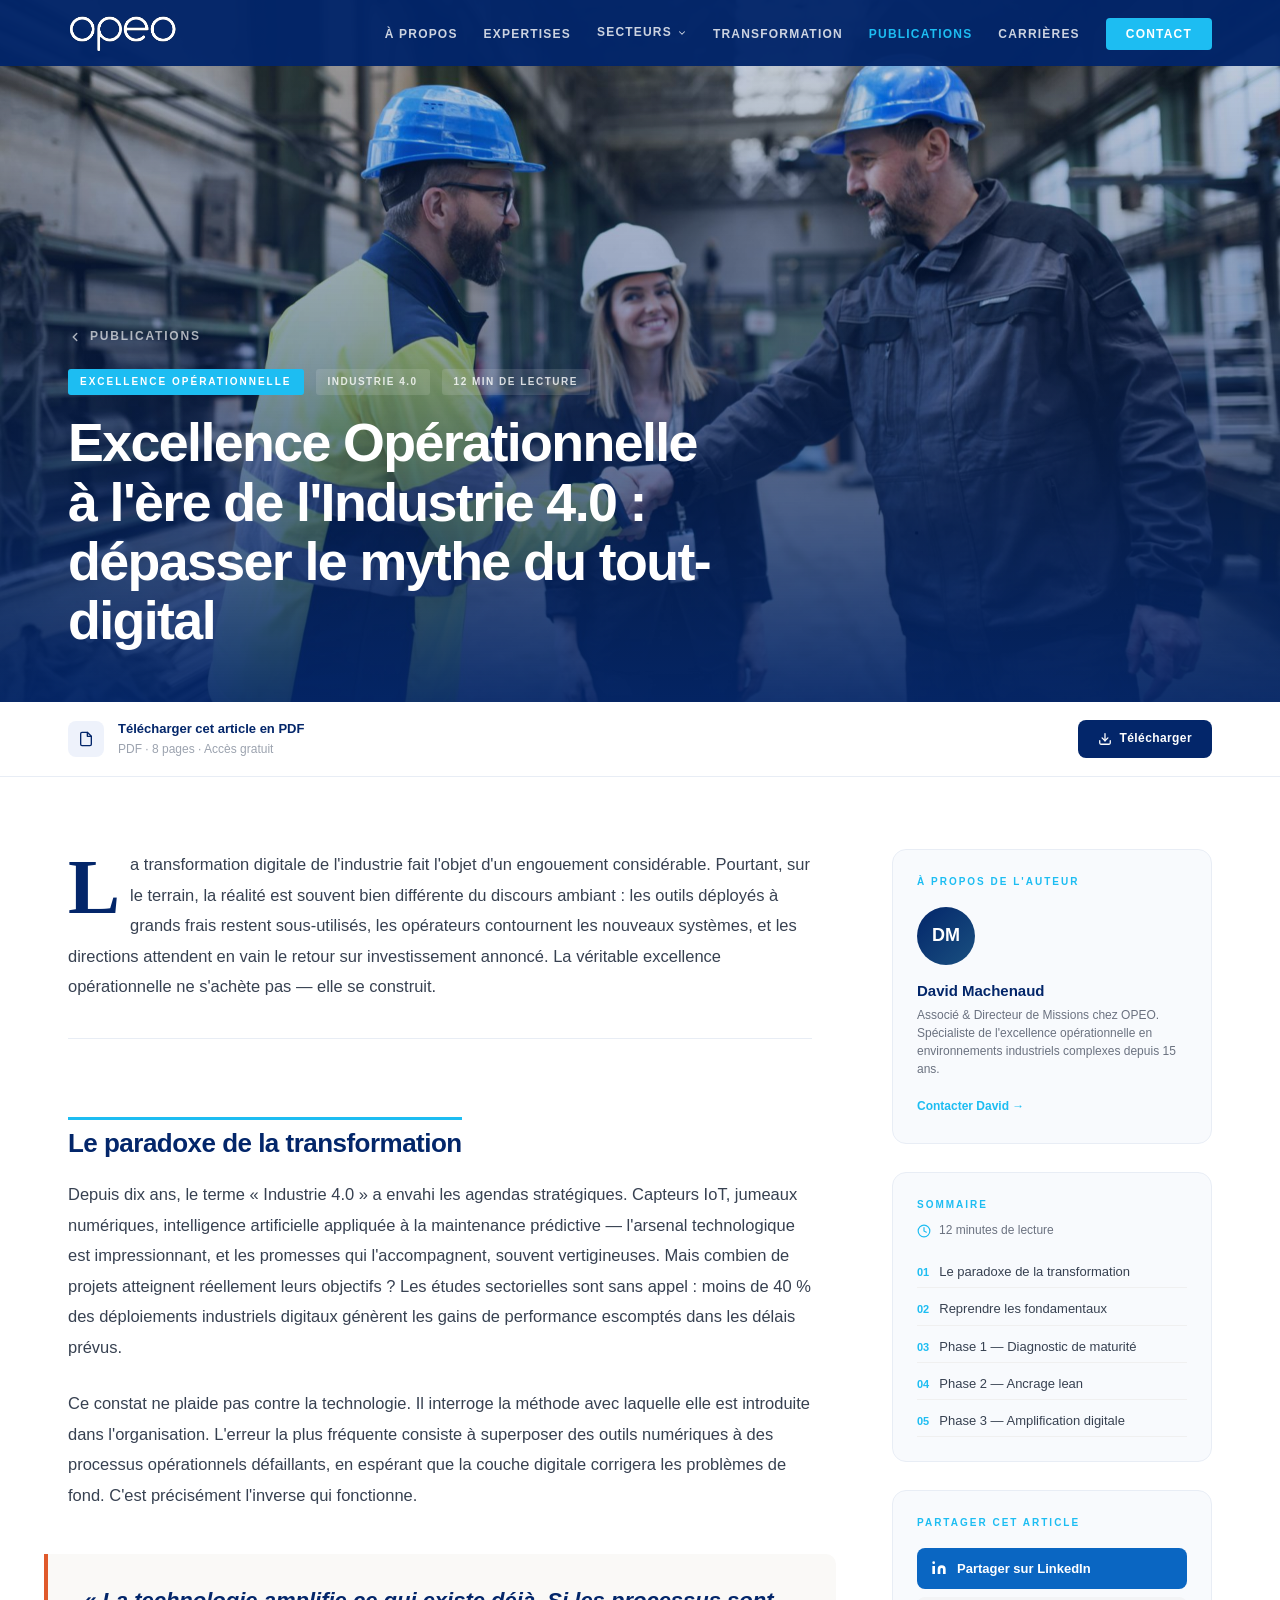
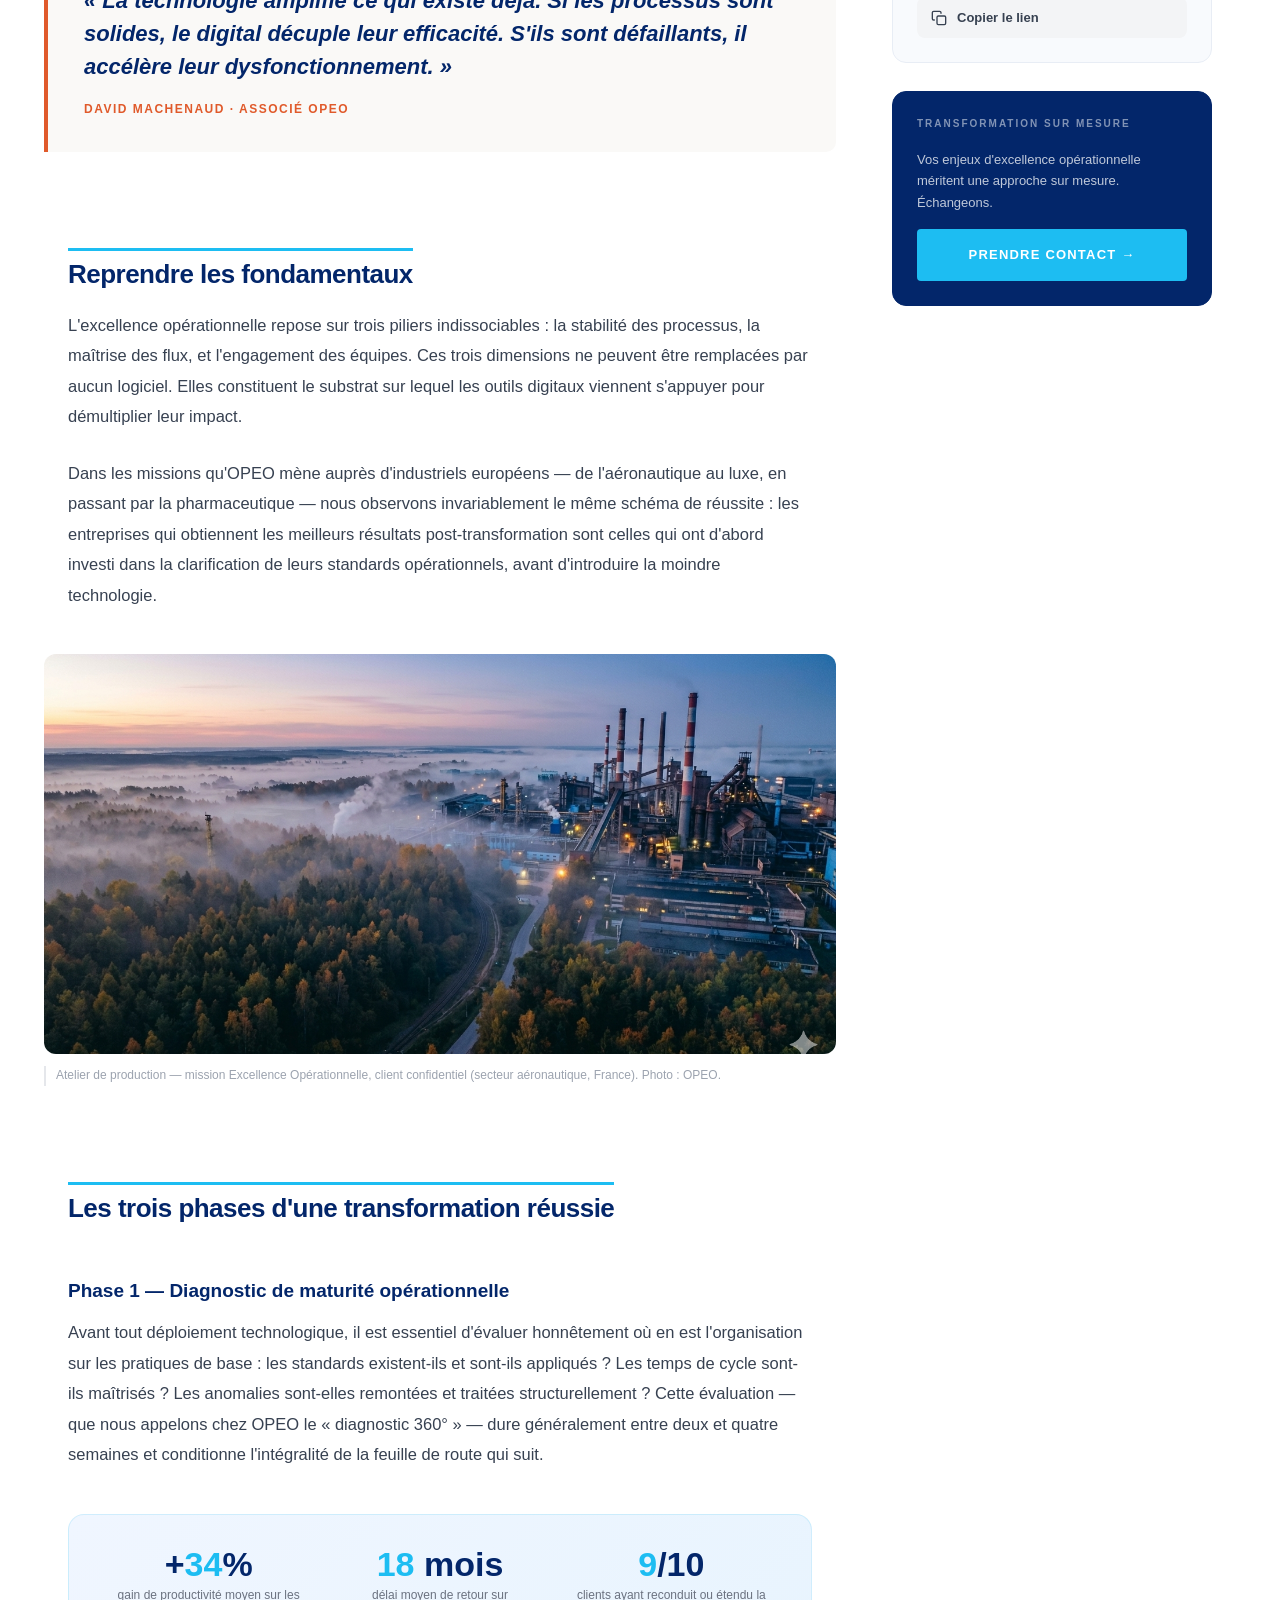
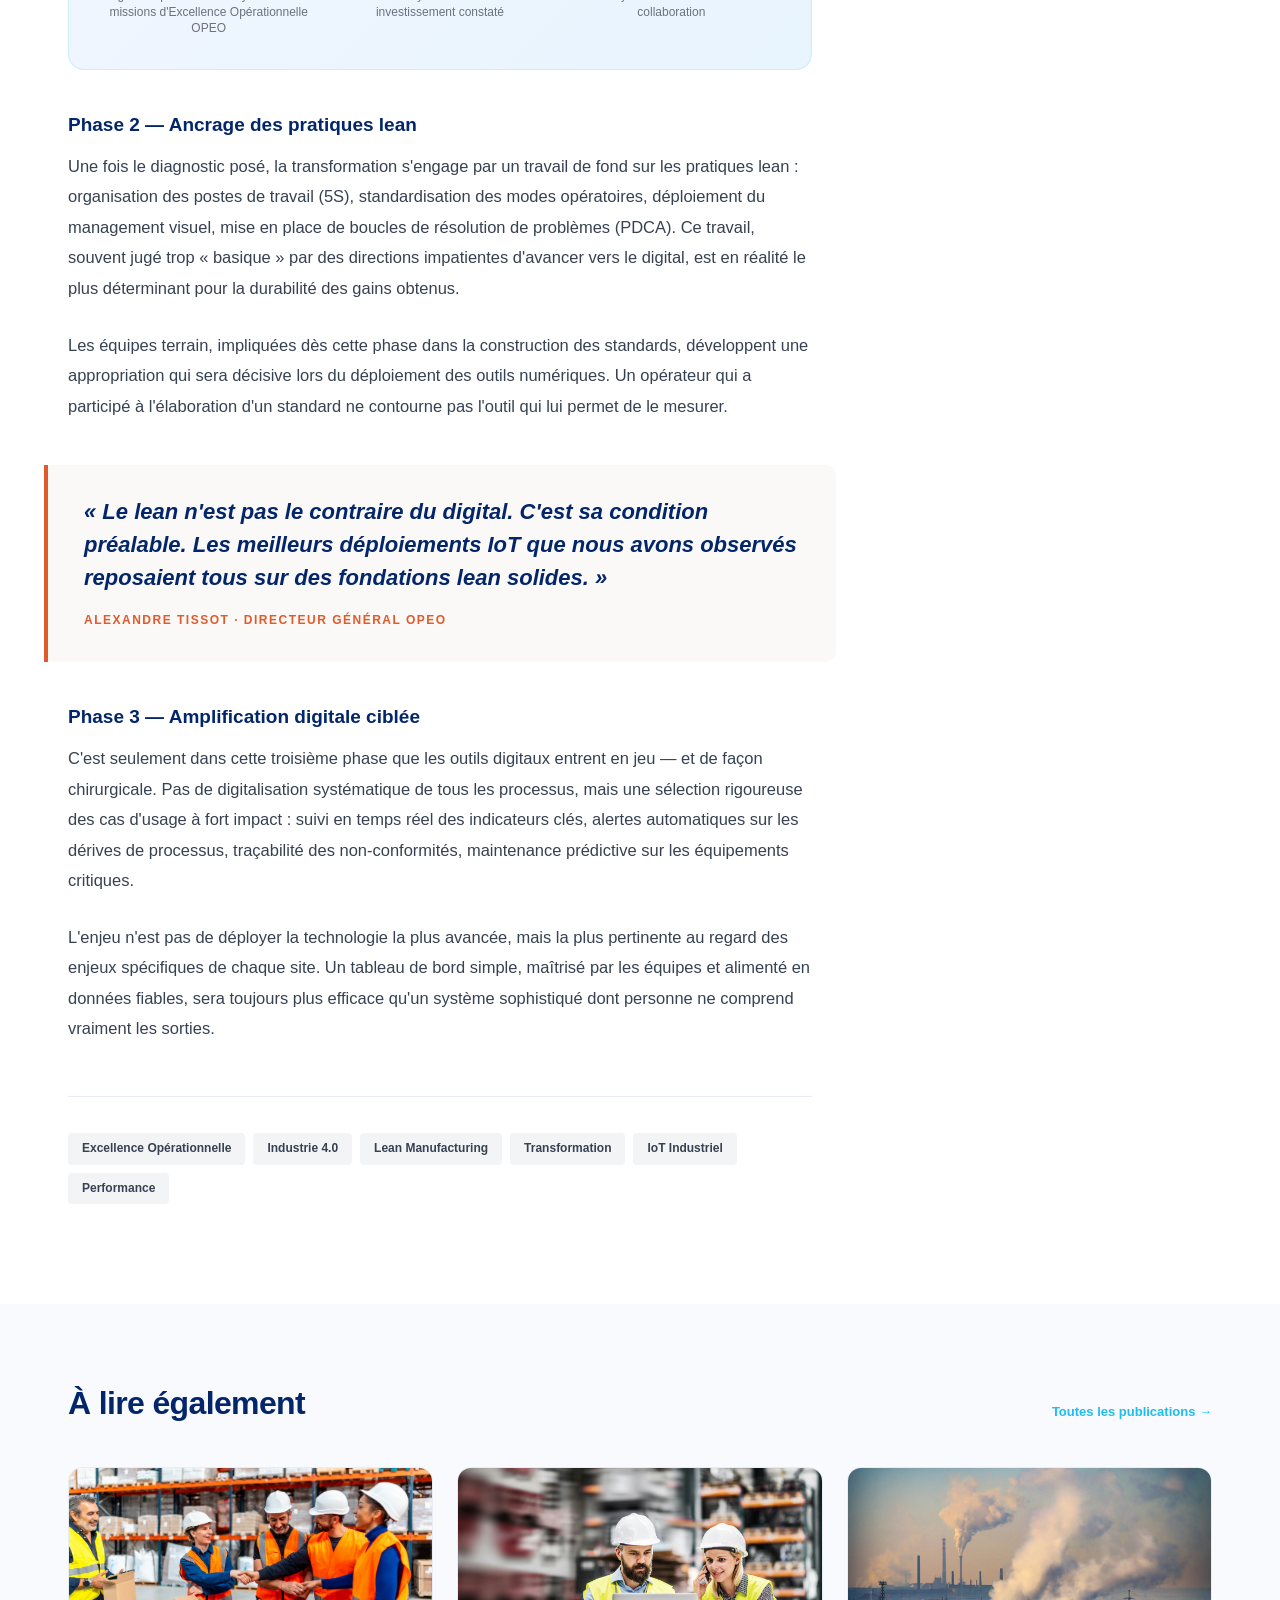
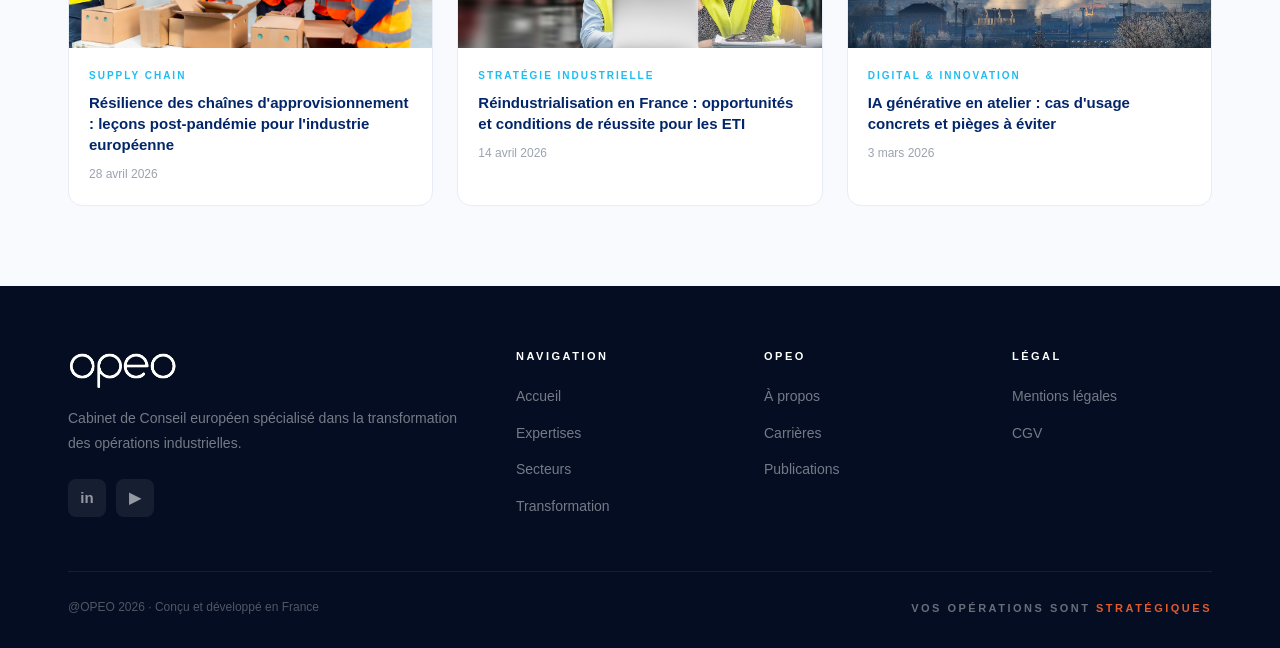
<file: article-example.html>
<!DOCTYPE html>
<html lang="fr">
<head>
  <meta charset="UTF-8"/><meta name="viewport" content="width=device-width,initial-scale=1.0"/>
  <title>Excellence Opérationnelle & Industrie 4.0 — OPEO</title>
  <link rel="stylesheet" href="styles.css"/>
  <style>

    /* ─── Reading Progress Bar ─── */
    #read-progress {
      position: fixed;
      top: 0; left: 0;
      height: 3px;
      width: 0%;
      background: linear-gradient(90deg, var(--cyan), #E05A2B);
      z-index: 9999;
      transition: width .1s linear;
    }

    /* ─── Article Hero ─── */
    .art-hero {
      position: relative;
      height: 78vh;
      min-height: 520px;
      overflow: hidden;
      background: var(--navy);
    }
    .art-hero-img {
      position: absolute;
      inset: 0;
      background: url("publications.jpg") center / cover no-repeat;
      transform-origin: center;
      will-change: transform;
    }
    .art-hero-overlay {
      position: absolute;
      inset: 0;
      background: linear-gradient(
        to top,
        rgba(3,38,106,.92) 0%,
        rgba(3,38,106,.45) 50%,
        rgba(3,38,106,.15) 100%
      );
    }
    .art-hero-content {
      position: absolute;
      bottom: 0; left: 0; right: 0;
      padding: 0 0 52px 0;
    }
    .art-hero-content .container {
      display: grid;
      grid-template-columns: 1fr 380px;
      gap: 40px;
      align-items: end;
    }
    .art-back {
      display: inline-flex;
      align-items: center;
      gap: 8px;
      color: rgba(255,255,255,.65);
      font-size: 12px;
      font-weight: 600;
      letter-spacing: 1.8px;
      text-transform: uppercase;
      text-decoration: none;
      margin-bottom: 22px;
      transition: color .2s;
    }
    .art-back:hover { color: var(--cyan); }
    .art-back svg { width:14px; height:14px; }
    .art-meta-row {
      display: flex;
      align-items: center;
      gap: 12px;
      margin-bottom: 18px;
      flex-wrap: wrap;
    }
    .art-cat {
      background: var(--cyan);
      color: #fff;
      font-size: 10px;
      font-weight: 800;
      letter-spacing: 2px;
      text-transform: uppercase;
      padding: 5px 12px;
      border-radius: 3px;
    }
    .art-cat-secondary {
      background: rgba(255,255,255,.12);
      color: rgba(255,255,255,.8);
      font-size: 10px;
      font-weight: 600;
      letter-spacing: 1.5px;
      text-transform: uppercase;
      padding: 5px 12px;
      border-radius: 3px;
    }
    .art-hero-title {
      color: #fff;
      font-size: clamp(28px, 4.2vw, 54px);
      line-height: 1.1;
      letter-spacing: -0.03em;
      font-weight: 800;
      margin-bottom: 0;
    }
    .art-hero-right {
      display: flex;
      flex-direction: column;
      gap: 18px;
      padding-bottom: 4px;
    }
    .art-stats-grid {
      display: grid;
      grid-template-columns: 1fr 1fr;
      gap: 1px;
      background: rgba(255,255,255,.12);
      border-radius: 10px;
      overflow: hidden;
    }
    .art-stat {
      background: rgba(3,38,106,.55);
      backdrop-filter: blur(12px);
      -webkit-backdrop-filter: blur(12px);
      padding: 16px 18px;
      border: 1px solid rgba(255,255,255,.08);
      box-shadow: inset 0 1px 0 rgba(255,255,255,.07);
    }
    .art-stat-val {
      color: var(--cyan);
      font-size: 22px;
      font-weight: 800;
      line-height: 1;
      margin-bottom: 4px;
    }
    .art-stat-label {
      color: rgba(255,255,255,.55);
      font-size: 11px;
      font-weight: 500;
      line-height: 1.3;
    }
    .art-author-mini {
      display: flex;
      align-items: center;
      gap: 12px;
      background: rgba(3,38,106,.55);
      backdrop-filter: blur(12px);
      -webkit-backdrop-filter: blur(12px);
      border: 1px solid rgba(255,255,255,.08);
      box-shadow: inset 0 1px 0 rgba(255,255,255,.07);
      padding: 14px 16px;
      border-radius: 10px;
    }
    .art-author-ava {
      width: 42px;
      height: 42px;
      border-radius: 50%;
      background: linear-gradient(135deg, var(--navy), #1a3d80);
      border: 2px solid rgba(29,189,242,.4);
      display: flex;
      align-items: center;
      justify-content: center;
      color: #fff;
      font-weight: 800;
      font-size: 14px;
      flex-shrink: 0;
    }
    .art-author-name {
      color: #fff;
      font-size: 13px;
      font-weight: 700;
      margin-bottom: 2px;
    }
    .art-author-role {
      color: rgba(255,255,255,.5);
      font-size: 11px;
    }
    .art-author-date {
      color: rgba(255,255,255,.4);
      font-size: 11px;
      margin-top: 2px;
    }

    /* ─── Article Layout ─── */
    .art-layout {
      background: #fff;
      padding: 72px 0 100px;
    }
    .art-grid {
      display: grid;
      grid-template-columns: 1fr 320px;
      gap: 80px;
      align-items: start;
    }

    /* ─── Article Body ─── */
    .art-body { min-width: 0; }
    .art-intro {
      font-size: 19px;
      line-height: 1.75;
      color: var(--navy);
      font-weight: 500;
      margin-bottom: 36px;
      padding-bottom: 36px;
      border-bottom: 1px solid #e8edf5;
    }
    .art-body p {
      font-size: 16.5px;
      line-height: 1.85;
      color: #374151;
      margin-bottom: 26px;
    }
    .art-body h2 {
      font-size: 26px;
      color: var(--navy);
      font-weight: 800;
      letter-spacing: -0.02em;
      margin: 52px 0 20px;
      padding-top: 8px;
      border-top: 3px solid var(--cyan);
      display: inline-block;
    }
    .art-body h3 {
      font-size: 19px;
      color: var(--navy);
      font-weight: 700;
      margin: 36px 0 14px;
    }

    /* Drop cap */
    .art-intro::first-letter {
      float: left;
      font-size: 78px;
      line-height: .82;
      font-weight: 900;
      color: var(--navy);
      margin-right: 10px;
      margin-top: 6px;
      font-family: Georgia, serif;
    }

    /* Pull quote */
    .pull-quote {
      margin: 44px -24px;
      padding: 30px 36px;
      border-left: 4px solid #E05A2B;
      background: #faf9f7;
      border-radius: 0 10px 10px 0;
    }
    .pull-quote p {
      font-size: 22px !important;
      line-height: 1.5 !important;
      font-style: italic;
      color: var(--navy) !important;
      font-weight: 600;
      margin-bottom: 12px !important;
    }
    .pull-quote cite {
      font-size: 12px;
      font-weight: 700;
      letter-spacing: 1.5px;
      text-transform: uppercase;
      color: #E05A2B;
      font-style: normal;
    }

    /* In-article image */
    .art-figure {
      margin: 44px -24px;
    }
    .art-figure img {
      width: 100%;
      height: 400px;
      object-fit: cover;
      border-radius: 12px;
      display: block;
    }
    .art-figure figcaption {
      margin-top: 12px;
      font-size: 12px;
      color: #9ca3af;
      padding-left: 4px;
      border-left: 2px solid #e5e7eb;
      padding-left: 10px;
    }

    /* Key data callout */
    .art-data-row {
      display: grid;
      grid-template-columns: 1fr 1fr 1fr;
      gap: 16px;
      margin: 44px 0;
      padding: 32px;
      background: linear-gradient(135deg, #f0f6ff 0%, #e8f4fe 100%);
      border-radius: 16px;
      border: 1px solid rgba(29,189,242,.15);
    }
    .art-kpi { text-align: center; }
    .art-kpi-val {
      font-size: 34px;
      font-weight: 900;
      color: var(--navy);
      line-height: 1;
      margin-bottom: 6px;
    }
    .art-kpi-val span { color: var(--cyan); }
    .art-kpi-label {
      font-size: 12px;
      color: #6b7280;
      line-height: 1.4;
    }
    .art-kpi-divider {
      width: 1px;
      background: rgba(3,38,106,.1);
      margin: 0 auto;
      height: 100%;
      display: none;
    }

    /* Tags */
    .art-tags {
      display: flex;
      flex-wrap: wrap;
      gap: 8px;
      margin-top: 52px;
      padding-top: 36px;
      border-top: 1px solid #e8edf5;
    }
    .art-tag {
      background: #f3f4f6;
      color: #374151;
      font-size: 12px;
      font-weight: 600;
      padding: 6px 14px;
      border-radius: 4px;
      text-decoration: none;
      transition: all .2s;
    }
    .art-tag:hover {
      background: var(--navy);
      color: #fff;
    }

    /* ─── Sidebar ─── */
    .art-sidebar {
      position: sticky;
      top: 104px;
      display: flex;
      flex-direction: column;
      gap: 28px;
    }
    .sb-block {
      background: #f8fafd;
      border-radius: 14px;
      padding: 24px;
      border: 1px solid #e8edf5;
    }
    .sb-label {
      font-size: 10px;
      font-weight: 800;
      letter-spacing: 2px;
      text-transform: uppercase;
      color: var(--cyan);
      margin-bottom: 16px;
    }
    .sb-author-ava {
      width: 58px;
      height: 58px;
      border-radius: 50%;
      background: linear-gradient(135deg, var(--navy), #1a5080);
      display: flex;
      align-items: center;
      justify-content: center;
      color: #fff;
      font-weight: 800;
      font-size: 18px;
      margin-bottom: 14px;
    }
    .sb-author-name {
      color: var(--navy);
      font-size: 15px;
      font-weight: 700;
      margin-bottom: 3px;
    }
    .sb-author-role {
      color: #6b7280;
      font-size: 12px;
      line-height: 1.5;
      margin-bottom: 14px;
    }
    .sb-author-link {
      color: var(--cyan);
      font-size: 12px;
      font-weight: 600;
      text-decoration: none;
    }
    /* TOC */
    .sb-toc { list-style: none; padding: 0; margin: 0; display: flex; flex-direction: column; gap: 6px; }
    .sb-toc li a {
      display: flex;
      align-items: flex-start;
      gap: 10px;
      color: #374151;
      font-size: 13px;
      line-height: 1.4;
      text-decoration: none;
      padding: 6px 0;
      border-bottom: 1px solid #f0f0f0;
      transition: color .2s;
    }
    .sb-toc li a:hover { color: var(--navy); }
    .sb-toc li a .toc-num {
      color: var(--cyan);
      font-weight: 700;
      font-size: 11px;
      flex-shrink: 0;
      margin-top: 2px;
    }
    /* Share */
    .sb-share-btns { display: flex; flex-direction: column; gap: 8px; }
    .sb-share-btn {
      display: flex;
      align-items: center;
      gap: 10px;
      padding: 10px 14px;
      border-radius: 8px;
      font-size: 13px;
      font-weight: 600;
      text-decoration: none;
      transition: all .2s;
    }
    .sb-share-btn.li { background: #0a66c2; color: #fff; }
    .sb-share-btn.li:hover { background: #0958a8; }
    .sb-share-btn.cp { background: #f3f4f6; color: #374151; }
    .sb-share-btn.cp:hover { background: #e5e7eb; }
    .sb-share-btn svg { width: 16px; height: 16px; flex-shrink: 0; }
    /* Reading time pill */
    .sb-read-time {
      display: flex;
      align-items: center;
      gap: 8px;
      font-size: 12px;
      color: #6b7280;
      margin-top: -8px;
    }
    .sb-read-time svg { width: 14px; height: 14px; color: var(--cyan); }

    /* ─── Related Articles ─── */
    .art-related {
      background: #f8fafd;
      padding: 80px 0;
    }
    .related-header {
      display: flex;
      align-items: flex-end;
      justify-content: space-between;
      margin-bottom: 44px;
    }
    .related-header h2 {
      font-size: 32px;
      color: var(--navy);
      font-weight: 800;
      letter-spacing: -0.02em;
    }
    .related-header a {
      color: var(--cyan);
      font-size: 13px;
      font-weight: 700;
      text-decoration: none;
    }
    .related-grid {
      display: grid;
      grid-template-columns: 1fr 1fr 1fr;
      gap: 24px;
    }
    .rel-card {
      background: #fff;
      border-radius: 14px;
      overflow: hidden;
      border: 1px solid #e8edf5;
      text-decoration: none;
      display: block;
      transition: transform .25s, box-shadow .25s;
    }
    .rel-card:hover {
      transform: translateY(-4px);
      box-shadow: 0 16px 40px -12px rgba(3,38,106,.12);
    }
    .rel-card-img {
      height: 180px;
      object-fit: cover;
      width: 100%;
      display: block;
    }
    .rel-card-body { padding: 20px; }
    .rel-card-cat {
      font-size: 10px;
      font-weight: 800;
      letter-spacing: 2px;
      text-transform: uppercase;
      color: var(--cyan);
      margin-bottom: 8px;
    }
    .rel-card-title {
      color: var(--navy);
      font-size: 15px;
      font-weight: 700;
      line-height: 1.4;
      margin-bottom: 10px;
    }
    .rel-card-date {
      font-size: 12px;
      color: #9ca3af;
    }

    /* Reveal */
    .reveal { opacity: 0; transform: translateY(28px); transition: opacity .65s cubic-bezier(.16,1,.3,1), transform .65s cubic-bezier(.16,1,.3,1); }
    .reveal.on { opacity: 1; transform: none; }

    /* ─── Responsive ─── */
    @media (max-width: 960px) {
      .art-hero-content .container { grid-template-columns: 1fr; }
      .art-hero-right { display: none; }
      .art-grid { grid-template-columns: 1fr; }
      .art-sidebar { position: static; }
      .related-grid { grid-template-columns: 1fr 1fr; }
      .art-data-row { grid-template-columns: 1fr; gap: 24px; }
      .pull-quote, .art-figure { margin-left: 0; margin-right: 0; }
    }
    @media (max-width: 600px) {
      .related-grid { grid-template-columns: 1fr; }
      .art-hero { height: 60vh; }
      .art-intro::first-letter { font-size: 56px; }
    }

    /* ─── Download Banner ─── */
    .art-dl {
      background: #fff;
      border-bottom: 1px solid #e8edf5;
    }
    .art-dl-inner {
      display: flex;
      align-items: center;
      justify-content: space-between;
      gap: 20px;
      padding: 16px 0;
    }
    .art-dl-left {
      display: flex;
      align-items: center;
      gap: 14px;
    }
    .art-dl-ico {
      width: 36px; height: 36px;
      background: #eef2fb;
      border-radius: 8px;
      display: flex; align-items: center; justify-content: center;
      flex-shrink: 0;
    }
    .art-dl-ico svg { width: 16px; height: 16px; stroke: var(--navy); fill: none; stroke-width: 2; stroke-linecap: round; stroke-linejoin: round; }
    .art-dl-label {
      font-size: 13px;
      font-weight: 600;
      color: var(--navy);
    }
    .art-dl-meta {
      font-size: 12px;
      color: #9ca3af;
      margin-top: 1px;
    }
    .art-dl-btn {
      display: inline-flex;
      align-items: center;
      gap: 8px;
      background: var(--navy);
      color: #fff;
      padding: 9px 20px;
      border-radius: 8px;
      font-size: 12px;
      font-weight: 700;
      letter-spacing: .4px;
      text-decoration: none;
      white-space: nowrap;
      flex-shrink: 0;
      transition: background .2s;
    }
    .art-dl-btn:hover { background: var(--cyan); }
    .art-dl-btn svg { width: 14px; height: 14px; stroke: currentColor; fill: none; stroke-width: 2.2; stroke-linecap: round; stroke-linejoin: round; }
    @media (max-width: 600px) {
      .art-dl-inner { flex-wrap: wrap; }
      .art-dl-meta { display: none; }
    }
  </style>
</head>
<body>

<!-- Reading progress -->
<div id="read-progress"></div>

<!-- Mobile menu -->
<div class="mob-menu" id="mobMenu">
  <button class="mob-close" onclick="closeMob()">✕</button>
  <a href="index.html">Accueil</a><a href="a-propos.html">À propos</a>
  <a href="expertises.html">Expertises</a><a href="secteurs.html">Secteurs</a>
  <a href="transformation.html">Transformation</a><a href="publications.html" class="active">Publications</a>
  <a href="carrieres.html">Carrières</a><a href="contact.html">Contact</a>
  <div class="mob-lang-switch"><button class="lang-btn active">FR</button><button class="lang-btn" onclick="checkEnLang()">EN</button></div>
</div>

<!-- Navbar -->
<nav class="navbar solid">
  <div class="container"><div class="nav-inner">
    <a href="index.html" class="nav-logo-link"><img src="logo-official.svg" class="nav-logo-img" alt="OPEO" /></a>
    <ul class="nav-links">
      <li><a href="a-propos.html">À propos</a></li>
      <li><a href="expertises.html">Expertises</a></li>
      <li class="has-drop"><a href="secteurs.html">Secteurs <svg class="drop-chevron" viewBox="0 0 24 24" fill="none" stroke="currentColor" stroke-width="2.5" stroke-linecap="round" stroke-linejoin="round"><polyline points="6 9 12 15 18 9"/></svg></a><div class="nav-drop nav-drop-wide nav-drop-sec"><div class="mega-header"><span class="mega-label">Nos Secteurs</span></div><div class="drop-grid drop-grid-2"><a href="secteur-luxe.html" class="drop-card"><span class="drop-card-title">Luxe</span></a><a href="secteur-process.html" class="drop-card"><span class="drop-card-title">Industrie de Process</span></a><a href="secteur-aeronautique.html" class="drop-card"><span class="drop-card-title">Aéronautique & Défense</span></a><a href="secteur-pharma.html" class="drop-card"><span class="drop-card-title">Pharma & Santé</span></a></div></div></li>
      <li><a href="transformation.html">Transformation</a></li>
      <li><a href="publications.html" class="active">Publications</a></li>
      <li><a href="carrieres.html">Carrières</a></li>
      <li><a href="contact.html" class="cta-link">Contact</a></li>
    </ul>
  </div></div>
</nav>

<!-- ─── ARTICLE HERO ─── -->
<section class="art-hero">
  <div class="art-hero-img" id="heroParallax"></div>
  <div class="art-hero-overlay"></div>
  <div class="art-hero-content">
    <div class="container">
      <div>
        <a href="publications.html" class="art-back">
          <svg viewBox="0 0 24 24" fill="none" stroke="currentColor" stroke-width="2.5" stroke-linecap="round" stroke-linejoin="round"><polyline points="15 18 9 12 15 6"/></svg>
          Publications
        </a>
        <div class="art-meta-row">
          <span class="art-cat">Excellence Opérationnelle</span>
          <span class="art-cat-secondary">Industrie 4.0</span>
          <span class="art-cat-secondary">12 min de lecture</span>
        </div>
        <h1 class="art-hero-title">Excellence Opérationnelle<br>à l'ère de l'Industrie 4.0 :<br>dépasser le mythe du tout-digital</h1>
      </div>
    </div>
  </div>
</section>

<!-- ─── DOWNLOAD BANNER ─── -->
<section class="art-dl">
  <div class="container">
    <div class="art-dl-inner">
      <div class="art-dl-left">
        <div class="art-dl-ico">
          <svg viewBox="0 0 24 24"><path d="M14 2H6a2 2 0 0 0-2 2v16a2 2 0 0 0 2 2h12a2 2 0 0 0 2-2V8z"/><polyline points="14 2 14 8 20 8"/></svg>
        </div>
        <div>
          <div class="art-dl-label">Télécharger cet article en PDF</div>
          <div class="art-dl-meta">PDF · 8 pages · Accès gratuit</div>
        </div>
      </div>
      <a href="#" class="art-dl-btn" download>
        <svg viewBox="0 0 24 24"><path d="M21 15v4a2 2 0 0 1-2 2H5a2 2 0 0 1-2-2v-4"/><polyline points="7 10 12 15 17 10"/><line x1="12" y1="15" x2="12" y2="3"/></svg>
        Télécharger
      </a>
    </div>
  </div>
</section>

<!-- ─── ARTICLE BODY ─── -->
<section class="art-layout">
  <div class="container">
    <div class="art-grid">

      <!-- Main content -->
      <article class="art-body">

        <p class="art-intro reveal">
          La transformation digitale de l'industrie fait l'objet d'un engouement considérable. Pourtant, sur le terrain, la réalité est souvent bien différente du discours ambiant : les outils déployés à grands frais restent sous-utilisés, les opérateurs contournent les nouveaux systèmes, et les directions attendent en vain le retour sur investissement annoncé. La véritable excellence opérationnelle ne s'achète pas — elle se construit.
        </p>

        <h2 class="reveal">Le paradoxe de la transformation</h2>

        <p class="reveal">Depuis dix ans, le terme « Industrie 4.0 » a envahi les agendas stratégiques. Capteurs IoT, jumeaux numériques, intelligence artificielle appliquée à la maintenance prédictive — l'arsenal technologique est impressionnant, et les promesses qui l'accompagnent, souvent vertigineuses. Mais combien de projets atteignent réellement leurs objectifs ? Les études sectorielles sont sans appel : moins de 40 % des déploiements industriels digitaux génèrent les gains de performance escomptés dans les délais prévus.</p>

        <p class="reveal">Ce constat ne plaide pas contre la technologie. Il interroge la méthode avec laquelle elle est introduite dans l'organisation. L'erreur la plus fréquente consiste à superposer des outils numériques à des processus opérationnels défaillants, en espérant que la couche digitale corrigera les problèmes de fond. C'est précisément l'inverse qui fonctionne.</p>

        <div class="pull-quote reveal">
          <p>« La technologie amplifie ce qui existe déjà. Si les processus sont solides, le digital décuple leur efficacité. S'ils sont défaillants, il accélère leur dysfonctionnement. »</p>
          <cite>David Machenaud · Associé OPEO</cite>
        </div>

        <h2 class="reveal">Reprendre les fondamentaux</h2>

        <p class="reveal">L'excellence opérationnelle repose sur trois piliers indissociables : la stabilité des processus, la maîtrise des flux, et l'engagement des équipes. Ces trois dimensions ne peuvent être remplacées par aucun logiciel. Elles constituent le substrat sur lequel les outils digitaux viennent s'appuyer pour démultiplier leur impact.</p>

        <p class="reveal">Dans les missions qu'OPEO mène auprès d'industriels européens — de l'aéronautique au luxe, en passant par la pharmaceutique — nous observons invariablement le même schéma de réussite : les entreprises qui obtiennent les meilleurs résultats post-transformation sont celles qui ont d'abord investi dans la clarification de leurs standards opérationnels, avant d'introduire la moindre technologie.</p>

        <figure class="art-figure reveal">
          <img src="banniere-publications.jpg" alt="Atelier industriel — excellence opérationnelle">
          <figcaption>Atelier de production — mission Excellence Opérationnelle, client confidentiel (secteur aéronautique, France). Photo : OPEO.</figcaption>
        </figure>

        <h2 class="reveal">Les trois phases d'une transformation réussie</h2>

        <h3 class="reveal">Phase 1 — Diagnostic de maturité opérationnelle</h3>

        <p class="reveal">Avant tout déploiement technologique, il est essentiel d'évaluer honnêtement où en est l'organisation sur les pratiques de base : les standards existent-ils et sont-ils appliqués ? Les temps de cycle sont-ils maîtrisés ? Les anomalies sont-elles remontées et traitées structurellement ? Cette évaluation — que nous appelons chez OPEO le « diagnostic 360° » — dure généralement entre deux et quatre semaines et conditionne l'intégralité de la feuille de route qui suit.</p>

        <div class="art-data-row reveal">
          <div class="art-kpi">
            <div class="art-kpi-val">+<span>34</span>%</div>
            <div class="art-kpi-label">gain de productivité moyen sur les missions d'Excellence Opérationnelle OPEO</div>
          </div>
          <div class="art-kpi">
            <div class="art-kpi-val"><span>18</span> mois</div>
            <div class="art-kpi-label">délai moyen de retour sur investissement constaté</div>
          </div>
          <div class="art-kpi">
            <div class="art-kpi-val"><span>9</span>/10</div>
            <div class="art-kpi-label">clients ayant reconduit ou étendu la collaboration</div>
          </div>
        </div>

        <h3 class="reveal">Phase 2 — Ancrage des pratiques lean</h3>

        <p class="reveal">Une fois le diagnostic posé, la transformation s'engage par un travail de fond sur les pratiques lean : organisation des postes de travail (5S), standardisation des modes opératoires, déploiement du management visuel, mise en place de boucles de résolution de problèmes (PDCA). Ce travail, souvent jugé trop « basique » par des directions impatientes d'avancer vers le digital, est en réalité le plus déterminant pour la durabilité des gains obtenus.</p>

        <p class="reveal">Les équipes terrain, impliquées dès cette phase dans la construction des standards, développent une appropriation qui sera décisive lors du déploiement des outils numériques. Un opérateur qui a participé à l'élaboration d'un standard ne contourne pas l'outil qui lui permet de le mesurer.</p>

        <div class="pull-quote reveal">
          <p>« Le lean n'est pas le contraire du digital. C'est sa condition préalable. Les meilleurs déploiements IoT que nous avons observés reposaient tous sur des fondations lean solides. »</p>
          <cite>Alexandre Tissot · Directeur Général OPEO</cite>
        </div>

        <h3 class="reveal">Phase 3 — Amplification digitale ciblée</h3>

        <p class="reveal">C'est seulement dans cette troisième phase que les outils digitaux entrent en jeu — et de façon chirurgicale. Pas de digitalisation systématique de tous les processus, mais une sélection rigoureuse des cas d'usage à fort impact : suivi en temps réel des indicateurs clés, alertes automatiques sur les dérives de processus, traçabilité des non-conformités, maintenance prédictive sur les équipements critiques.</p>

        <p class="reveal">L'enjeu n'est pas de déployer la technologie la plus avancée, mais la plus pertinente au regard des enjeux spécifiques de chaque site. Un tableau de bord simple, maîtrisé par les équipes et alimenté en données fiables, sera toujours plus efficace qu'un système sophistiqué dont personne ne comprend vraiment les sorties.</p>

        <div class="art-tags">
          <a href="#" class="art-tag">Excellence Opérationnelle</a>
          <a href="#" class="art-tag">Industrie 4.0</a>
          <a href="#" class="art-tag">Lean Manufacturing</a>
          <a href="#" class="art-tag">Transformation</a>
          <a href="#" class="art-tag">IoT Industriel</a>
          <a href="#" class="art-tag">Performance</a>
        </div>

      </article>

      <!-- Sidebar -->
      <aside class="art-sidebar">

        <div class="sb-block reveal" data-d="1">
          <div class="sb-label">À propos de l'auteur</div>
          <div class="sb-author-ava">DM</div>
          <div class="sb-author-name">David Machenaud</div>
          <div class="sb-author-role">Associé & Directeur de Missions chez OPEO. Spécialiste de l'excellence opérationnelle en environnements industriels complexes depuis 15 ans.</div>
          <a href="contact.html" class="sb-author-link">Contacter David →</a>
        </div>

        <div class="sb-block reveal" data-d="2">
          <div class="sb-label">Sommaire</div>
          <div class="sb-read-time">
            <svg viewBox="0 0 24 24" fill="none" stroke="currentColor" stroke-width="2" stroke-linecap="round" stroke-linejoin="round"><circle cx="12" cy="12" r="10"/><polyline points="12 6 12 12 16 14"/></svg>
            12 minutes de lecture
          </div>
          <ul class="sb-toc" style="margin-top:16px;">
            <li><a href="#"><span class="toc-num">01</span> Le paradoxe de la transformation</a></li>
            <li><a href="#"><span class="toc-num">02</span> Reprendre les fondamentaux</a></li>
            <li><a href="#"><span class="toc-num">03</span> Phase 1 — Diagnostic de maturité</a></li>
            <li><a href="#"><span class="toc-num">04</span> Phase 2 — Ancrage lean</a></li>
            <li><a href="#"><span class="toc-num">05</span> Phase 3 — Amplification digitale</a></li>
          </ul>
        </div>

        <div class="sb-block reveal" data-d="3">
          <div class="sb-label">Partager cet article</div>
          <div class="sb-share-btns">
            <a href="https://www.linkedin.com/company/opeo/" target="_blank" class="sb-share-btn li">
              <svg viewBox="0 0 24 24" fill="currentColor"><path d="M16 8a6 6 0 0 1 6 6v7h-4v-7a2 2 0 0 0-2-2 2 2 0 0 0-2 2v7h-4v-7a6 6 0 0 1 6-6z"/><rect x="2" y="9" width="4" height="12"/><circle cx="4" cy="4" r="2"/></svg>
              Partager sur LinkedIn
            </a>
            <a href="#" class="sb-share-btn cp" onclick="navigator.clipboard.writeText(window.location.href);this.textContent='Lien copié !';setTimeout(()=>this.innerHTML='<svg viewBox=\'0 0 24 24\' fill=\'none\' stroke=\'currentColor\' stroke-width=\'2\' stroke-linecap=\'round\' stroke-linejoin=\'round\'><rect x=\'9\' y=\'9\' width=\'13\' height=\'13\' rx=\'2\' ry=\'2\'/><path d=\'M5 15H4a2 2 0 0 1-2-2V4a2 2 0 0 1 2-2h9a2 2 0 0 1 2 2v1\'/></svg> Copier le lien',2000);return false;">
              <svg viewBox="0 0 24 24" fill="none" stroke="currentColor" stroke-width="2" stroke-linecap="round" stroke-linejoin="round"><rect x="9" y="9" width="13" height="13" rx="2" ry="2"/><path d="M5 15H4a2 2 0 0 1-2-2V4a2 2 0 0 1 2-2h9a2 2 0 0 1 2 2v1"/></svg>
              Copier le lien
            </a>
          </div>
        </div>

        <div class="sb-block reveal" data-d="4" style="background:var(--navy);border-color:var(--navy);">
          <div class="sb-label" style="color:rgba(255,255,255,.5);">Transformation sur mesure</div>
          <p style="color:rgba(255,255,255,.75);font-size:13px;line-height:1.65;margin:0 0 16px;">Vos enjeux d'excellence opérationnelle méritent une approche sur mesure. Échangeons.</p>
          <a href="contact.html" class="btn btn-cyan" style="display:block;text-align:center;font-size:13px;">Prendre contact →</a>
        </div>

      </aside>
    </div>
  </div>
</section>

<!-- ─── RELATED ARTICLES ─── -->
<section class="art-related">
  <div class="container">
    <div class="related-header reveal">
      <h2>À lire également</h2>
      <a href="publications.html">Toutes les publications →</a>
    </div>
    <div class="related-grid">
      <a href="#" class="rel-card reveal">
        <img class="rel-card-img" src="photo expertise.jpg" alt="Supply Chain">
        <div class="rel-card-body">
          <div class="rel-card-cat">Supply Chain</div>
          <div class="rel-card-title">Résilience des chaînes d'approvisionnement : leçons post-pandémie pour l'industrie européenne</div>
          <div class="rel-card-date">28 avril 2026</div>
        </div>
      </a>
      <a href="#" class="rel-card reveal" data-d="1">
        <img class="rel-card-img" src="mission-bg.jpg" alt="Stratégie">
        <div class="rel-card-body">
          <div class="rel-card-cat">Stratégie Industrielle</div>
          <div class="rel-card-title">Réindustrialisation en France : opportunités et conditions de réussite pour les ETI</div>
          <div class="rel-card-date">14 avril 2026</div>
        </div>
      </a>
      <a href="#" class="rel-card reveal" data-d="2">
        <img class="rel-card-img" src="hero-bg.jpg" alt="Digital">
        <div class="rel-card-body">
          <div class="rel-card-cat">Digital &amp; Innovation</div>
          <div class="rel-card-title">IA générative en atelier : cas d'usage concrets et pièges à éviter</div>
          <div class="rel-card-date">3 mars 2026</div>
        </div>
      </a>
    </div>
  </div>
</section>

<!-- ─── FOOTER ─── -->
<footer class="footer"><div class="container">
  <div class="footer-grid">
    <div class="footer-brand"><a href="index.html" class="nav-logo-link"><img src="logo-official.svg" class="nav-logo-img" alt="OPEO" /></a><p>Cabinet de Conseil européen spécialisé dans la transformation des opérations industrielles.</p><div class="footer-socials"><a href="https://www.linkedin.com/company/opeo/" target="_blank" class="soc-link">in</a><a href="https://www.youtube.com/channel/UCHxWDzGkSoEmFhDaU6nbsCg" target="_blank" class="soc-link">▶</a></div></div>
    <div class="footer-col"><h4>Navigation</h4><ul class="footer-nav"><li><a href="index.html">Accueil</a></li><li><a href="expertises.html">Expertises</a></li><li><a href="secteurs.html">Secteurs</a></li><li><a href="transformation.html">Transformation</a></li></ul></div>
    <div class="footer-col"><h4>OPEO</h4><ul class="footer-nav"><li><a href="a-propos.html">À propos</a></li><li><a href="carrieres.html">Carrières</a></li><li><a href="publications.html">Publications</a></li></ul></div>
    <div class="footer-col"><h4>Légal</h4><ul class="footer-nav"><li><a href="mentions-legales.html">Mentions légales</a></li><li><a href="https://opeo.consulting" target="_blank">CGV</a></li></ul></div>
  </div>
  <div class="footer-bottom"><p>@OPEO 2026 · Conçu et développé en France</p><div class="footer-tagline">Vos Opérations sont <em>Stratégiques</em></div></div>
</div></footer>

<script>
/* ── Nav ── */
function openMob(){document.getElementById('mobMenu').classList.add('open');}
function closeMob(){document.getElementById('mobMenu').classList.remove('open');}

/* ── Reading progress ── */
const prog = document.getElementById('read-progress');
window.addEventListener('scroll', () => {
  const doc = document.documentElement;
  const scrolled = doc.scrollTop || document.body.scrollTop;
  const total = doc.scrollHeight - doc.clientHeight;
  prog.style.width = (scrolled / total * 100) + '%';
}, { passive: true });

/* ── Hero parallax ── */
const heroImg = document.getElementById('heroParallax');
window.addEventListener('scroll', () => {
  const y = window.scrollY;
  heroImg.style.transform = 'translateY(' + (y * 0.35) + 'px)';
}, { passive: true });

/* ── Scroll reveal ── */
const revObs = new IntersectionObserver(e => e.forEach(x => {
  if (x.isIntersecting) {
    const d = x.target.dataset.d ? parseFloat(x.target.dataset.d) * 80 : 0;
    setTimeout(() => {
      x.target.classList.add('on');
    }, d);
    revObs.unobserve(x.target);
  }
}), { threshold: 0.1 });
document.querySelectorAll('.reveal').forEach(el => revObs.observe(el));
</script>

<!-- LANG MODAL -->
<div class="lang-modal-overlay" id="langModal" onclick="closeLangModal()">
  <div class="lang-modal" onclick="event.stopPropagation()">
    <button class="lang-modal-close" onclick="closeLangModal()" aria-label="Fermer">&#x2715;</button>
    <div class="lang-modal-ico">
      <svg viewBox="0 0 24 24"><circle cx="12" cy="12" r="10"/><line x1="2" y1="12" x2="22" y2="12"/><path d="M12 2a15.3 15.3 0 0 1 4 10 15.3 15.3 0 0 1-4 10 15.3 15.3 0 0 1-4-10 15.3 15.3 0 0 1 4-10z"/></svg>
    </div>
    <div class="lang-modal-kicker">EN &middot; English</div>
    <h3>Version anglaise<br>en pr&eacute;paration</h3>
    <p>Nous travaillons &agrave; la traduction de l&rsquo;ensemble de nos contenus en anglais. Revenez bient&ocirc;t.</p>
    <a href="#" class="btn btn-navy" onclick="closeLangModal();return false;">Revenir au site &rarr;</a>
  </div>
</div>

<script>
/* Lang switch hover particles */
(function(){
  var lastT = 0;
  document.querySelectorAll('.lang-btn:not(.active)').forEach(function(btn){
    btn.addEventListener('pointermove', function(e){
      var now = Date.now();
      if(now - lastT < 100) return;
      lastT = now;
      var rect = btn.getBoundingClientRect();
      var c = document.createElement('div');
      c.className = 'lang-circle';
      c.style.left = (e.clientX - rect.left) + 'px';
      c.style.top  = (e.clientY - rect.top)  + 'px';
      btn.appendChild(c);
      requestAnimationFrame(function(){ c.classList.add('fade-in'); });
      setTimeout(function(){ c.classList.replace('fade-in','fade-out'); }, 900);
      setTimeout(function(){ c.remove(); }, 2100);
    });
  });
})();
</script>
</body>
</html>
</file>
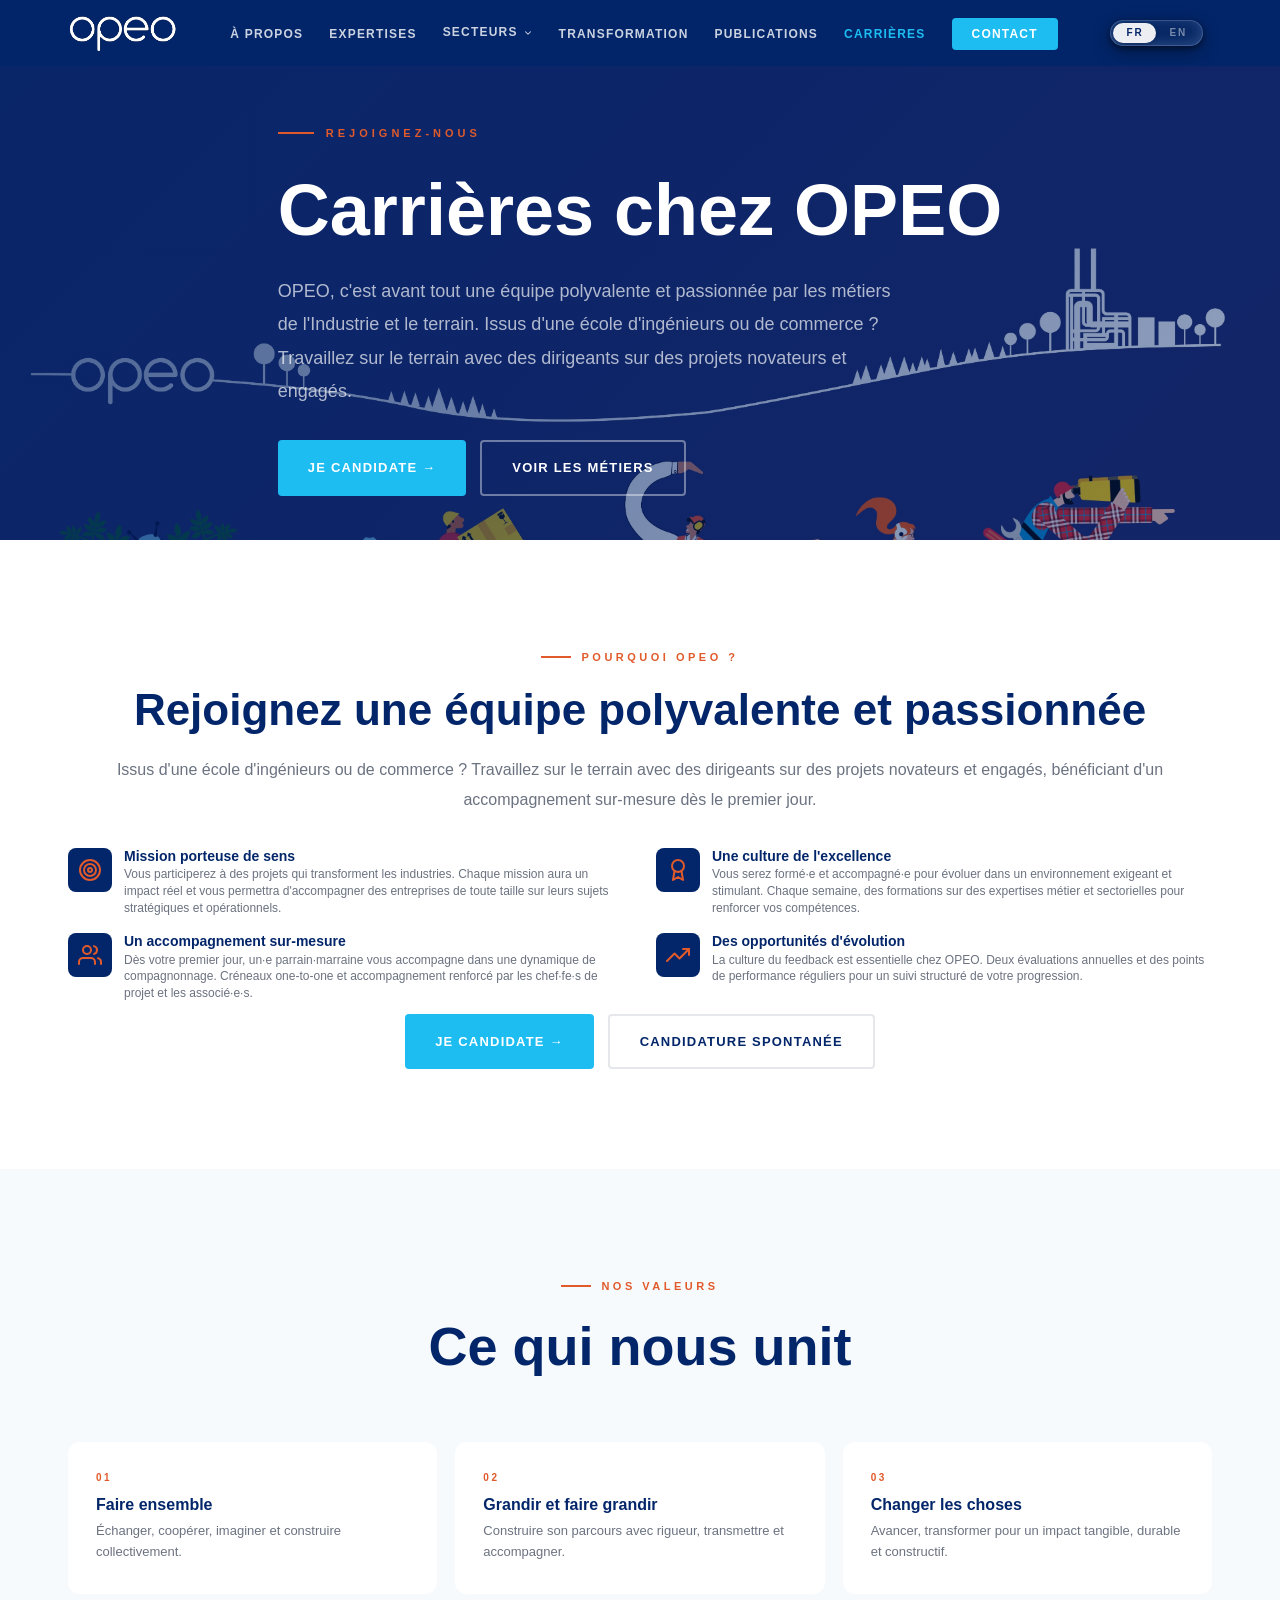
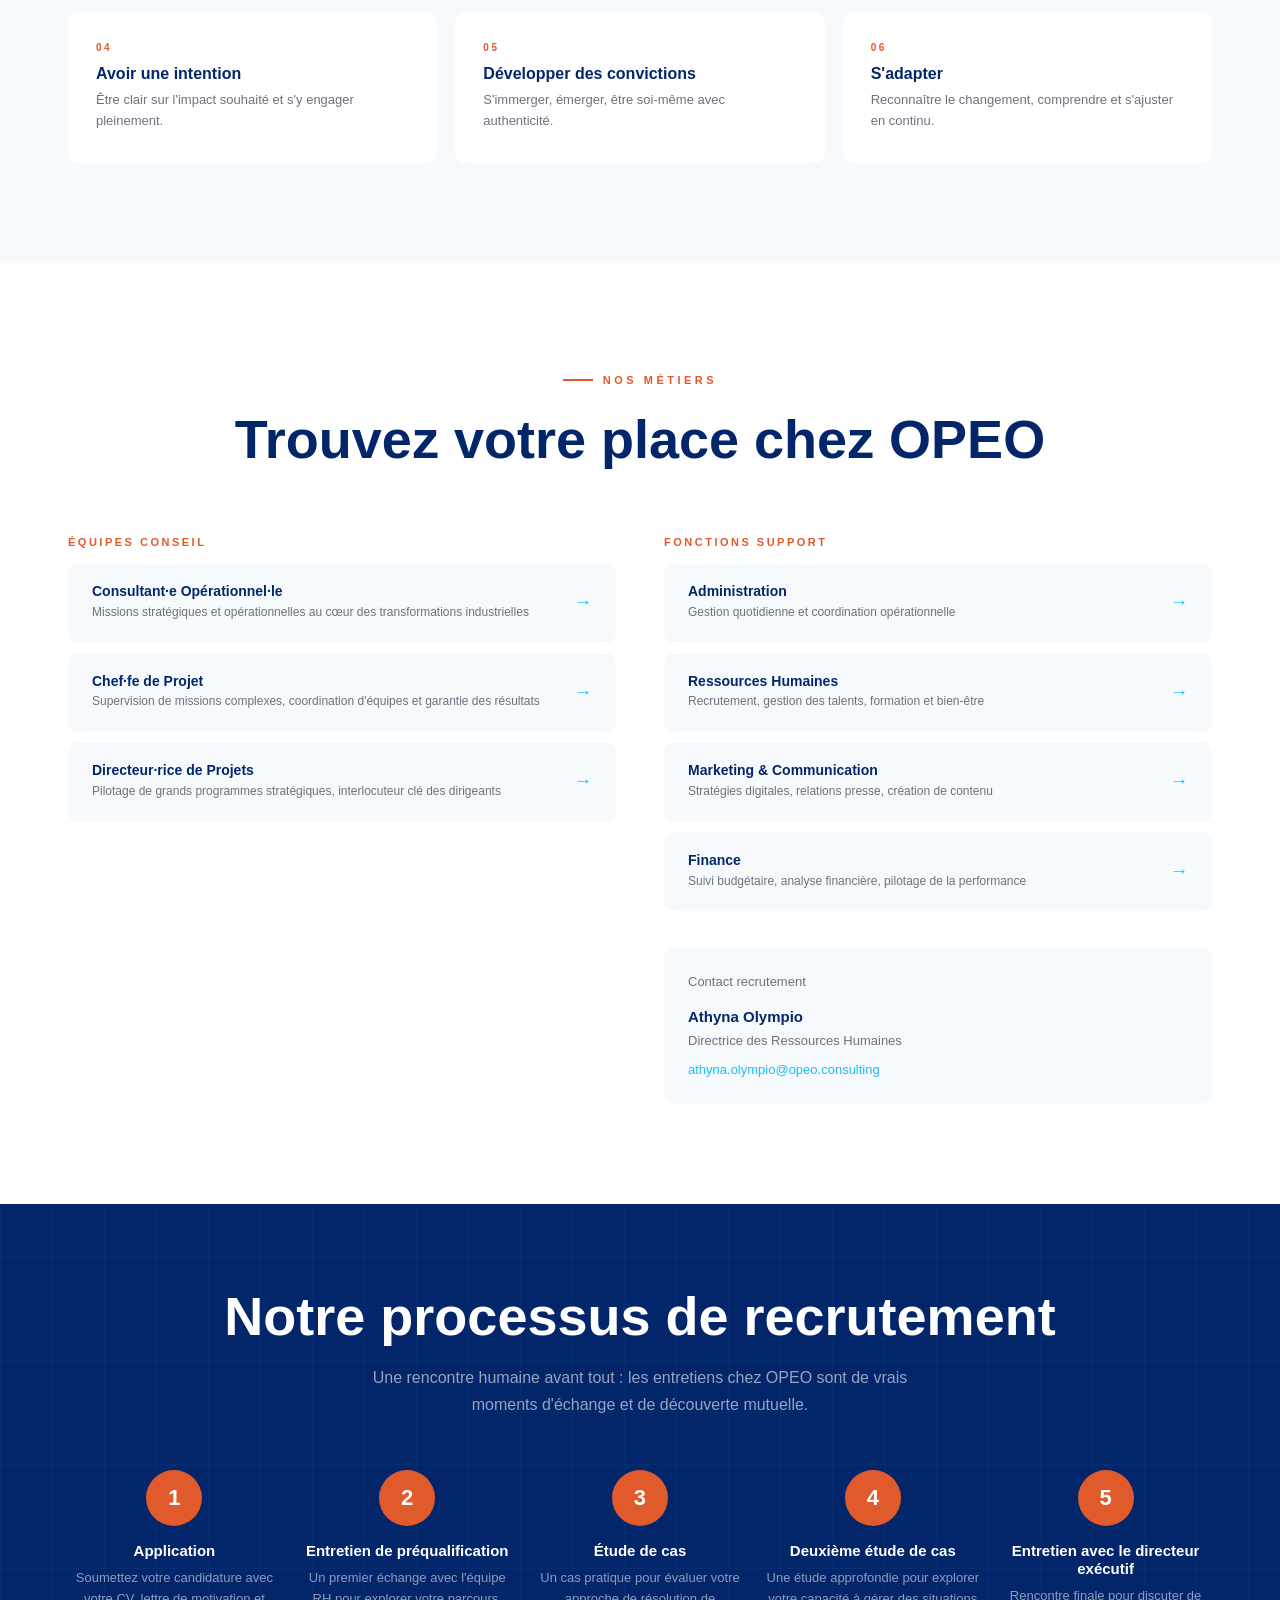
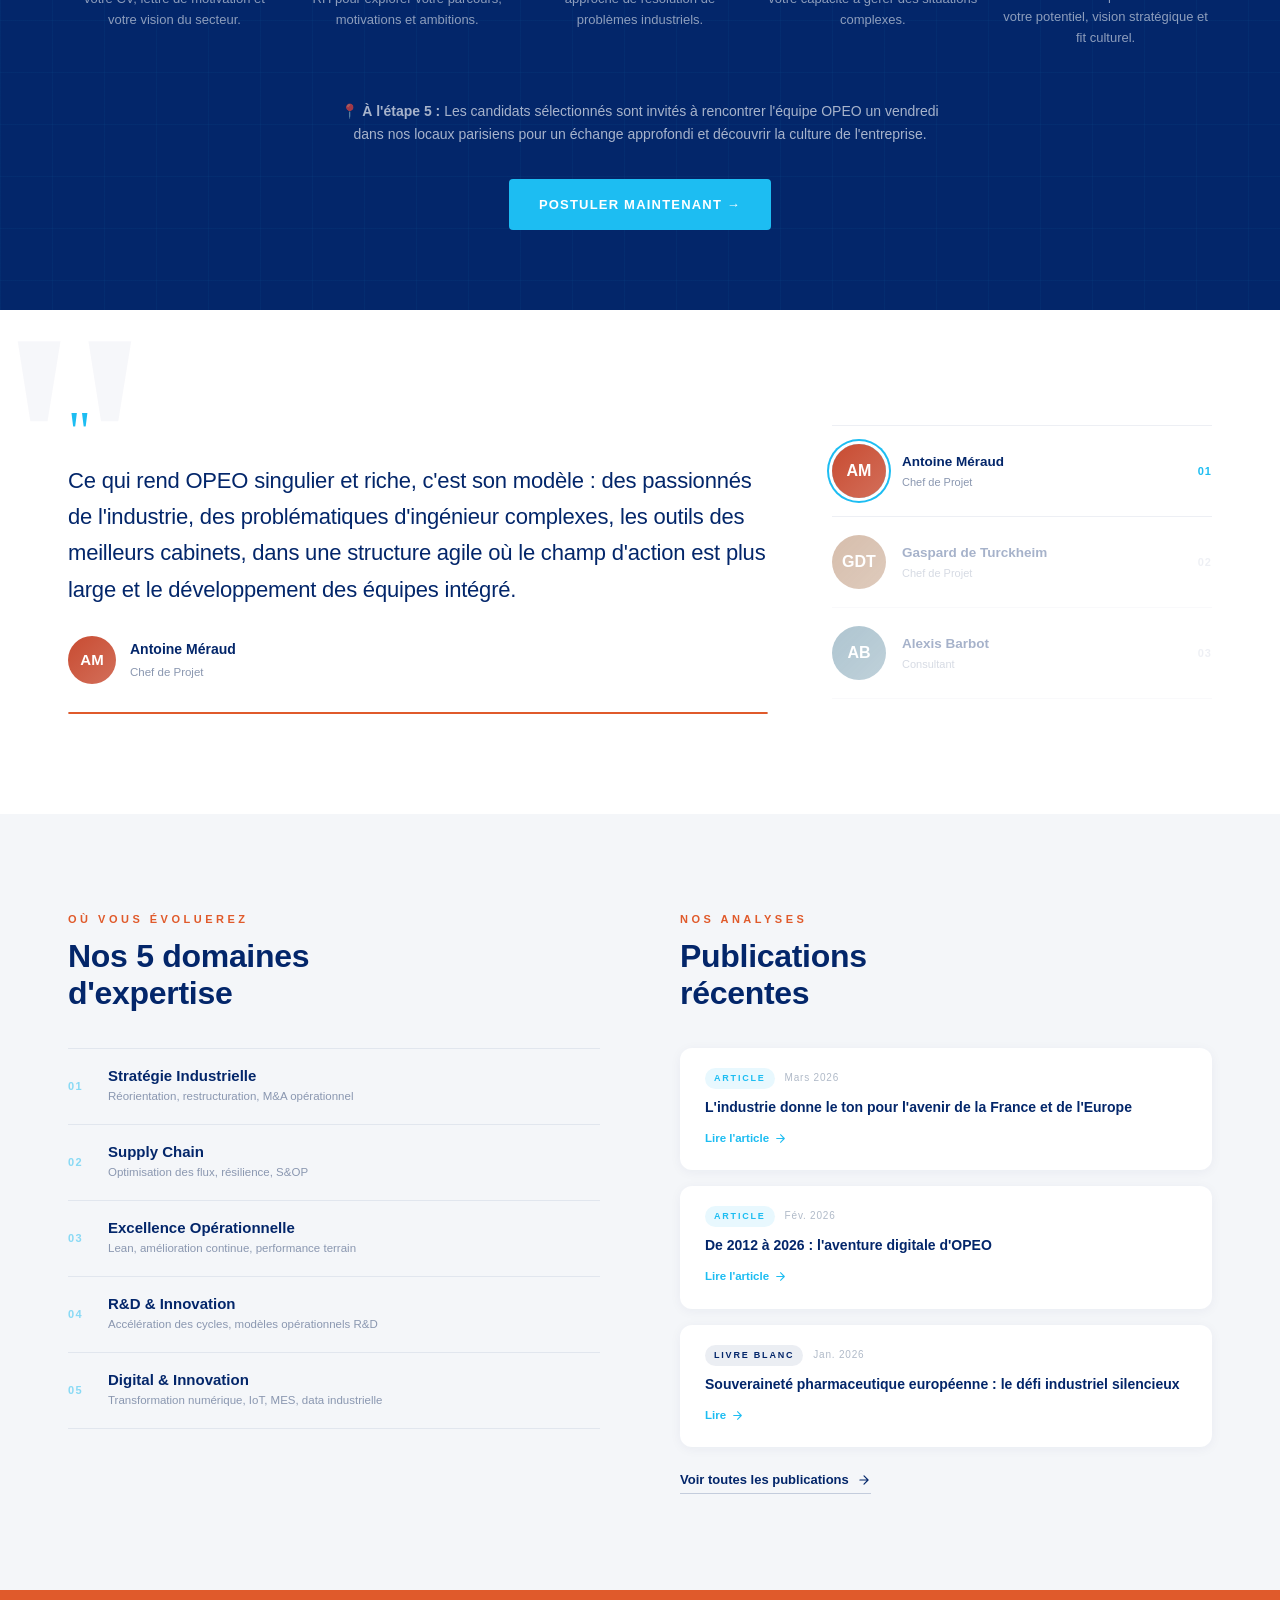
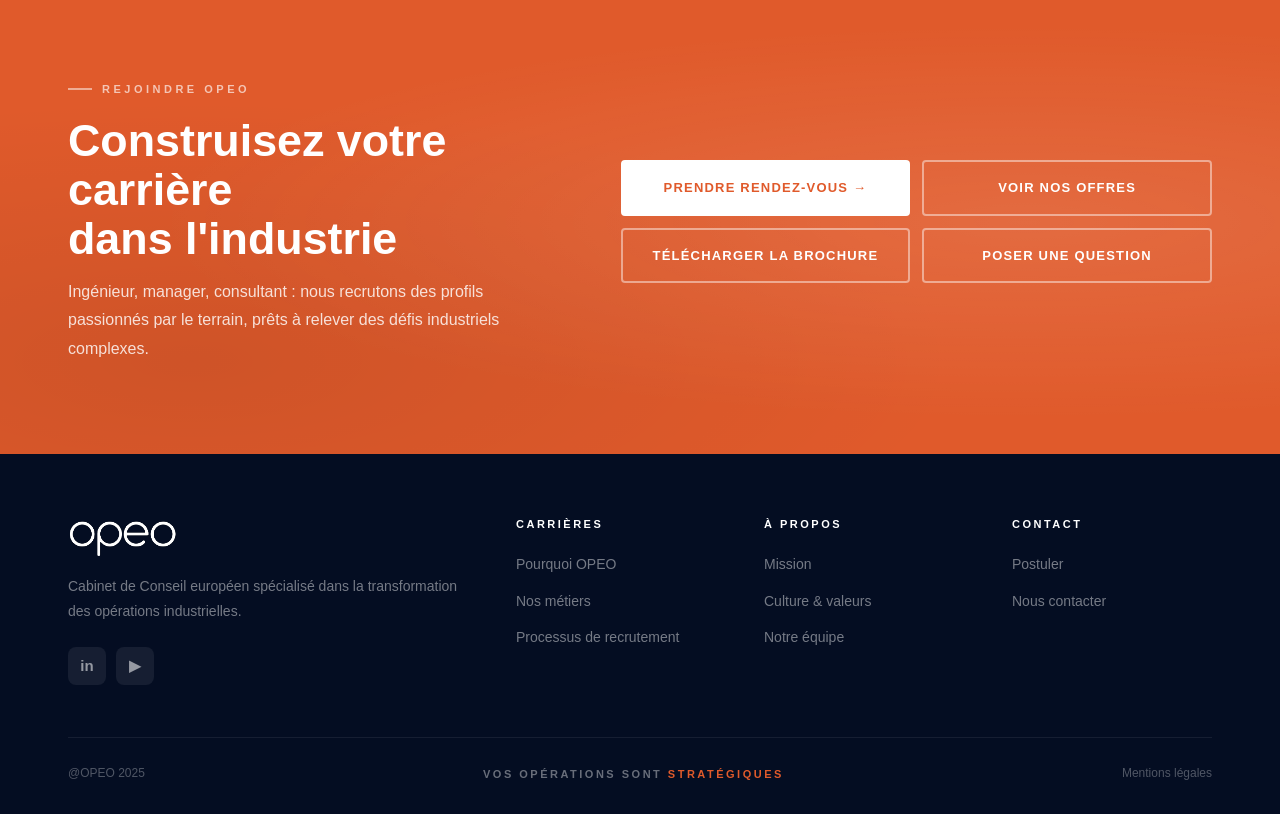
<file: carrieres.html>
<!DOCTYPE html>
<html lang="fr">
<head>
  <meta charset="UTF-8"/><meta name="viewport" content="width=device-width,initial-scale=1.0"/>
  <title>Carrières - OPEO</title>
  <link rel="stylesheet" href="styles.css"/>
  <style>
    /* ── Hero background photo ── */
    .page-hero {
      background:
        linear-gradient(135deg, rgba(3,38,106,.78) 0%, rgba(3,38,106,.55) 60%, rgba(3,38,106,.40) 100%),
        url("illu-opeo.jpg") center center / cover no-repeat;
    }
    .page-hero-blob { display:none; }

    .car-why{background:#fff;}
    .car-why-inner{display:grid;grid-template-columns:1fr 1fr;gap:80px;align-items:start;}
    .car-why-inner h2{font-size:clamp(26px,4vw,44px);margin-bottom:18px;}
    .car-why-inner > div > p{color:var(--gray);font-size:16px;line-height:1.9;margin-bottom:32px;}
    .car-why-inner > .reveal{text-align:center;}
    .why-list{display:grid;grid-template-columns:1fr 1fr;gap:16px 32px;margin:0 auto 12px;max-width:100%;width:100%;}
    .car-why-inner{display:flex;flex-direction:column;align-items:center;}
    .why-item{display:flex;gap:12px;align-items:flex-start;padding:0;background:none;text-align:left;}
    .why-ico{width:44px;height:44px;background:var(--navy);border-radius:8px;display:flex;align-items:center;justify-content:center;font-size:18px;flex-shrink:0;}
    .why-txt{display:flex;flex-direction:column;gap:2px;}
    .why-txt h4{font-size:14px;color:var(--navy);margin:0;font-weight:600;}
    .why-txt p {font-size:12px;color:var(--gray);line-height:1.4;margin:0;}
    .car-cta{display:flex;gap:14px;flex-wrap:wrap;justify-content:center;margin:0 auto;}
    /* témoignage recrutement */
    .recruit-quote{background:var(--offwhite);border-radius:14px;padding:36px;border-left:4px solid var(--orange);margin-top:0;}
    .recruit-quote blockquote{font-size:17px;font-style:italic;color:var(--dark);line-height:1.8;margin-bottom:20px;}
    .recruit-author{display:flex;align-items:center;gap:14px;}
    .recruit-ava{width:44px;height:44px;border-radius:50%;background:var(--navy);display:flex;align-items:center;justify-content:center;color:#fff;font-weight:700;flex-shrink:0;}
    .recruit-author strong{display:block;font-size:15px;color:var(--navy);}
    .recruit-author span{font-size:13px;color:var(--gray);}
    /* valeurs */
    .valeurs{background:var(--offwhite);}
    .valeurs-grid{display:grid;grid-template-columns:repeat(3,1fr);gap:18px;}
    .val-card{background:#fff;border-radius:12px;padding:28px;border-bottom:3px solid transparent;transition:all .3s var(--ease);}
    .val-card:hover{border-bottom-color:var(--cyan);transform:translateY(-4px);}
    .val-num{font-size:10px;font-weight:700;letter-spacing:2.5px;text-transform:uppercase;color:var(--orange);margin-bottom:8px;}
    .val-card h4{font-size:16px;color:var(--navy);margin-bottom:7px;}
    .val-card p {font-size:13px;color:var(--gray);line-height:1.6;}
    /* métiers */
    .metiers{background:#fff;}
    .metiers-inner{display:grid;grid-template-columns:1fr 1fr;gap:48px;}
    .metier-group h3{font-size:11px;font-weight:700;letter-spacing:2.5px;text-transform:uppercase;color:var(--orange);margin-bottom:14px;}
    .metier-list{display:flex;flex-direction:column;gap:10px;margin-bottom:36px;}
    .metier-item{background:var(--offwhite);border-radius:10px;padding:18px 22px;display:flex;align-items:center;justify-content:space-between;border:2px solid transparent;transition:all .25s;}
    .metier-item:hover{border-color:var(--cyan);}
    .metier-item h4{font-size:14px;color:var(--navy);margin-bottom:3px;}
    .metier-item p {font-size:12px;color:var(--gray);}
    .metier-arrow{color:var(--cyan);font-size:18px;}
    /* process recrutement */
    .process{background:var(--navy);padding:80px 0;position:relative;overflow:hidden;}
    .process::before{content:'';position:absolute;inset:0;background-image:linear-gradient(rgba(29,189,242,.04) 1px,transparent 1px),linear-gradient(90deg,rgba(29,189,242,.04) 1px,transparent 1px);background-size:52px 52px;}
    .process .container{position:relative;z-index:1;}
    .process-steps{display:grid;grid-template-columns:repeat(5,1fr);gap:20px;margin-top:52px;}
    .proc-step{text-align:center;}
    .proc-num{width:56px;height:56px;border-radius:50%;background:var(--orange);color:#fff;font-size:22px;font-weight:900;display:flex;align-items:center;justify-content:center;margin:0 auto 16px;}
    .proc-step h4{color:#fff;font-size:15px;margin-bottom:8px;}
    .proc-step p {color:rgba(255,255,255,.55);font-size:13px;line-height:1.6;}
    .proc-divider{display:flex;align-items:center;justify-content:center;color:var(--cyan);font-size:24px;padding-top:28px;}
    @media(max-width:900px){
      .car-why-inner{grid-template-columns:1fr;}
      .valeurs-grid{grid-template-columns:1fr 1fr;}
      .metiers-inner{grid-template-columns:1fr;}
      .process-steps{grid-template-columns:1fr 1fr;}
    }
    @media(max-width:580px){
      .valeurs-grid{grid-template-columns:1fr;}
      .process-steps{grid-template-columns:1fr;}
    }

    /* ══ EXPERTISE + PUBLICATIONS BOTTOM ══ */
    .car-bottom { background:#f4f6f9; padding:96px 0; }
    .car-bottom-grid { display:grid; grid-template-columns:1fr 1fr; gap:80px; align-items:start; }

    /* ── Expertises ── */
    .car-exp-head { margin-bottom:36px; }
    .car-exp-head .label { display:block; margin-bottom:10px; }
    .car-exp-head h2 { font-size:clamp(22px,2.5vw,32px); color:var(--navy); font-weight:900; letter-spacing:-.3px; line-height:1.15; }

    .car-exp-list { list-style:none; padding:0; margin:0; }
    .car-exp-item { border-top:1px solid rgba(3,38,106,.08); }
    .car-exp-item:last-child { border-bottom:1px solid rgba(3,38,106,.08); }
    .car-exp-link {
      display:flex; align-items:center; justify-content:space-between;
      padding:18px 0; gap:16px;
      text-decoration:none; color:var(--navy);
      transition:padding-left .25s ease, color .2s ease;
    }
    .car-exp-link:hover { padding-left:10px; color:var(--cyan); }
    .car-exp-link:hover .car-exp-arrow { transform:translateX(4px); opacity:1; }
    .car-exp-left { display:flex; align-items:center; gap:16px; }
    .car-exp-num { font-size:11px; font-weight:700; color:rgba(29,189,242,.5); letter-spacing:1.5px; min-width:24px; }
    .car-exp-name { font-size:15px; font-weight:700; line-height:1.2; }
    .car-exp-sub { font-size:11.5px; color:#8a97b0; margin-top:2px; font-weight:400; }
    .car-exp-arrow { width:18px; height:18px; color:var(--cyan); opacity:0; transition:transform .25s ease, opacity .2s ease; flex-shrink:0; }
    .car-exp-arrow path { stroke:currentColor; stroke-width:2; stroke-linecap:round; stroke-linejoin:round; fill:none; }

    /* ── Publications ── */
    .car-pub-head { margin-bottom:36px; }
    .car-pub-head .label { display:block; margin-bottom:10px; }
    .car-pub-head h2 { font-size:clamp(22px,2.5vw,32px); color:var(--navy); font-weight:900; letter-spacing:-.3px; line-height:1.15; }

    .car-pub-list { display:flex; flex-direction:column; gap:16px; }
    .car-pub-card {
      display:block; text-decoration:none;
      background:#fff; border-radius:12px; padding:20px 22px;
      border-left:3px solid transparent;
      box-shadow:0 2px 12px rgba(3,38,106,.05);
      transition:border-color .22s ease, box-shadow .22s ease, transform .22s ease;
    }
    .car-pub-card:hover { border-color:var(--cyan); box-shadow:0 6px 24px rgba(3,38,106,.10); transform:translateX(4px); }
    .car-pub-card.lb:hover  { border-color:var(--navy); }
    .car-pub-card.tribune:hover { border-color:var(--orange); }
    .car-pub-meta { display:flex; align-items:center; gap:10px; margin-bottom:8px; }
    .car-pub-tag { font-size:9px; font-weight:700; letter-spacing:1.8px; text-transform:uppercase; padding:3px 9px; border-radius:20px; }
    .car-pub-tag.article { color:var(--cyan); background:rgba(29,189,242,.1); }
    .car-pub-tag.lb      { color:var(--navy); background:rgba(3,38,106,.08); }
    .car-pub-tag.tribune { color:var(--orange); background:rgba(224,90,43,.1); }
    .car-pub-date { font-size:10px; color:#b0bac8; letter-spacing:.8px; }
    .car-pub-title { font-size:14px; font-weight:700; color:var(--navy); line-height:1.45; margin-bottom:4px; }
    .car-pub-cta { font-size:11.5px; color:var(--cyan); font-weight:600; display:inline-flex; align-items:center; gap:5px; margin-top:8px; }
    .car-pub-cta svg { width:13px; height:13px; transition:transform .2s ease; }
    .car-pub-card:hover .car-pub-cta svg { transform:translateX(3px); }

    .car-pub-all { display:inline-flex; align-items:center; gap:8px; margin-top:22px; font-size:13px; font-weight:600; color:var(--navy); text-decoration:none; border-bottom:1.5px solid rgba(3,38,106,.2); padding-bottom:2px; transition:color .2s, border-color .2s; }
    .car-pub-all:hover { color:var(--cyan); border-color:var(--cyan); }
    .car-pub-all svg { width:14px; height:14px; }

    @media(max-width:860px){
      .car-bottom-grid { grid-template-columns:1fr; gap:56px; }
    }

    /* ══ TÉMOIGNAGES CARRIÈRE ══ */
    .car-temoignages { background:#fff; padding:100px 0; overflow:hidden; position:relative; }

    /* Giant decorative quote mark */
    .car-temo-bg-quote {
      position:absolute; top:-30px; left:-20px;
      font-size:340px; line-height:1; font-weight:900;
      color:rgba(3,38,106,.035); pointer-events:none; user-select:none;
      font-family:Georgia,serif; z-index:0;
    }

    .car-temo-inner { position:relative; z-index:1; display:grid; grid-template-columns:1fr 380px; gap:64px; align-items:center; }

    /* LEFT - featured quote */
    .car-temo-quote-wrap { position:relative; min-height:220px; }
    .car-temo-slide { position:absolute; inset:0; opacity:0; transform:translateX(18px); transition:opacity .5s ease, transform .5s cubic-bezier(.25,.46,.45,.94); pointer-events:none; }
    .car-temo-slide.active { opacity:1; transform:translateX(0); pointer-events:auto; position:relative; }

    .car-temo-quote-mark { font-size:56px; line-height:.8; color:var(--cyan); font-family:Georgia,serif; margin-bottom:8px; display:block; }
    .car-temo-text { font-size:clamp(17px,2.2vw,22px); color:var(--navy); font-weight:500; line-height:1.65; letter-spacing:-.2px; margin-bottom:28px; }
    .car-temo-author { display:flex; align-items:center; gap:14px; }
    .car-temo-ava { width:48px; height:48px; border-radius:50%; flex-shrink:0; display:flex; align-items:center; justify-content:center; font-weight:800; font-size:15px; color:#fff; background:linear-gradient(135deg,var(--navy),#1a4499); }
    .car-temo-name { font-size:14px; font-weight:700; color:var(--navy); }
    .car-temo-role { font-size:11.5px; color:#8a97b0; margin-top:2px; }

    /* Progress bar */
    .car-temo-progress { height:2px; background:rgba(3,38,106,.1); border-radius:2px; margin-top:28px; overflow:hidden; }
    .car-temo-bar { height:100%; background:var(--orange); border-radius:2px; width:0%; transition:width linear; }

    /* RIGHT - person picker */
    .car-temo-tabs { display:flex; flex-direction:column; gap:0; }
    .car-temo-tab { display:flex; align-items:center; gap:16px; padding:18px 0; border-bottom:1px solid rgba(3,38,106,.07); cursor:pointer; opacity:.35; transition:opacity .3s ease; }
    .car-temo-tab:first-child { border-top:1px solid rgba(3,38,106,.07); }
    .car-temo-tab.active { opacity:1; }
    .car-temo-tab-ava { width:54px; height:54px; border-radius:50%; flex-shrink:0; display:flex; align-items:center; justify-content:center; font-weight:800; font-size:16px; color:#fff; transition:box-shadow .3s ease; }
    .car-temo-tab.active .car-temo-tab-ava { box-shadow:0 0 0 3px #fff, 0 0 0 5px var(--cyan); }
    .car-temo-tab-info { flex:1; }
    .car-temo-tab-name { font-size:13.5px; font-weight:700; color:var(--navy); }
    .car-temo-tab-role { font-size:11px; color:#8a97b0; margin-top:2px; line-height:1.4; }
    .car-temo-tab-num { font-size:11px; font-weight:700; color:rgba(3,38,106,.2); letter-spacing:1px; }
    .car-temo-tab.active .car-temo-tab-num { color:var(--cyan); }

    @media(max-width:860px){
      .car-temo-inner { grid-template-columns:1fr; gap:40px; }
      .car-temo-tabs { flex-direction:row; gap:12px; }
      .car-temo-tab { flex-direction:column; align-items:center; text-align:center; padding:14px 10px; border:1px solid rgba(3,38,106,.08); border-radius:12px; flex:1; }
      .car-temo-tab:first-child { border-top:1px solid rgba(3,38,106,.08); }
      .car-temo-tab-role { display:none; }
      .car-temo-bg-quote { display:none; }
    }
  </style>
</head>
<body>
<div class="mob-menu" id="mobMenu">
  <button class="mob-close" onclick="closeMob()">✕</button>
  <a href="index.html">Accueil</a><a href="a-propos.html">À propos</a>
  <a href="expertises.html">Expertises</a><a href="secteurs.html">Secteurs</a>
  <a href="transformation.html">Transformation</a><a href="publications.html">Publications</a>
  <a href="carrieres.html" class="active">Carrières</a><a href="contact.html">Contact</a>
  <div class="mob-lang-switch"><button class="lang-btn active">FR</button><button class="lang-btn" onclick="checkEnLang()">EN</button></div>
</div>
<nav class="navbar solid">
  <div class="container"><div class="nav-inner">
    <a href="index.html" class="nav-logo-link"><img src="logo-official.svg" class="nav-logo-img" alt="OPEO" /></a>
    <ul class="nav-links">
      <li><a href="a-propos.html">À propos</a></li><li><a href="expertises.html">Expertises</a></li>
      <li class="has-drop"><a href="secteurs.html">Secteurs <svg class="drop-chevron" viewBox="0 0 24 24" fill="none" stroke="currentColor" stroke-width="2.5" stroke-linecap="round" stroke-linejoin="round"><polyline points="6 9 12 15 18 9"/></svg></a><div class="nav-drop nav-drop-wide nav-drop-sec"><div class="mega-header"><span class="mega-label">Nos Secteurs</span></div><div class="drop-grid drop-grid-2"><a href="secteur-luxe.html" class="drop-card"><span class="drop-card-title">Luxe</span></a><a href="secteur-process.html" class="drop-card"><span class="drop-card-title">Industrie de Process</span></a><a href="secteur-aeronautique.html" class="drop-card"><span class="drop-card-title">Aéronautique & Défense</span></a><a href="secteur-pharma.html" class="drop-card"><span class="drop-card-title">Pharma & Santé</span></a></div></div></li><li><a href="transformation.html">Transformation</a></li>
      <li><a href="publications.html">Publications</a></li><li><a href="carrieres.html" class="active">Carrières</a></li>
      <li><a href="contact.html" class="cta-link">Contact</a></li>
    </ul>
    <div class="lang-switch"><button class="lang-btn active">FR</button><button class="lang-btn" onclick="checkEnLang()">EN</button></div>
      <button class="hamburger" onclick="openMob()"><span></span><span></span><span></span></button>
  </div></div>
</nav>

<section class="page-hero">
  <div class="page-hero-grid"></div><div class="page-hero-blob"></div>
  <div class="container">
    <div class="page-hero-eyebrow"><div class="page-hero-line"></div><span class="page-hero-tag">Rejoignez-nous</span></div>
    <h1>Carrières chez OPEO</h1>
    <p>OPEO, c'est avant tout une équipe polyvalente et passionnée par les métiers de l'Industrie et le terrain. Issus d'une école d'ingénieurs ou de commerce ? Travaillez sur le terrain avec des dirigeants sur des projets novateurs et engagés.</p>
    <div style="display:flex;gap:14px;margin-top:32px;flex-wrap:wrap;">
      <a href="https://opeo.factorial.fr/" target="_blank" class="btn btn-cyan">Je candidate →</a>
      <a href="#metiers" class="btn btn-ghost">Voir les métiers</a>
    </div>
  </div>
</section>

<!-- POURQUOI OPEO -->
<section class="car-why page-pad">
  <div class="container">
    <div class="car-why-inner">
      <div class="reveal">
        <span class="label">Pourquoi OPEO ?</span>
        <h2>Rejoignez une équipe polyvalente et passionnée</h2>
        <p>Issus d'une école d'ingénieurs ou de commerce ? Travaillez sur le terrain avec des dirigeants sur des projets novateurs et engagés, bénéficiant d'un accompagnement sur-mesure dès le premier jour.</p>
        <div class="why-list">
          <div class="why-item"><div class="why-ico"><svg class="ico-svg" viewBox="0 0 24 24" fill="none" stroke="currentColor" stroke-width="2" stroke-linecap="round" stroke-linejoin="round"><circle cx="12" cy="12" r="10"/><circle cx="12" cy="12" r="6"/><circle cx="12" cy="12" r="2"/></svg></div><div class="why-txt"><h4>Mission porteuse de sens</h4><p>Vous participerez à des projets qui transforment les industries. Chaque mission aura un impact réel et vous permettra d'accompagner des entreprises de toute taille sur leurs sujets stratégiques et opérationnels.</p></div></div>
          <div class="why-item"><div class="why-ico"><svg class="ico-svg" viewBox="0 0 24 24" fill="none" stroke="currentColor" stroke-width="2" stroke-linecap="round" stroke-linejoin="round"><circle cx="12" cy="8" r="6"/><path d="M15.477 12.89L17 22l-5-3-5 3 1.523-9.11"/></svg></div><div class="why-txt"><h4>Une culture de l'excellence</h4><p>Vous serez formé·e et accompagné·e pour évoluer dans un environnement exigeant et stimulant. Chaque semaine, des formations sur des expertises métier et sectorielles pour renforcer vos compétences.</p></div></div>
          <div class="why-item"><div class="why-ico"><svg class="ico-svg" viewBox="0 0 24 24" fill="none" stroke="currentColor" stroke-width="2" stroke-linecap="round" stroke-linejoin="round"><path d="M17 21v-2a4 4 0 0 0-4-4H5a4 4 0 0 0-4 4v2"/><circle cx="9" cy="7" r="4"/><path d="M23 21v-2a4 4 0 0 0-3-3.87"/><path d="M16 3.13a4 4 0 0 1 0 7.75"/></svg></div><div class="why-txt"><h4>Un accompagnement sur-mesure</h4><p>Dès votre premier jour, un·e parrain·marraine vous accompagne dans une dynamique de compagnonnage. Créneaux one-to-one et accompagnement renforcé par les chef·fe·s de projet et les associé·e·s.</p></div></div>
          <div class="why-item"><div class="why-ico"><svg class="ico-svg" viewBox="0 0 24 24" fill="none" stroke="currentColor" stroke-width="2" stroke-linecap="round" stroke-linejoin="round"><polyline points="23 6 13.5 15.5 8.5 10.5 1 18"/><polyline points="17 6 23 6 23 12"/></svg></div><div class="why-txt"><h4>Des opportunités d'évolution</h4><p>La culture du feedback est essentielle chez OPEO. Deux évaluations annuelles et des points de performance réguliers pour un suivi structuré de votre progression.</p></div></div>
        </div>
        <div class="car-cta">
          <a href="https://opeo.factorial.fr/" target="_blank" class="btn btn-cyan">Je candidate →</a>
          <a href="mailto:athyna.olympio@opeo.consulting" class="btn btn-outline">Candidature spontanée</a>
        </div>
      </div>
    </div>
  </div>
</section>

<!-- VALEURS -->
<section class="valeurs page-pad">
  <div class="container">
    <div class="head-center reveal">
      <span class="label">Nos valeurs</span>
      <h2 class="section-title">Ce qui nous unit</h2>
    </div>
    <div class="valeurs-grid reveal">
      <div class="val-card"><div class="val-num">01</div><h4>Faire ensemble</h4><p>Échanger, coopérer, imaginer et construire collectivement.</p></div>
      <div class="val-card"><div class="val-num">02</div><h4>Grandir et faire grandir</h4><p>Construire son parcours avec rigueur, transmettre et accompagner.</p></div>
      <div class="val-card"><div class="val-num">03</div><h4>Changer les choses</h4><p>Avancer, transformer pour un impact tangible, durable et constructif.</p></div>
      <div class="val-card"><div class="val-num">04</div><h4>Avoir une intention</h4><p>Être clair sur l'impact souhaité et s'y engager pleinement.</p></div>
      <div class="val-card"><div class="val-num">05</div><h4>Développer des convictions</h4><p>S'immerger, émerger, être soi-même avec authenticité.</p></div>
      <div class="val-card"><div class="val-num">06</div><h4>S'adapter</h4><p>Reconnaître le changement, comprendre et s'ajuster en continu.</p></div>
    </div>
  </div>
</section>

<!-- MÉTIERS -->
<section class="metiers page-pad" id="metiers">
  <div class="container">
    <div class="head-center reveal">
      <span class="label">Nos métiers</span>
      <h2 class="section-title">Trouvez votre place chez OPEO</h2>
    </div>
    <div class="metiers-inner reveal">
      <div>
        <div class="metier-group">
          <h3>Équipes Conseil</h3>
          <div class="metier-list">
            <div class="metier-item"><div><h4>Consultant·e Opérationnel·le</h4><p>Missions stratégiques et opérationnelles au cœur des transformations industrielles</p></div><span class="metier-arrow">→</span></div>
            <div class="metier-item"><div><h4>Chef·fe de Projet</h4><p>Supervision de missions complexes, coordination d'équipes et garantie des résultats</p></div><span class="metier-arrow">→</span></div>
            <div class="metier-item"><div><h4>Directeur·rice de Projets</h4><p>Pilotage de grands programmes stratégiques, interlocuteur clé des dirigeants</p></div><span class="metier-arrow">→</span></div>
          </div>
        </div>
      </div>
      <div>
        <div class="metier-group">
          <h3>Fonctions Support</h3>
          <div class="metier-list">
            <div class="metier-item"><div><h4>Administration</h4><p>Gestion quotidienne et coordination opérationnelle</p></div><span class="metier-arrow">→</span></div>
            <div class="metier-item"><div><h4>Ressources Humaines</h4><p>Recrutement, gestion des talents, formation et bien-être</p></div><span class="metier-arrow">→</span></div>
            <div class="metier-item"><div><h4>Marketing &amp; Communication</h4><p>Stratégies digitales, relations presse, création de contenu</p></div><span class="metier-arrow">→</span></div>
            <div class="metier-item"><div><h4>Finance</h4><p>Suivi budgétaire, analyse financière, pilotage de la performance</p></div><span class="metier-arrow">→</span></div>
          </div>
        </div>
        <div style="background:var(--offwhite);border-radius:12px;padding:24px;margin-top:20px;">
          <p style="font-size:13px;color:var(--gray);margin-bottom:12px;">Contact recrutement</p>
          <p style="font-size:15px;font-weight:700;color:var(--navy);">Athyna Olympio</p>
          <p style="font-size:13px;color:var(--gray);">Directrice des Ressources Humaines</p>
          <a href="mailto:athyna.olympio@opeo.consulting" style="font-size:13px;color:var(--cyan);display:block;margin-top:8px;">athyna.olympio@opeo.consulting</a>
        </div>
      </div>
    </div>
  </div>
</section>

<!-- PROCESS RECRUTEMENT -->
<section class="process">
  <div class="container">
    <div class="reveal"><h2 class="section-title" style="color:#fff;text-align:center;margin-bottom:16px;">Notre processus de recrutement</h2>
    <p style="color:rgba(255,255,255,.58);text-align:center;font-size:16px;max-width:560px;margin:0 auto 52px;">Une rencontre humaine avant tout : les entretiens chez OPEO sont de vrais moments d'échange et de découverte mutuelle.</p></div>
    <div class="process-steps reveal">
      <div class="proc-step"><div class="proc-num">1</div><h4>Application</h4><p>Soumettez votre candidature avec votre CV, lettre de motivation et votre vision du secteur.</p></div>
      <div class="proc-step"><div class="proc-num">2</div><h4>Entretien de préqualification</h4><p>Un premier échange avec l'équipe RH pour explorer votre parcours, motivations et ambitions.</p></div>
      <div class="proc-step"><div class="proc-num">3</div><h4>Étude de cas</h4><p>Un cas pratique pour évaluer votre approche de résolution de problèmes industriels.</p></div>
      <div class="proc-step"><div class="proc-num">4</div><h4>Deuxième étude de cas</h4><p>Une étude approfondie pour explorer votre capacité à gérer des situations complexes.</p></div>
      <div class="proc-step"><div class="proc-num">5</div><h4>Entretien avec le directeur exécutif</h4><p>Rencontre finale pour discuter de votre potentiel, vision stratégique et fit culturel.</p></div>
    </div>
    <div style="text-align:center;margin-top:52px;" class="reveal">
      <p style="color:rgba(255,255,255,.65);text-align:center;font-size:14px;margin-bottom:32px;max-width:620px;margin-left:auto;margin-right:auto;">📍 <strong>À l'étape 5 :</strong> Les candidats sélectionnés sont invités à rencontrer l'équipe OPEO un vendredi dans nos locaux parisiens pour un échange approfondi et découvrir la culture de l'entreprise.</p>
      <a href="https://opeo.factorial.fr/" target="_blank" class="btn btn-cyan">Postuler maintenant →</a>
    </div>
  </div>
</section>



<!-- TÉMOIGNAGES -->
<section class="car-temoignages">
  <div class="car-temo-bg-quote">"</div>
  <div class="container">
    <div class="car-temo-inner reveal">

      <!-- Quote display -->
      <div>
        <div class="car-temo-quote-wrap">
          
        <div class="car-temo-slide">
          <span class="car-temo-quote-mark">"</span>
          <p class="car-temo-text">Ce qui rend OPEO singulier et riche, c'est son modèle : des passionnés de l'industrie, des problématiques d'ingénieur complexes, les outils des meilleurs cabinets, dans une structure agile où le champ d'action est plus large et le développement des équipes intégré.</p>
          <div class="car-temo-author">
            <div class="car-temo-ava" style="background:linear-gradient(135deg,#C84B31,#C84B31cc)">AM</div>
            <div>
              <div class="car-temo-name">Antoine Méraud</div>
              <div class="car-temo-role">Chef de Projet</div>
            </div>
          </div>
        </div>
        <div class="car-temo-slide">
          <span class="car-temo-quote-mark">"</span>
          <p class="car-temo-text">Chez OPEO, on intervient à tous les niveaux chez nos clients, et avec une obligation de résultat. C'est très intéressant, le premier jour, de traiter de la stratégie avec un DG, et le lendemain de s'assurer de son application sur le terrain.</p>
          <div class="car-temo-author">
            <div class="car-temo-ava" style="background:linear-gradient(135deg,#8B4513,#8B4513cc)">GDT</div>
            <div>
              <div class="car-temo-name">Gaspard de Turckheim</div>
              <div class="car-temo-role">Chef de Projet</div>
            </div>
          </div>
        </div>
        <div class="car-temo-slide">
          <span class="car-temo-quote-mark">"</span>
          <p class="car-temo-text">Chez OPEO, on passe de l'aéronautique au luxe, de la supply chain à la R&D en passant par la production, et toujours au contact de décideurs qui pilotent de vrais enjeux. Cette diversité, c'est ce qui fait qu'on ne s'ennuie jamais.</p>
          <div class="car-temo-author">
            <div class="car-temo-ava" style="background:linear-gradient(135deg,#1a5a7a,#1a5a7acc)">AB</div>
            <div>
              <div class="car-temo-name">Alexis Barbot</div>
              <div class="car-temo-role">Consultant</div>
            </div>
          </div>
        </div>
        </div>
        <div class="car-temo-progress"><div class="car-temo-bar" id="temoBar"></div></div>
      </div>

      <!-- Person tabs -->
      <div class="car-temo-tabs" id="temoTabs">
        
          <div class="car-temo-tab  active" data-index="0">
            <div class="car-temo-tab-ava" style="background:linear-gradient(135deg,#C84B31,#C84B31cc)">AM</div>
            <div class="car-temo-tab-info">
              <div class="car-temo-tab-name">Antoine Méraud</div>
              <div class="car-temo-tab-role">Chef de Projet</div>
            </div>
            <span class="car-temo-tab-num">01</span>
          </div>
          <div class="car-temo-tab" data-index="1">
            <div class="car-temo-tab-ava" style="background:linear-gradient(135deg,#8B4513,#8B4513cc)">GDT</div>
            <div class="car-temo-tab-info">
              <div class="car-temo-tab-name">Gaspard de Turckheim</div>
              <div class="car-temo-tab-role">Chef de Projet</div>
            </div>
            <span class="car-temo-tab-num">02</span>
          </div>
          <div class="car-temo-tab" data-index="2">
            <div class="car-temo-tab-ava" style="background:linear-gradient(135deg,#1a5a7a,#1a5a7acc)">AB</div>
            <div class="car-temo-tab-info">
              <div class="car-temo-tab-name">Alexis Barbot</div>
              <div class="car-temo-tab-role">Consultant</div>
            </div>
            <span class="car-temo-tab-num">03</span>
          </div>
      </div>

    </div>
  </div>
</section>

<!-- EXPERTISES + PUBLICATIONS -->
<section class="car-bottom">
  <div class="container">
    <div class="car-bottom-grid reveal">

      <!-- ① Domaines d'expertise -->
      <div>
        <div class="car-exp-head">
          <span class="label">Où vous évoluerez</span>
          <h2>Nos 5 domaines<br>d'expertise</h2>
        </div>
        <ul class="car-exp-list">
          <li class="car-exp-item">
            <div class="car-exp-link">
              <div class="car-exp-left">
                <span class="car-exp-num">01</span>
                <div><div class="car-exp-name">Stratégie Industrielle</div><div class="car-exp-sub">Réorientation, restructuration, M&A opérationnel</div></div>
              </div>
              <svg class="car-exp-arrow" viewBox="0 0 24 24"><path d="M5 12h14M12 5l7 7-7 7"/></svg>
            </div>
          </li>
          <li class="car-exp-item">
            <div class="car-exp-link">
              <div class="car-exp-left">
                <span class="car-exp-num">02</span>
                <div><div class="car-exp-name">Supply Chain</div><div class="car-exp-sub">Optimisation des flux, résilience, S&OP</div></div>
              </div>
              <svg class="car-exp-arrow" viewBox="0 0 24 24"><path d="M5 12h14M12 5l7 7-7 7"/></svg>
            </div>
          </li>
          <li class="car-exp-item">
            <div class="car-exp-link">
              <div class="car-exp-left">
                <span class="car-exp-num">03</span>
                <div><div class="car-exp-name">Excellence Opérationnelle</div><div class="car-exp-sub">Lean, amélioration continue, performance terrain</div></div>
              </div>
              <svg class="car-exp-arrow" viewBox="0 0 24 24"><path d="M5 12h14M12 5l7 7-7 7"/></svg>
            </div>
          </li>
          <li class="car-exp-item">
            <div class="car-exp-link">
              <div class="car-exp-left">
                <span class="car-exp-num">04</span>
                <div><div class="car-exp-name">R&amp;D &amp; Innovation</div><div class="car-exp-sub">Accélération des cycles, modèles opérationnels R&amp;D</div></div>
              </div>
              <svg class="car-exp-arrow" viewBox="0 0 24 24"><path d="M5 12h14M12 5l7 7-7 7"/></svg>
            </div>
          </li>
          <li class="car-exp-item">
            <div class="car-exp-link">
              <div class="car-exp-left">
                <span class="car-exp-num">05</span>
                <div><div class="car-exp-name">Digital &amp; Innovation</div><div class="car-exp-sub">Transformation numérique, IoT, MES, data industrielle</div></div>
              </div>
              <svg class="car-exp-arrow" viewBox="0 0 24 24"><path d="M5 12h14M12 5l7 7-7 7"/></svg>
            </div>
          </li>
        </ul>
      </div>

      <!-- ② Publications récentes -->
      <div>
        <div class="car-pub-head">
          <span class="label">Nos analyses</span>
          <h2>Publications<br>récentes</h2>
        </div>
        <div class="car-pub-list">
          <a href="article-example.html" class="car-pub-card article">
            <div class="car-pub-meta">
              <span class="car-pub-tag article">Article</span>
              <span class="car-pub-date">Mars 2026</span>
            </div>
            <div class="car-pub-title">L'industrie donne le ton pour l'avenir de la France et de l'Europe</div>
            <span class="car-pub-cta">Lire l'article <svg viewBox="0 0 24 24" fill="none" stroke="currentColor" stroke-width="2" stroke-linecap="round" stroke-linejoin="round"><path d="M5 12h14M12 5l7 7-7 7"/></svg></span>
          </a>
          <a href="article-example.html" class="car-pub-card article">
            <div class="car-pub-meta">
              <span class="car-pub-tag article">Article</span>
              <span class="car-pub-date">Fév. 2026</span>
            </div>
            <div class="car-pub-title">De 2012 à 2026 : l'aventure digitale d'OPEO</div>
            <span class="car-pub-cta">Lire l'article <svg viewBox="0 0 24 24" fill="none" stroke="currentColor" stroke-width="2" stroke-linecap="round" stroke-linejoin="round"><path d="M5 12h14M12 5l7 7-7 7"/></svg></span>
          </a>
          <a href="article-example.html" class="car-pub-card lb">
            <div class="car-pub-meta">
              <span class="car-pub-tag lb">Livre blanc</span>
              <span class="car-pub-date">Jan. 2026</span>
            </div>
            <div class="car-pub-title">Souveraineté pharmaceutique européenne : le défi industriel silencieux</div>
            <span class="car-pub-cta">Lire <svg viewBox="0 0 24 24" fill="none" stroke="currentColor" stroke-width="2" stroke-linecap="round" stroke-linejoin="round"><path d="M5 12h14M12 5l7 7-7 7"/></svg></span>
          </a>
        </div>
        <a href="publications.html" class="car-pub-all">
          Voir toutes les publications
          <svg viewBox="0 0 24 24" fill="none" stroke="currentColor" stroke-width="2" stroke-linecap="round" stroke-linejoin="round"><path d="M5 12h14M12 5l7 7-7 7"/></svg>
        </a>
      </div>

    </div>
  </div>
</section>

<!-- ORANGE CTA BAND -->
<section class="orange-band">
  <div class="container">
    <div class="orange-band-inner reveal">
      <div>
        <div class="orange-band-eyebrow">Rejoindre OPEO</div>
        <h2>Construisez votre carrière<br>dans l'industrie</h2>
        <p>Ingénieur, manager, consultant : nous recrutons des profils passionnés par le terrain, prêts à relever des défis industriels complexes.</p>
      </div>
      <div class="orange-band-actions">
        <a href="https://meetings-eu1.hubspot.com/wendy-lemba" class="btn btn-white" target="_blank" rel="noopener">Prendre rendez-vous →</a>
        <a href="http://opeo-conseil-145654140.hs-sites-eu1.com/nos-offres-page-de-dispatch" class="btn btn-ghost-white" target="_blank" rel="noopener">Voir nos offres</a>
        <a href="https://share-eu1.hsforms.com/2jHE10lqlTX6kVxjdNJJYng2epvgc" class="btn btn-ghost-white" target="_blank" rel="noopener">Télécharger la brochure</a>
        <a href="contact.html#question" class="btn btn-ghost-white">Poser une question</a>
      </div>
    </div>
  </div>
</section>

<footer class="footer"><div class="container">
  <div class="footer-grid">
    <div class="footer-brand"><a href="index.html" class="nav-logo-link"><img src="logo-official.svg" class="nav-logo-img" alt="OPEO" /></a><p>Cabinet de Conseil européen spécialisé dans la transformation des opérations industrielles.</p><div class="footer-socials"><a href="https://www.linkedin.com/company/opeo/" target="_blank" class="soc-link">in</a><a href="https://www.youtube.com/channel/UCHxWDzGkSoEmFhDaU6nbsCg" target="_blank" class="soc-link">▶</a></div></div>
    <div class="footer-col"><h4>Carrières</h4><ul class="footer-nav"><li><a href="carrieres.html">Pourquoi OPEO</a></li><li><a href="carrieres.html">Nos métiers</a></li><li><a href="carrieres.html">Processus de recrutement</a></li></ul></div>
    <div class="footer-col"><h4>À propos</h4><ul class="footer-nav"><li><a href="a-propos.html">Mission</a></li><li><a href="a-propos.html">Culture &amp; valeurs</a></li><li><a href="a-propos.html">Notre équipe</a></li></ul></div>
    <div class="footer-col"><h4>Contact</h4><ul class="footer-nav"><li><a href="mailto:athyna.olympio@opeo.consulting">Postuler</a></li><li><a href="contact.html">Nous contacter</a></li></ul></div>
  </div>
  <div class="footer-bottom"><p>@OPEO 2025</p><div class="footer-tagline">Vos Opérations sont <em>Stratégiques</em></div><p>Mentions légales</p></div>
</div></footer>
<script>
function openMob(){document.getElementById('mobMenu').classList.add('open');}
function closeMob(){document.getElementById('mobMenu').classList.remove('open');}
const revObs=new IntersectionObserver(e=>e.forEach(x=>{if(x.isIntersecting){x.target.classList.add('on');revObs.unobserve(x.target);}}),{threshold:.12});
document.querySelectorAll('.reveal').forEach(el=>revObs.observe(el));

// Témoignages carousel
(function(){
  var slides = document.querySelectorAll('.car-temo-slide');
  var tabs   = document.querySelectorAll('.car-temo-tab');
  var bar    = document.getElementById('temoBar');
  if(!slides.length) return;

  var current = 0;
  var DURATION = 5000;
  var timer, barTimer;

  function goTo(n){
    slides[current].classList.remove('active');
    tabs[current].classList.remove('active');
    current = (n + slides.length) % slides.length;
    slides[current].classList.add('active');
    tabs[current].classList.add('active');
    startBar();
  }

  function startBar(){
    clearInterval(barTimer);
    bar.style.transition = 'none';
    bar.style.width = '0%';
    requestAnimationFrame(function(){
      requestAnimationFrame(function(){
        bar.style.transition = 'width ' + DURATION + 'ms linear';
        bar.style.width = '100%';
      });
    });
    clearTimeout(timer);
    timer = setTimeout(function(){ goTo(current + 1); }, DURATION);
  }

  slides[0].classList.add('active');
  tabs.forEach(function(tab){
    tab.addEventListener('click', function(){
      goTo(parseInt(tab.dataset.index));
    });
  });

  startBar();
})();
</script>

<!-- LANG MODAL -->
<div class="lang-modal-overlay" id="langModal" onclick="closeLangModal()">
  <div class="lang-modal" onclick="event.stopPropagation()">
    <button class="lang-modal-close" onclick="closeLangModal()" aria-label="Fermer">&#x2715;</button>
    <div class="lang-modal-ico">
      <svg viewBox="0 0 24 24"><circle cx="12" cy="12" r="10"/><line x1="2" y1="12" x2="22" y2="12"/><path d="M12 2a15.3 15.3 0 0 1 4 10 15.3 15.3 0 0 1-4 10 15.3 15.3 0 0 1-4-10 15.3 15.3 0 0 1 4-10z"/></svg>
    </div>
    <div class="lang-modal-kicker">EN &middot; English</div>
    <h3>Version anglaise<br>en pr&eacute;paration</h3>
    <p>Nous travaillons &agrave; la traduction de l&rsquo;ensemble de nos contenus en anglais. Revenez bient&ocirc;t.</p>
    <a href="#" class="btn btn-navy" onclick="closeLangModal();return false;">Revenir au site &rarr;</a>
  </div>
</div>

<script>
/* Lang switch hover particles */
(function(){
  var lastT = 0;
  document.querySelectorAll('.lang-btn:not(.active)').forEach(function(btn){
    btn.addEventListener('pointermove', function(e){
      var now = Date.now();
      if(now - lastT < 100) return;
      lastT = now;
      var rect = btn.getBoundingClientRect();
      var c = document.createElement('div');
      c.className = 'lang-circle';
      c.style.left = (e.clientX - rect.left) + 'px';
      c.style.top  = (e.clientY - rect.top)  + 'px';
      btn.appendChild(c);
      requestAnimationFrame(function(){ c.classList.add('fade-in'); });
      setTimeout(function(){ c.classList.replace('fade-in','fade-out'); }, 900);
      setTimeout(function(){ c.remove(); }, 2100);
    });
  });
})();
</script>
</body></html>
</file>
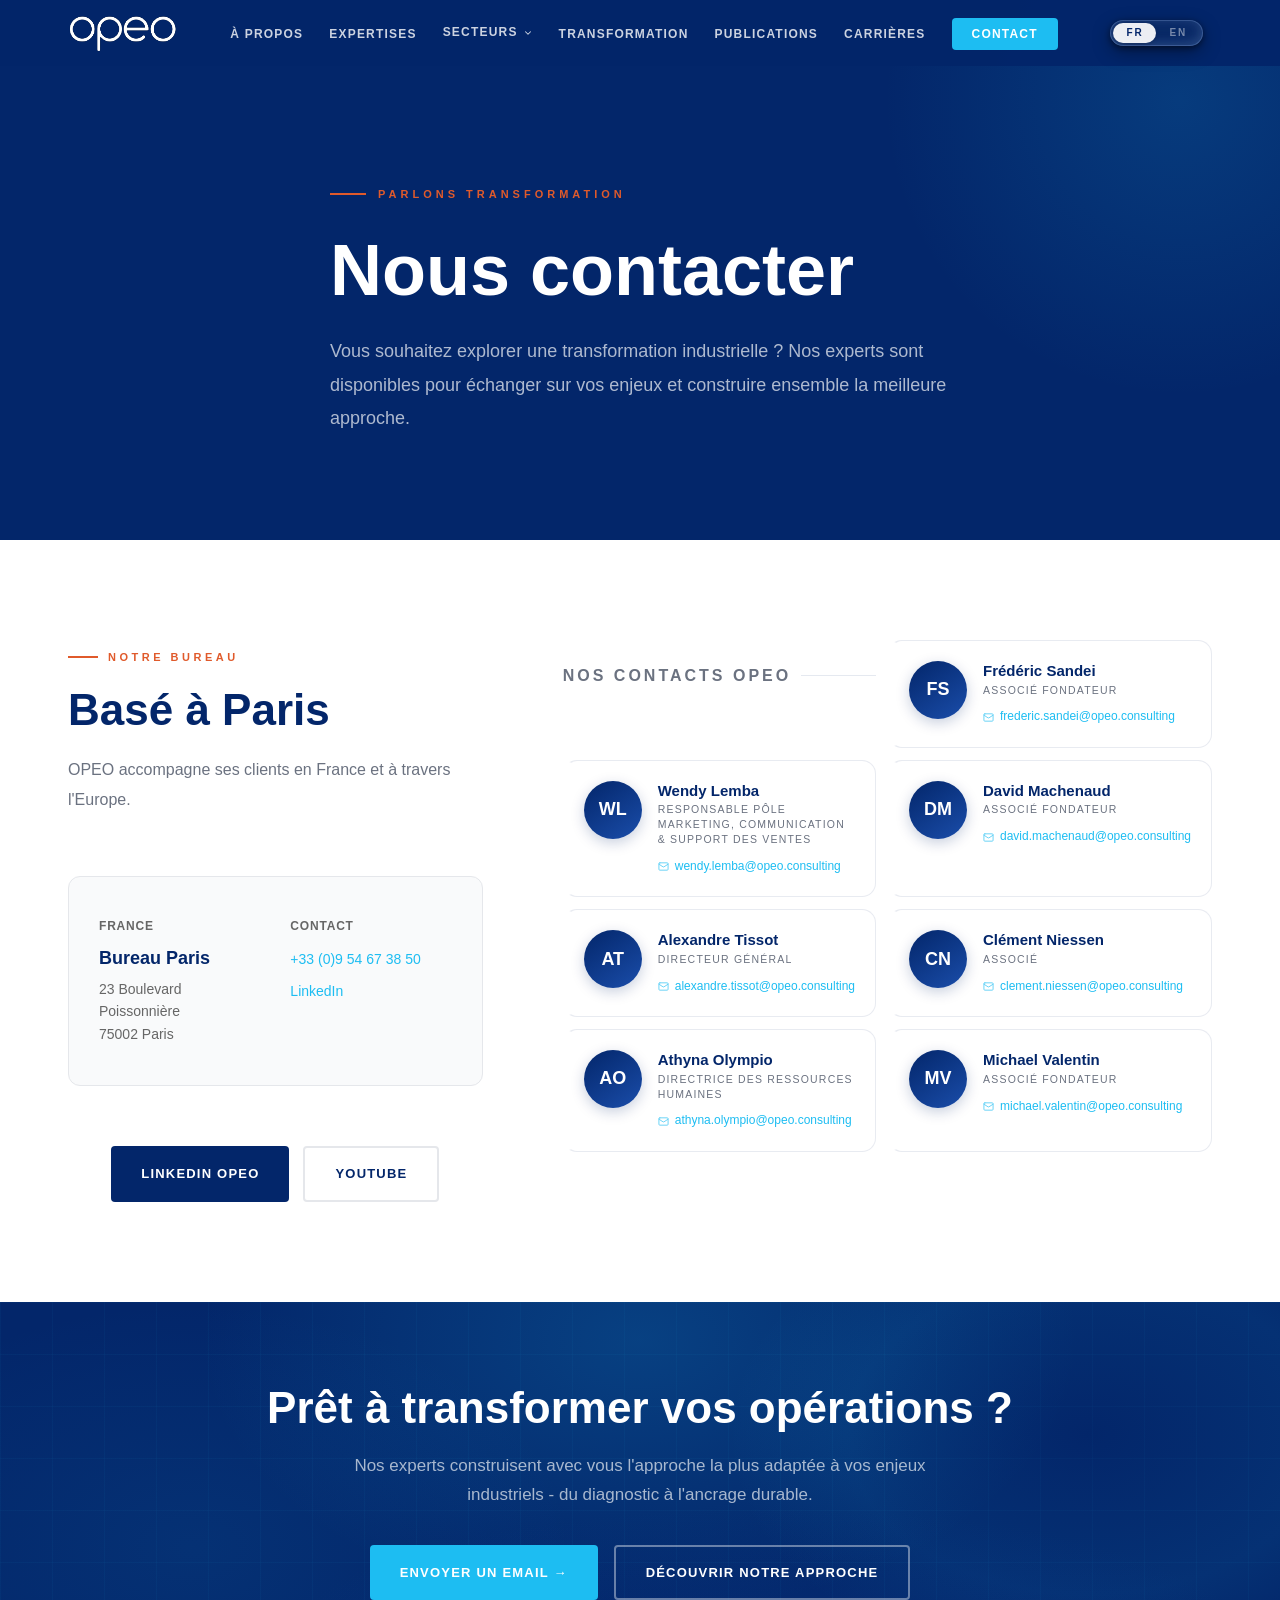
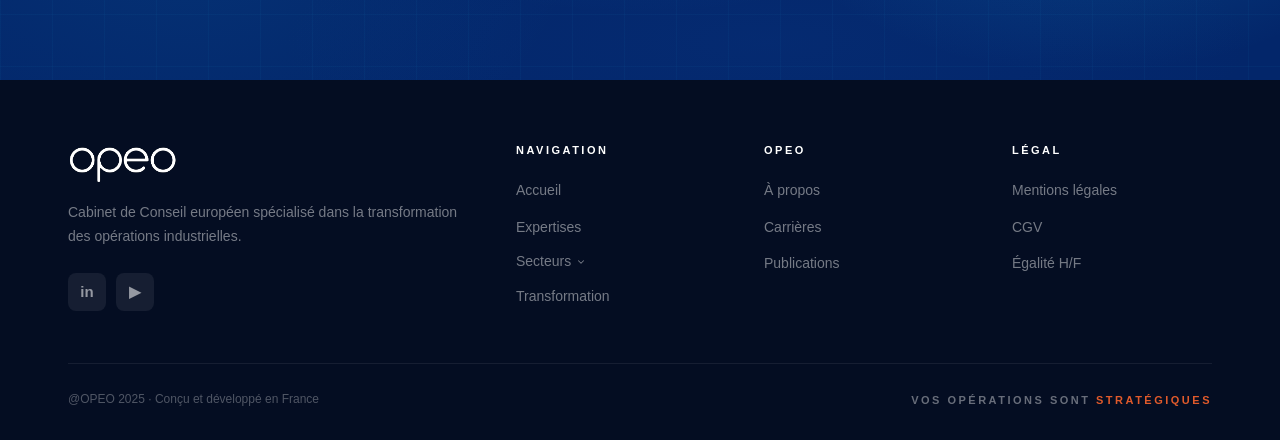
<file: contact.html>
<!DOCTYPE html>
<html lang="fr">
<head>
  <meta charset="UTF-8"/><meta name="viewport" content="width=device-width,initial-scale=1.0"/>
  <title>Contact - OPEO</title>
  <link rel="stylesheet" href="styles.css"/>
  <style>
    .contact-main{background:#fff;}
    .contact-inner{display:grid;grid-template-columns:1fr 1fr;gap:80px;align-items:start;}
    .contact-inner h2{font-size:clamp(26px,4vw,44px);margin-bottom:18px;}
    .contact-inner > div > p{color:var(--gray);font-size:16px;line-height:1.9;margin-bottom:36px;}
    .offices{display:grid;grid-template-columns:1fr 1fr;gap:18px;margin-bottom:36px;}
    .office-card{background:var(--offwhite);border-radius:12px;padding:24px;}
    .office-flag{font-size:11px;font-weight:700;letter-spacing:2.5px;text-transform:uppercase;color:var(--cyan);margin-bottom:8px;}
    .office-card h4{color:var(--navy);font-size:15px;margin-bottom:8px;}
    .office-card p  {color:var(--gray);font-size:14px;line-height:1.65;}
    .office-card a  {color:var(--cyan);font-size:14px;display:block;margin-top:6px;}
    .experts-label{font-size:10px;font-weight:700;letter-spacing:3px;text-transform:uppercase;color:var(--gray);margin-bottom:22px;display:flex;align-items:center;gap:10px;}
    .experts-label::after{content:'';flex:1;height:1px;background:rgba(3,38,106,.1);}
    .experts{display:grid;grid-template-columns:1fr 1fr;gap:12px;grid-template-rows:repeat(4,auto);grid-auto-flow:column;}
    .expert-card{background:#fff;border:1px solid rgba(3,38,106,.09);border-left:3px solid transparent;border-radius:14px;padding:20px 20px 20px 18px;display:grid;grid-template-columns:58px 1fr;gap:0 16px;align-items:start;transition:border-left-color .22s,transform .22s,box-shadow .22s;cursor:default;}
    .expert-card:hover{border-left-color:var(--cyan);transform:translateY(-2px);box-shadow:0 10px 28px rgba(3,38,106,.08);}
    .expert-ava{width:58px;height:58px;border-radius:50%;background:linear-gradient(145deg,var(--navy) 0%,#1a4daa 100%);display:flex;align-items:center;justify-content:center;color:#fff;font-weight:800;font-size:18px;flex-shrink:0;box-shadow:0 4px 14px rgba(3,38,106,.22);}
    .expert-info h4{color:var(--navy);font-size:15px;font-weight:700;margin-bottom:2px;line-height:1.3;}
    .expert-info .role{color:var(--gray);font-size:10.5px;letter-spacing:1.2px;text-transform:uppercase;margin-bottom:10px;line-height:1.4;}
    .expert-contacts{display:flex;flex-direction:column;gap:5px;}
    .expert-link{display:flex;align-items:center;gap:6px;font-size:12px;text-decoration:none;transition:opacity .15s;}
    .expert-link:hover{opacity:.75;}
    .expert-link.mail{color:var(--cyan);}
    .expert-link.phone{color:#8a95a8;}
    .expert-link svg{width:11px;height:11px;flex-shrink:0;opacity:.7;}
    @media(max-width:680px){.experts{grid-template-columns:1fr;}}
    /* CTA band */
    .cta-band{background:var(--navy);padding:80px 0;position:relative;overflow:hidden;}
    .cta-band::before{content:'';position:absolute;inset:0;background-image:linear-gradient(rgba(29,189,242,.04) 1px,transparent 1px),linear-gradient(90deg,rgba(29,189,242,.04) 1px,transparent 1px);background-size:52px 52px;z-index:0;}
    .ca1,.ca2,.ca3,.ca4{position:absolute;inset:0;pointer-events:none;}
    .ca1{background:radial-gradient(ellipse 800px 500px at 50% 10%,rgba(29,189,242,.22) 0%,transparent 55%);opacity:.8;animation:ca1 8s ease-in-out infinite alternate;}
    .ca2{background:radial-gradient(ellipse 600px 400px at 85% 35%,rgba(3,38,106,.6) 0%,rgba(29,189,242,.12) 40%,transparent 60%);opacity:.6;animation:ca2 6s ease-in-out infinite alternate-reverse;}
    .ca3{background:radial-gradient(ellipse 700px 450px at 15% 65%,rgba(29,189,242,.15) 0%,transparent 55%);opacity:.5;animation:ca3 10s ease-in-out infinite alternate;}
    .ca4{background:radial-gradient(ellipse 900px 250px at 60% 90%,rgba(29,100,200,.18) 0%,transparent 55%);opacity:.4;animation:ca4 7s ease-in-out infinite alternate-reverse;}
    @keyframes ca1{0%{transform:translateX(-80px) translateY(-40px) scale(1);}50%{transform:translateX(40px) translateY(25px) scale(1.15);}100%{transform:translateX(80px) translateY(-20px) scale(.9);}}
    @keyframes ca2{0%{transform:translateX(60px) translateY(30px) scale(.85);}50%{transform:translateX(-25px) translateY(-15px) scale(1.2);}100%{transform:translateX(-70px) translateY(50px) scale(.95);}}
    @keyframes ca3{0%{transform:translateX(-40px) translateY(15px) scale(1.1);}50%{transform:translateX(55px) translateY(-30px) scale(.85);}100%{transform:translateX(-15px) translateY(40px) scale(1.05);}}
    @keyframes ca4{0%{transform:translateX(25px) translateY(-15px) scale(.95);}50%{transform:translateX(-50px) translateY(8px) scale(1.1);}100%{transform:translateX(35px) translateY(-50px) scale(.85);}}
    .cta-band .container{position:relative;z-index:1;text-align:center;}
    .cta-band h2{color:#fff;font-size:clamp(26px,4vw,44px);margin-bottom:18px;}
    .cta-band p {color:rgba(255,255,255,.65);font-size:17px;max-width:600px;margin:0 auto 36px;}
    .cta-btns{display:flex;gap:16px;justify-content:center;flex-wrap:wrap;}
    @media(max-width:900px){
      .contact-inner{grid-template-columns:1fr;}
      .offices{grid-template-columns:1fr;}
    }
  </style>
</head>
<body>
<div class="mob-menu" id="mobMenu">
  <button class="mob-close" onclick="closeMob()">✕</button>
  <a href="index.html">Accueil</a><a href="a-propos.html">À propos</a>
  <a href="expertises.html">Expertises</a><a href="secteurs.html">Secteurs</a>
  <a href="transformation.html">Transformation</a><a href="publications.html">Publications</a>
  <a href="carrieres.html">Carrières</a><a href="contact.html" class="active">Contact</a>
  <div class="mob-lang-switch"><button class="lang-btn active">FR</button><button class="lang-btn" onclick="checkEnLang()">EN</button></div>
</div>
<nav class="navbar solid">
  <div class="container"><div class="nav-inner">
    <a href="index.html" class="nav-logo-link"><img src="logo-official.svg" class="nav-logo-img" alt="OPEO" /></a>
    <ul class="nav-links">
      <li><a href="a-propos.html">À propos</a></li><li><a href="expertises.html">Expertises</a></li>
      <li class="has-drop"><a href="secteurs.html">Secteurs <svg class="drop-chevron" viewBox="0 0 24 24" fill="none" stroke="currentColor" stroke-width="2.5" stroke-linecap="round" stroke-linejoin="round"><polyline points="6 9 12 15 18 9"/></svg></a><div class="nav-drop nav-drop-wide nav-drop-sec"><div class="mega-header"><span class="mega-label">Nos Secteurs</span></div><div class="drop-grid drop-grid-2"><a href="secteur-luxe.html" class="drop-card"><span class="drop-card-title">Luxe</span></a><a href="secteur-process.html" class="drop-card"><span class="drop-card-title">Industrie de Process</span></a><a href="secteur-aeronautique.html" class="drop-card"><span class="drop-card-title">Aéronautique & Défense</span></a><a href="secteur-pharma.html" class="drop-card"><span class="drop-card-title">Pharma & Santé</span></a></div></div></li><li><a href="transformation.html">Transformation</a></li>
      <li><a href="publications.html">Publications</a></li><li><a href="carrieres.html">Carrières</a></li>
      <li><a href="contact.html" class="cta-link active">Contact</a></li>
    </ul>
    <div class="lang-switch"><button class="lang-btn active">FR</button><button class="lang-btn" onclick="checkEnLang()">EN</button></div>
      <button class="hamburger" onclick="openMob()"><span></span><span></span><span></span></button>
  </div></div>
</nav>

<section class="page-hero">
  <div class="page-hero-grid"></div><div class="page-hero-blob"></div>
  <div class="container">
    <div class="page-hero-eyebrow"><div class="page-hero-line"></div><span class="page-hero-tag">Parlons transformation</span></div>
    <h1>Nous contacter</h1>
    <p>Vous souhaitez explorer une transformation industrielle ? Nos experts sont disponibles pour échanger sur vos enjeux et construire ensemble la meilleure approche.</p>
  </div>
</section>

<section class="contact-main page-pad">
  <div class="container">
    <div class="contact-inner">
      <div class="reveal">
        <span class="label">Notre bureau</span>
        <h2>Basé à Paris</h2>
        <p>OPEO accompagne ses clients en France et à travers l'Europe.</p>
        <div style="max-width:500px;margin:60px auto;padding:40px 30px;border:1px solid #e5e7eb;border-radius:12px;background:#f9fafb;">
          <div style="display:grid;grid-template-columns:1fr 1fr;gap:30px;align-items:start;">
            <div>
              <p style="font-size:12px;color:#666;text-transform:uppercase;letter-spacing:0.8px;margin:0 0 12px;font-weight:600;">France</p>
              <h4 style="margin:0 0 8px;font-size:18px;color:#03266A;">Bureau Paris</h4>
              <p style="margin:0;color:#666;font-size:14px;line-height:1.6;">23 Boulevard Poissonnière<br>75002 Paris</p>
            </div>
            <div>
              <p style="font-size:12px;color:#666;text-transform:uppercase;letter-spacing:0.8px;margin:0 0 12px;font-weight:600;">Contact</p>
              <a href="tel:+33954673850" style="display:block;color:#1DBDF2;text-decoration:none;font-size:14px;font-weight:500;margin-bottom:8px;">+33 (0)9 54 67 38 50</a>
              <a href="https://www.linkedin.com/company/opeo/" target="_blank" style="display:block;color:#1DBDF2;text-decoration:none;font-size:14px;font-weight:500;">LinkedIn</a>
            </div>
          </div>
        </div>
        <div style="display:flex;gap:14px;flex-wrap:wrap;justify-content:center;margin-top:40px;">
          <a href="https://www.linkedin.com/company/opeo/" target="_blank" class="btn btn-navy">LinkedIn OPEO</a>
          <a href="https://www.youtube.com/channel/UCHxWDzGkSoEmFhDaU6nbsCg" target="_blank" class="btn btn-outline">YouTube</a>
        </div>
      </div>
      <div class="experts reveal" data-d="1">
        <p class="experts-label">Nos contacts OPEO</p>
        <!-- GAUCHE COL1 -->
        <div class="expert-card">
          <div class="expert-ava">WL</div>
          <div class="expert-info">
            <h4>Wendy Lemba</h4>
            <p class="role">Responsable Pôle Marketing, Communication &amp; Support des Ventes</p>
            <div class="expert-contacts">
              <a class="expert-link mail" href="mailto:wendy.lemba@opeo.consulting"><svg viewBox="0 0 24 24" fill="none" stroke="currentColor" stroke-width="2" stroke-linecap="round" stroke-linejoin="round"><rect x="2" y="4" width="20" height="16" rx="2"/><path d="m22 7-8.97 5.7a1.94 1.94 0 0 1-2.06 0L2 7"/></svg>wendy.lemba@opeo.consulting</a>
            </div>
          </div>
        </div>
        <!-- GAUCHE COL1 -->
        <div class="expert-card">
          <div class="expert-ava">AT</div>
          <div class="expert-info">
            <h4>Alexandre Tissot</h4>
            <p class="role">Directeur Général</p>
            <div class="expert-contacts">
              <a class="expert-link mail" href="mailto:alexandre.tissot@opeo.consulting"><svg viewBox="0 0 24 24" fill="none" stroke="currentColor" stroke-width="2" stroke-linecap="round" stroke-linejoin="round"><rect x="2" y="4" width="20" height="16" rx="2"/><path d="m22 7-8.97 5.7a1.94 1.94 0 0 1-2.06 0L2 7"/></svg>alexandre.tissot@opeo.consulting</a>
            </div>
          </div>
        </div>
        <!-- GAUCHE COL1 -->
        <div class="expert-card">
          <div class="expert-ava">AO</div>
          <div class="expert-info">
            <h4>Athyna Olympio</h4>
            <p class="role">Directrice des Ressources Humaines</p>
            <div class="expert-contacts">
              <a class="expert-link mail" href="mailto:athyna.olympio@opeo.consulting"><svg viewBox="0 0 24 24" fill="none" stroke="currentColor" stroke-width="2" stroke-linecap="round" stroke-linejoin="round"><rect x="2" y="4" width="20" height="16" rx="2"/><path d="m22 7-8.97 5.7a1.94 1.94 0 0 1-2.06 0L2 7"/></svg>athyna.olympio@opeo.consulting</a>
            </div>
          </div>
        </div>
        <!-- DROITE COL2 -->
        <div class="expert-card">
          <div class="expert-ava">FS</div>
          <div class="expert-info">
            <h4>Frédéric Sandei</h4>
            <p class="role">Associé fondateur</p>
            <div class="expert-contacts">
              <a class="expert-link mail" href="mailto:frederic.sandei@opeo.consulting"><svg viewBox="0 0 24 24" fill="none" stroke="currentColor" stroke-width="2" stroke-linecap="round" stroke-linejoin="round"><rect x="2" y="4" width="20" height="16" rx="2"/><path d="m22 7-8.97 5.7a1.94 1.94 0 0 1-2.06 0L2 7"/></svg>frederic.sandei@opeo.consulting</a>
            </div>
          </div>
        </div>
        <!-- DROITE COL2 -->
        <div class="expert-card">
          <div class="expert-ava">DM</div>
          <div class="expert-info">
            <h4>David Machenaud</h4>
            <p class="role">Associé fondateur</p>
            <div class="expert-contacts">
              <a class="expert-link mail" href="mailto:david.machenaud@opeo.consulting"><svg viewBox="0 0 24 24" fill="none" stroke="currentColor" stroke-width="2" stroke-linecap="round" stroke-linejoin="round"><rect x="2" y="4" width="20" height="16" rx="2"/><path d="m22 7-8.97 5.7a1.94 1.94 0 0 1-2.06 0L2 7"/></svg>david.machenaud@opeo.consulting</a>
            </div>
          </div>
        </div>
        <!-- DROITE COL2 -->
        <div class="expert-card">
          <div class="expert-ava">CN</div>
          <div class="expert-info">
            <h4>Clément Niessen</h4>
            <p class="role">Associé</p>
            <div class="expert-contacts">
              <a class="expert-link mail" href="mailto:clement.niessen@opeo.consulting"><svg viewBox="0 0 24 24" fill="none" stroke="currentColor" stroke-width="2" stroke-linecap="round" stroke-linejoin="round"><rect x="2" y="4" width="20" height="16" rx="2"/><path d="m22 7-8.97 5.7a1.94 1.94 0 0 1-2.06 0L2 7"/></svg>clement.niessen@opeo.consulting</a>
            </div>
          </div>
        </div>
        <!-- DROITE COL2 -->
        <div class="expert-card">
          <div class="expert-ava">MV</div>
          <div class="expert-info">
            <h4>Michael Valentin</h4>
            <p class="role">Associé fondateur</p>
            <div class="expert-contacts">
              <a class="expert-link mail" href="mailto:michael.valentin@opeo.consulting"><svg viewBox="0 0 24 24" fill="none" stroke="currentColor" stroke-width="2" stroke-linecap="round" stroke-linejoin="round"><rect x="2" y="4" width="20" height="16" rx="2"/><path d="m22 7-8.97 5.7a1.94 1.94 0 0 1-2.06 0L2 7"/></svg>michael.valentin@opeo.consulting</a>
            </div>
          </div>
        </div>
      </div>
    </div>
  </div>
</section>

<section class="cta-band">
  <div class="ca1"></div><div class="ca2"></div><div class="ca3"></div><div class="ca4"></div>
  <div class="container">
    <div class="reveal">
      <h2>Prêt à transformer vos opérations ?</h2>
      <p>Nos experts construisent avec vous l'approche la plus adaptée à vos enjeux industriels - du diagnostic à l'ancrage durable.</p>
      <div class="cta-btns">
        <a href="mailto:alexandre.tissot@opeo.consulting" class="btn btn-cyan">Envoyer un email →</a>
        <a href="transformation.html" class="btn btn-ghost">Découvrir notre approche</a>
      </div>
    </div>
  </div>
</section>

<footer class="footer"><div class="container">
  <div class="footer-grid">
    <div class="footer-brand"><a href="index.html" class="nav-logo-link"><img src="logo-official.svg" class="nav-logo-img" alt="OPEO" /></a><p>Cabinet de Conseil européen spécialisé dans la transformation des opérations industrielles.</p><div class="footer-socials"><a href="https://www.linkedin.com/company/opeo/" target="_blank" class="soc-link">in</a><a href="https://www.youtube.com/channel/UCHxWDzGkSoEmFhDaU6nbsCg" target="_blank" class="soc-link">▶</a></div></div>
    <div class="footer-col"><h4>Navigation</h4><ul class="footer-nav"><li><a href="index.html">Accueil</a></li><li><a href="expertises.html">Expertises</a></li><li class="has-drop"><a href="secteurs.html">Secteurs <svg class="drop-chevron" viewBox="0 0 24 24" fill="none" stroke="currentColor" stroke-width="2.5" stroke-linecap="round" stroke-linejoin="round"><polyline points="6 9 12 15 18 9"/></svg></a><div class="nav-drop nav-drop-wide nav-drop-sec"><div class="mega-header"><span class="mega-label">Nos Secteurs</span></div><div class="drop-grid drop-grid-2"><a href="secteurs.html#luxe" class="drop-card"><div class="drop-card-icon"><svg viewBox="0 0 24 24" fill="none" stroke="currentColor" stroke-width="2" stroke-linecap="round" stroke-linejoin="round"><polygon points="12 2 22 8.5 22 15.5 12 22 2 15.5 2 8.5 12 2"/></svg></div><span class="drop-card-title">Luxe</span><span class="drop-card-desc">Maroquinerie, parfumerie, horlogerie</span></a><a href="secteurs.html#process" class="drop-card"><div class="drop-card-icon"><svg viewBox="0 0 24 24" fill="none" stroke="currentColor" stroke-width="2" stroke-linecap="round" stroke-linejoin="round"><path d="M9 3v10l-4 5h14l-4-5V3"/><line x1="6" y1="7" x2="18" y2="7"/></svg></div><span class="drop-card-title">Industrie de Process</span><span class="drop-card-desc">Chimie, agro-alimentaire, matériaux</span></a><a href="secteurs.html#aero" class="drop-card"><div class="drop-card-icon"><svg viewBox="0 0 24 24" fill="none" stroke="currentColor" stroke-width="2" stroke-linecap="round" stroke-linejoin="round"><line x1="22" y1="2" x2="11" y2="13"/><polygon points="22 2 15 22 11 13 2 9 22 2"/></svg></div><span class="drop-card-title">Aéronautique &amp; Défense</span><span class="drop-card-desc">Constructeurs, équipementiers, MRO</span></a><a href="secteurs.html#pharma" class="drop-card"><div class="drop-card-icon"><svg viewBox="0 0 24 24" fill="none" stroke="currentColor" stroke-width="2" stroke-linecap="round" stroke-linejoin="round"><polyline points="22 12 18 12 15 21 9 3 6 12 2 12"/></svg></div><span class="drop-card-title">Pharmaceutique – Santé</span><span class="drop-card-desc">Production, supply et conformité réglementaire</span></a></div><div class="mega-footer"><a href="secteurs.html">Tous les secteurs <svg viewBox="0 0 24 24" fill="none" stroke="currentColor" stroke-width="2.5" stroke-linecap="round" stroke-linejoin="round"><line x1="5" y1="12" x2="19" y2="12"/><polyline points="12 5 19 12 12 19"/></svg></a></div></div></li><li><a href="transformation.html">Transformation</a></li></ul></div>
    <div class="footer-col"><h4>OPEO</h4><ul class="footer-nav"><li><a href="a-propos.html">À propos</a></li><li><a href="carrieres.html">Carrières</a></li><li><a href="publications.html">Publications</a></li></ul></div>
    <div class="footer-col"><h4>Légal</h4><ul class="footer-nav"><li><a href="mentions-legales.html">Mentions légales</a></li><li><a href="https://opeo.consulting" target="_blank">CGV</a></li><li><a href="https://opeo.consulting" target="_blank">Égalité H/F</a></li></ul></div>
  </div>
  <div class="footer-bottom"><p>@OPEO 2025 · Conçu et développé en France</p><div class="footer-tagline">Vos Opérations sont <em>Stratégiques</em></div></div>
</div></footer>
<script>
function openMob(){document.getElementById('mobMenu').classList.add('open');}
function closeMob(){document.getElementById('mobMenu').classList.remove('open');}
const revObs=new IntersectionObserver(e=>e.forEach(x=>{if(x.isIntersecting){x.target.classList.add('on');revObs.unobserve(x.target);}}),{threshold:.12});
document.querySelectorAll('.reveal').forEach(el=>revObs.observe(el));
</script>

<!-- LANG MODAL -->
<div class="lang-modal-overlay" id="langModal" onclick="closeLangModal()">
  <div class="lang-modal" onclick="event.stopPropagation()">
    <button class="lang-modal-close" onclick="closeLangModal()" aria-label="Fermer">&#x2715;</button>
    <div class="lang-modal-ico">
      <svg viewBox="0 0 24 24"><circle cx="12" cy="12" r="10"/><line x1="2" y1="12" x2="22" y2="12"/><path d="M12 2a15.3 15.3 0 0 1 4 10 15.3 15.3 0 0 1-4 10 15.3 15.3 0 0 1-4-10 15.3 15.3 0 0 1 4-10z"/></svg>
    </div>
    <div class="lang-modal-kicker">EN &middot; English</div>
    <h3>Version anglaise<br>en pr&eacute;paration</h3>
    <p>Nous travaillons &agrave; la traduction de l&rsquo;ensemble de nos contenus en anglais. Revenez bient&ocirc;t.</p>
    <a href="#" class="btn btn-navy" onclick="closeLangModal();return false;">Revenir au site &rarr;</a>
  </div>
</div>

<script>
/* Lang switch hover particles */
(function(){
  var lastT = 0;
  document.querySelectorAll('.lang-btn:not(.active)').forEach(function(btn){
    btn.addEventListener('pointermove', function(e){
      var now = Date.now();
      if(now - lastT < 100) return;
      lastT = now;
      var rect = btn.getBoundingClientRect();
      var c = document.createElement('div');
      c.className = 'lang-circle';
      c.style.left = (e.clientX - rect.left) + 'px';
      c.style.top  = (e.clientY - rect.top)  + 'px';
      btn.appendChild(c);
      requestAnimationFrame(function(){ c.classList.add('fade-in'); });
      setTimeout(function(){ c.classList.replace('fade-in','fade-out'); }, 900);
      setTimeout(function(){ c.remove(); }, 2100);
    });
  });
})();
</script>
</body></html>
</file>
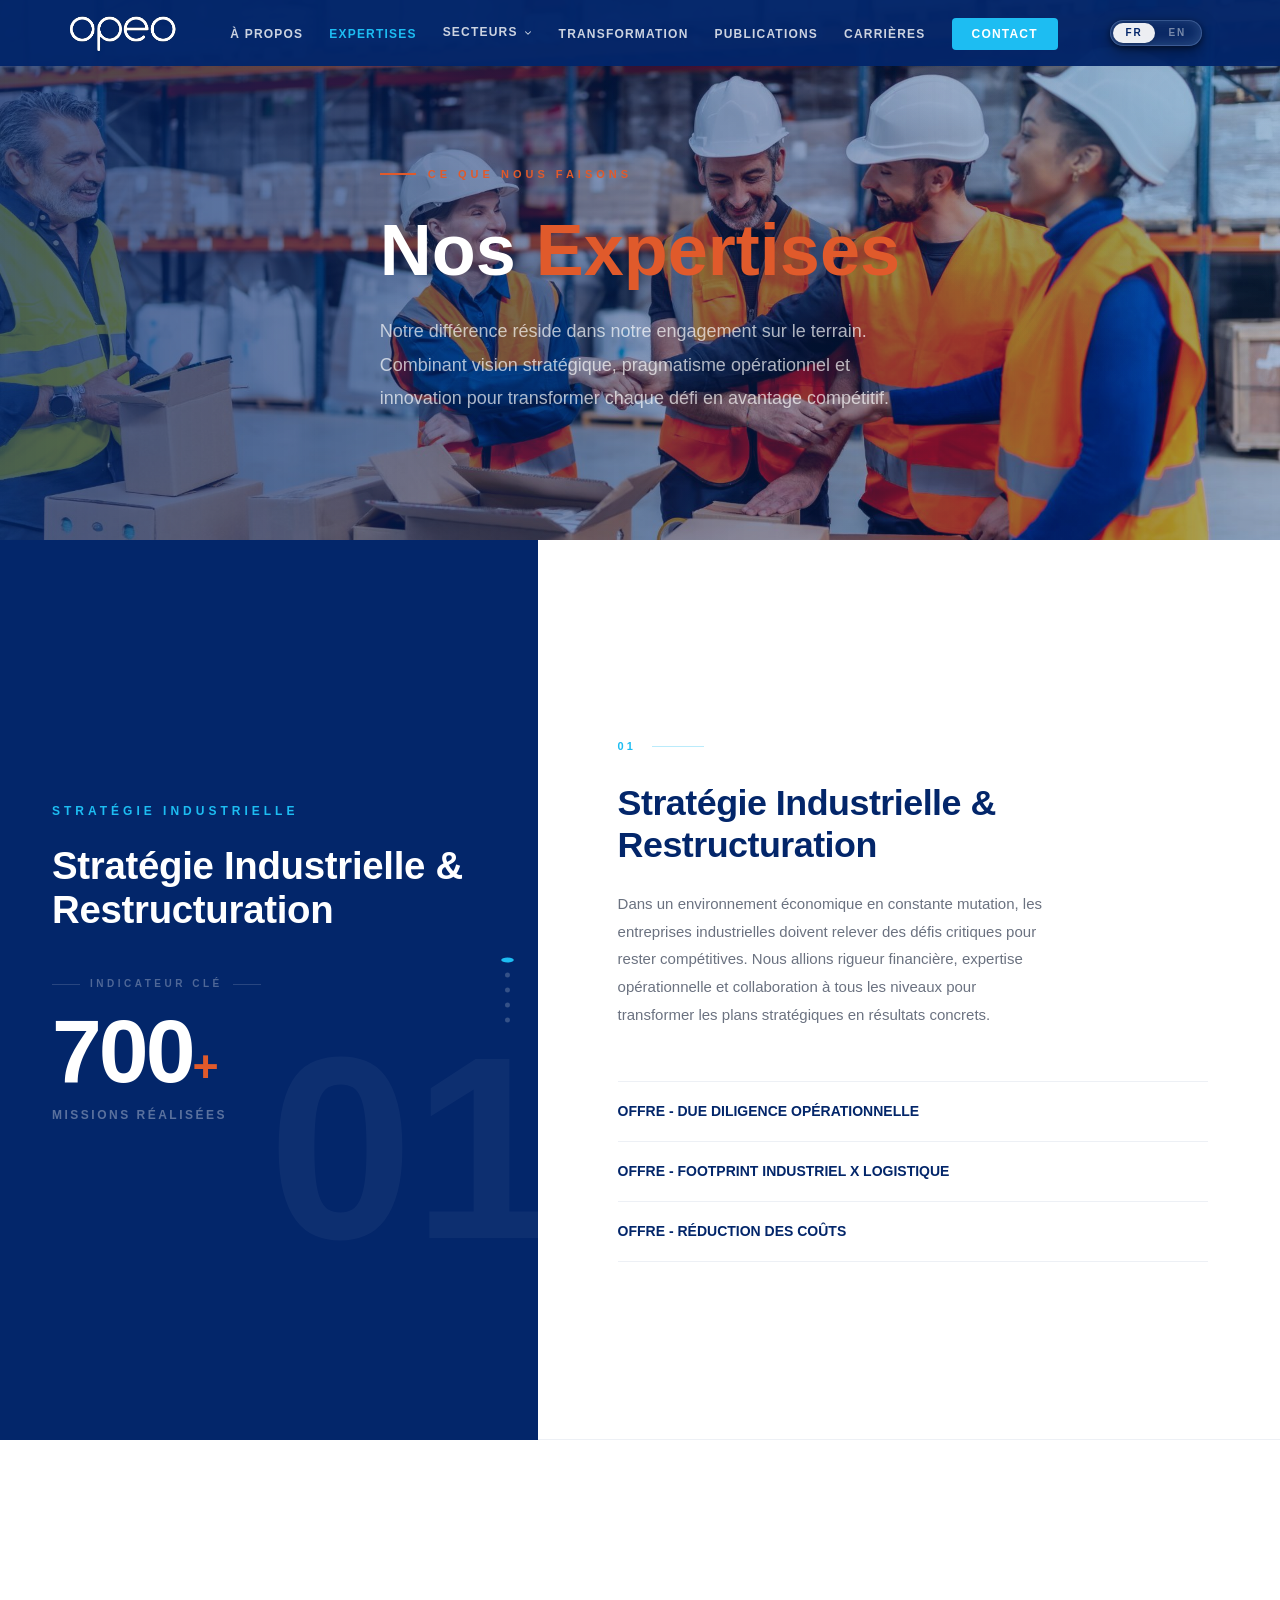
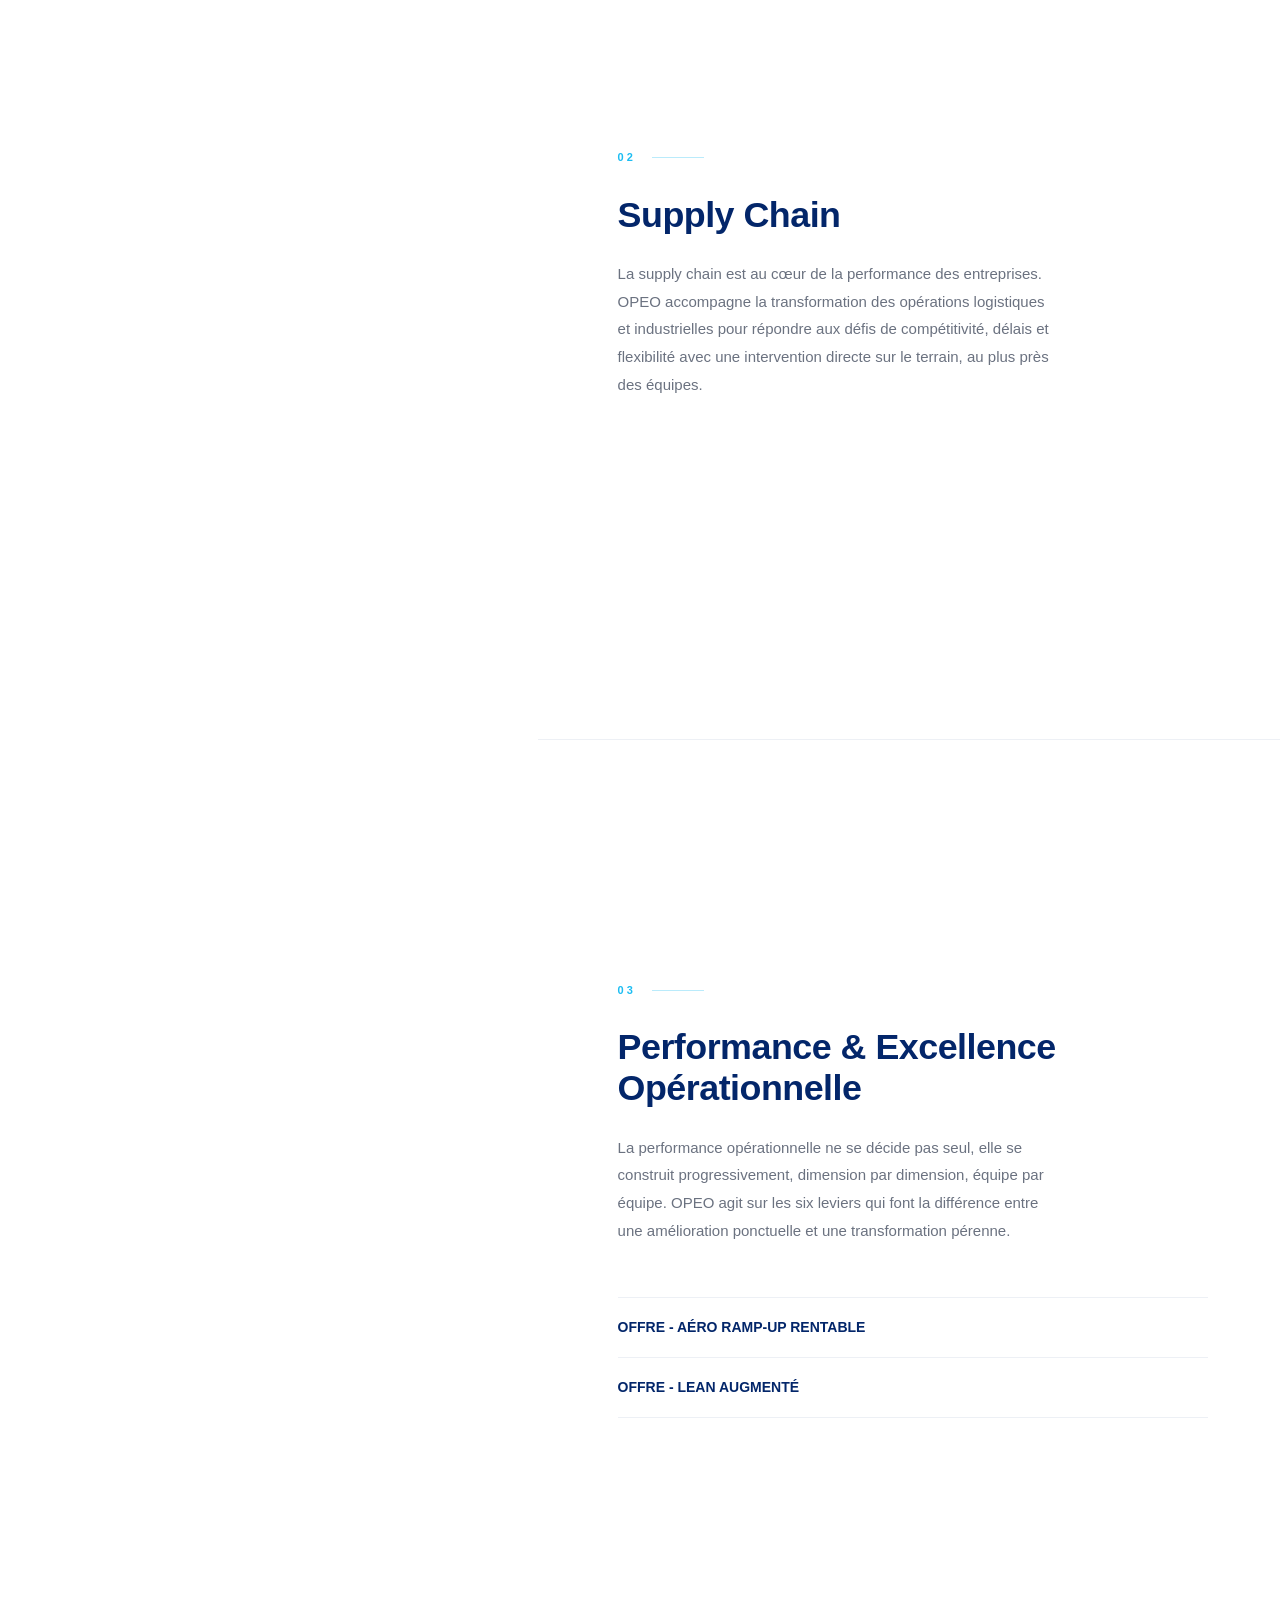
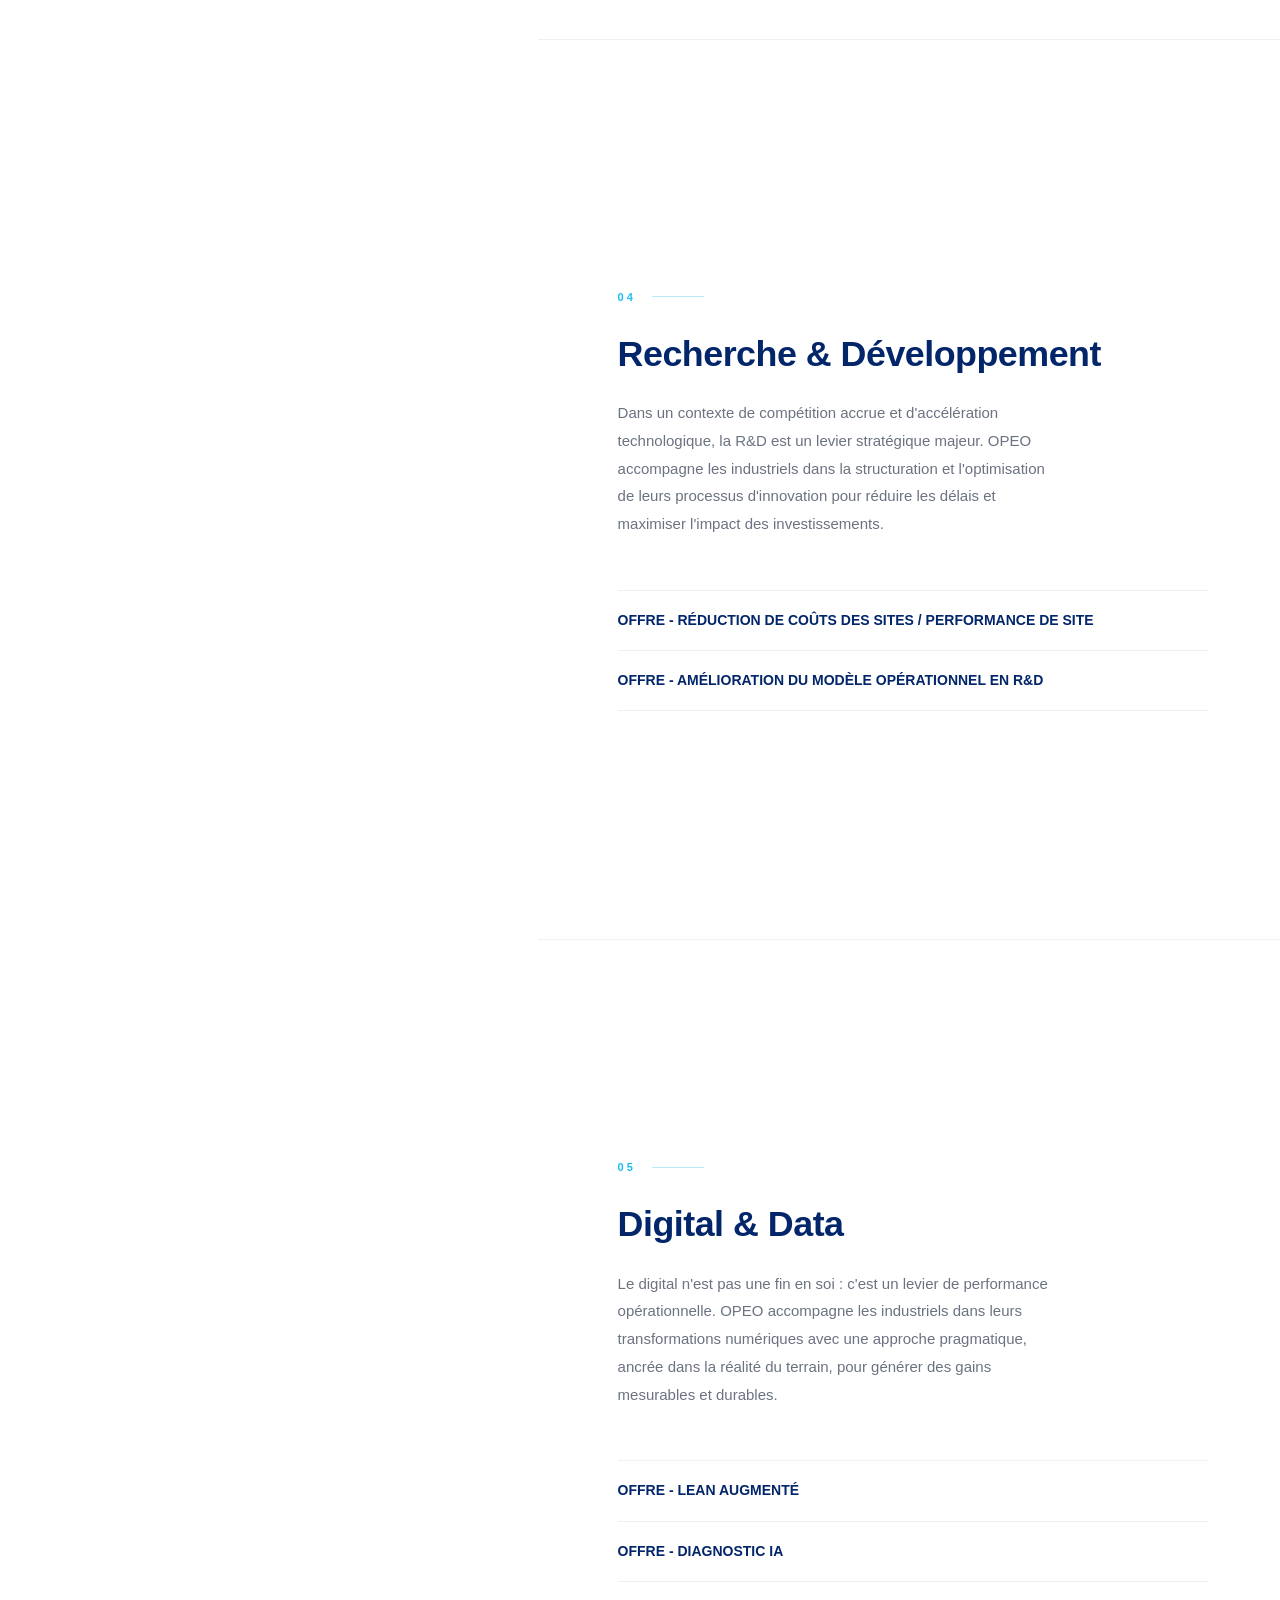
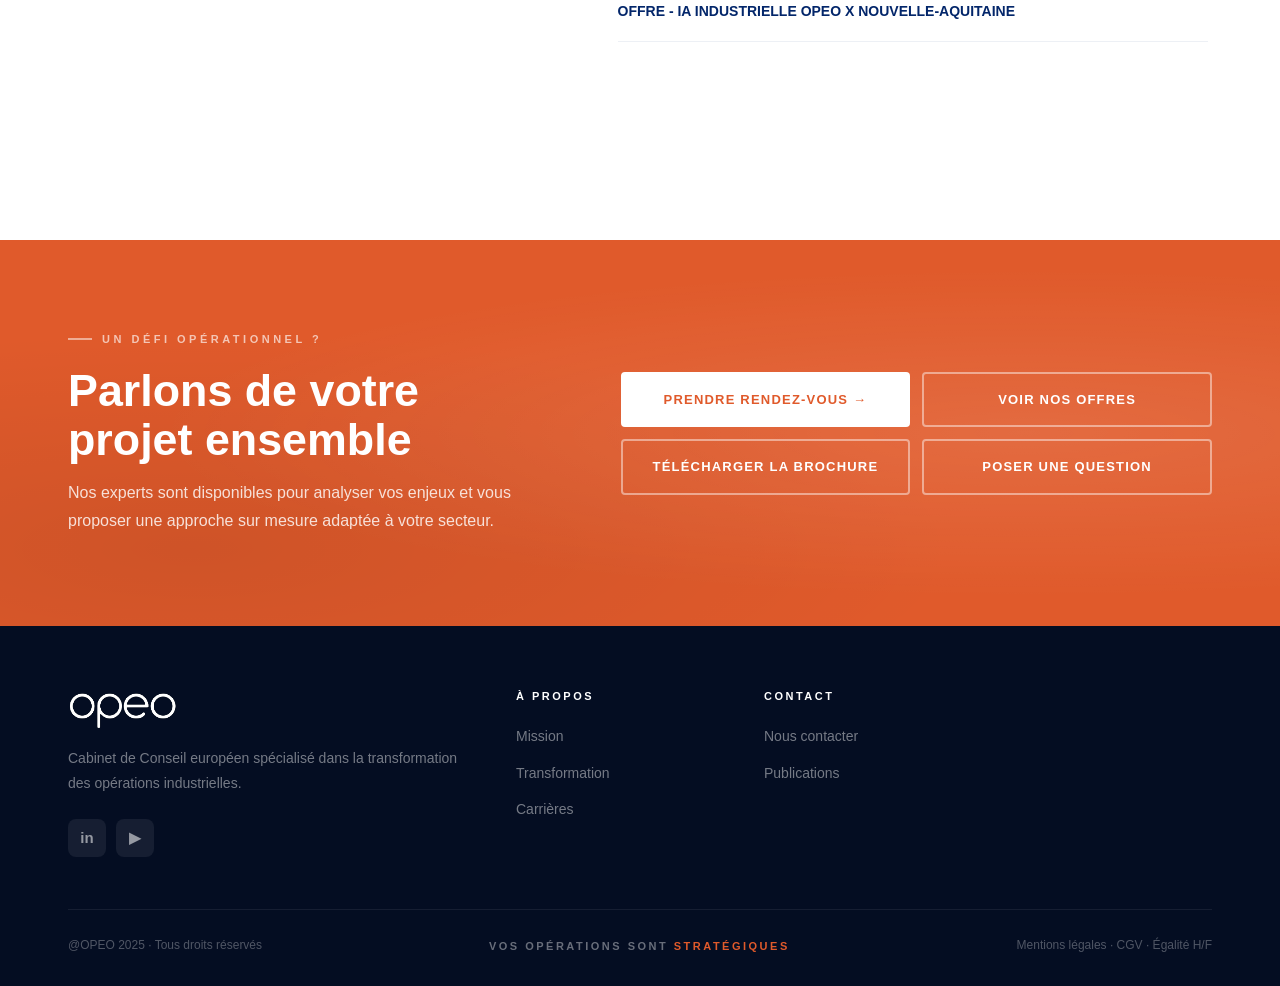
<file: expertises.html>
<!DOCTYPE html>
<html lang="fr">
<head>
  <meta charset="UTF-8"/><meta name="viewport" content="width=device-width,initial-scale=1.0"/>
  <title>Nos Expertises - OPEO</title>
  <link rel="stylesheet" href="styles.css"/>
  <style>
    /* ── PAGE HERO BACKGROUND PHOTO ── */
    section.page-hero {
      background-image: url('photo-expertise.jpg') !important;
      background-position: center 25% !important;
      background-size: cover !important;
      background-repeat: no-repeat !important;
    }
    .hero-exp-overlay {
      position:absolute; inset:0; z-index:1;
      background: linear-gradient(
        to right,
        rgba(3,38,106,.72) 0%,
        rgba(3,38,106,.48) 50%,
        rgba(3,38,106,.32) 100%
      );
    }
    .page-hero .page-hero-grid,
    .page-hero .page-hero-blob { z-index:2; }
    .page-hero > .container { padding-top:40px; }
    .page-hero .container { z-index:3 !important; }
    .page-hero h1 { font-size:clamp(38px,6vw,72px); color:#fff; margin-bottom:22px; }
    .page-hero h1 em { font-style:normal; color:var(--orange); }
    .page-hero p { max-width:52ch; margin-top:20px; }
    .hero-stats { display:flex; gap:0; margin-top:52px; padding-top:32px; border-top:1px solid rgba(255,255,255,.1); }
    .hs-item { padding-right:40px; margin-right:40px; border-right:1px solid rgba(255,255,255,.1); }
    .hs-item:last-child { border-right:none; }
    .hs-num { font-size:30px; font-weight:900; color:#fff; line-height:1; }
    .hs-lbl { font-size:10px; font-weight:700; letter-spacing:2.5px; text-transform:uppercase; color:rgba(255,255,255,.3); margin-top:6px; }

    /* ── SPLIT SCREEN ── */
    .exp-split {
      display:grid;
      grid-template-columns:42% 58%;
      min-height:100vh;
    }

    /* LEFT STICKY PANEL */
    .exp-left {
      position:sticky;
      top:0;
      height:100vh;
      background:var(--navy);
      overflow:hidden;
      display:flex;
      align-items:center;
    }
    .exp-left-inner {
      padding:60px 52px;
      width:100%;
      position:relative;
      z-index:1;
    }
    .exp-ghost {
      position:absolute;
      right:-20px;
      bottom:-40px;
      font-size:260px;
      font-weight:900;
      color:#fff;
      opacity:.04;
      line-height:1;
      pointer-events:none;
      user-select:none;
      font-family:'Gotham','Helvetica Neue',sans-serif;
      transition:opacity .4s;
    }
    .exp-panel-label {
      font-size:12px;
      font-weight:700;
      letter-spacing:4px;
      text-transform:uppercase;
      color:var(--cyan);
      margin-bottom:22px;
      transition:opacity .3s, transform .3s;
    }
    .exp-panel-title {
      font-size:clamp(26px,3vw,42px);
      font-weight:900;
      color:#fff;
      line-height:1.15;
      letter-spacing:-.3px;
      margin-bottom:44px;
      transition:opacity .3s, transform .3s;
    }
    .exp-panel-kpi-lbl {
      font-size:10px;
      font-weight:700;
      letter-spacing:3.5px;
      text-transform:uppercase;
      color:rgba(255,255,255,.3);
      display:flex;
      align-items:center;
      gap:10px;
      margin-bottom:14px;
    }
    .exp-panel-kpi-lbl::before,
    .exp-panel-kpi-lbl::after {
      content:'';
      display:block;
      height:1px;
      width:28px;
      background:rgba(255,255,255,.15);
    }
    .exp-panel-stat {
      font-size:clamp(64px,7vw,100px);
      font-weight:900;
      color:#fff;
      line-height:1;
      margin-bottom:10px;
      letter-spacing:-3px;
      transition:opacity .3s, transform .3s;
    }
    .exp-panel-stat em { font-style:normal; color:var(--orange); font-size:.5em; }
    .exp-panel-stat-lbl {
      font-size:12px;
      font-weight:700;
      letter-spacing:2.5px;
      text-transform:uppercase;
      color:rgba(255,255,255,.35);
      margin-bottom:52px;
      transition:opacity .3s;
    }
    .exp-panel-cta {
      font-size:12px;
      font-weight:700;
      letter-spacing:2.5px;
      text-transform:uppercase;
      color:rgba(255,255,255,.4);
      text-decoration:none;
      display:inline-flex;
      align-items:center;
      gap:10px;
      transition:color .2s;
    }
    .exp-panel-cta:hover { color:var(--cyan); }
    .exp-panel-cta svg { width:16px; height:16px; transition:transform .22s; }
    .exp-panel-cta.is-entering {
      color:var(--cyan);
      pointer-events:none;
    }
    .exp-panel-cta.is-entering svg { transform:translateX(8px) scale(.92); }

    /* DOTS */
    .exp-dots {
      position:absolute;
      right:28px;
      top:50%;
      transform:translateY(-50%);
      display:flex;
      flex-direction:column;
      gap:10px;
      z-index:2;
    }
    .exp-dot {
      width:5px;
      height:5px;
      border-radius:50%;
      background:rgba(255,255,255,.2);
      cursor:pointer;
      transition:all .3s;
    }
    .exp-dot.active {
      background:var(--cyan);
      transform:scaleX(2.5);
      border-radius:3px;
    }

    /* LEFT panel transition */
    .exp-left-inner.leaving .exp-panel-label,
    .exp-left-inner.leaving .exp-panel-title,
    .exp-left-inner.leaving .exp-panel-stat,
    .exp-left-inner.leaving .exp-panel-stat-lbl {
      opacity:0;
      transform:translateY(-14px);
    }

    /* RIGHT SCROLLABLE PANEL */
    .exp-right {
      background:#fff;
    }
    .exp-section {
      min-height:100vh;
      padding:100px 72px 80px 80px;
      display:flex;
      flex-direction:column;
      justify-content:center;
      border-bottom:1px solid #edf0f5;
      position:relative;
    }
    .exp-section:last-child { border-bottom:none; }
    .es-num {
      font-size:11px;
      font-weight:700;
      letter-spacing:3px;
      text-transform:uppercase;
      color:var(--cyan);
      display:flex;
      align-items:center;
      gap:16px;
      margin-bottom:28px;
    }
    .es-num::after {
      content:'';
      display:block;
      height:1px;
      width:52px;
      background:rgba(29,189,242,.3);
    }
    .es-title {
      font-size:clamp(22px,2.8vw,36px);
      font-weight:900;
      color:var(--navy);
      line-height:1.15;
      letter-spacing:-.5px;
      margin-bottom:24px;
    }
    .es-desc {
      font-size:15px;
      color:var(--gray);
      line-height:1.85;
      max-width:52ch;
      margin-bottom:52px;
    }
    .es-services {
      display:flex;
      flex-direction:column;
      gap:0;
    }
    .es-service {
      display:flex;
      align-items:center;
      gap:24px;
      padding:18px 0;
      border-top:1px solid #edf0f5;
      text-decoration:none;
    }
    .es-service:last-child { border-bottom:1px solid #edf0f5; }
    .es-service-num {
      font-size:10px;
      font-weight:700;
      letter-spacing:2px;
      color:var(--cyan);
      flex-shrink:0;
      width:22px;
    }
    .es-service-name {
      font-size:14px;
      font-weight:700;
      color:var(--navy);
      flex:1;
      transition:color .2s;
      text-decoration:none;
    }
    a.es-service-name:hover { color:var(--cyan); }
    .es-service:hover .es-service-name { color:var(--cyan); }
    .es-link {
      display:inline-flex;
      align-items:center;
      gap:10px;
      font-size:11px;
      font-weight:700;
      letter-spacing:2px;
      text-transform:uppercase;
      color:var(--navy);
      text-decoration:none;
      margin-top:40px;
      padding:14px 28px;
      border:1.5px solid #e0e8f0;
      border-radius:6px;
      align-self:flex-start;
      transition:all .2s;
    }
    .es-link:hover { background:var(--navy); color:#fff; border-color:var(--navy); }
    .es-link svg { width:14px; height:14px; transition:transform .2s; }
    .es-link:hover svg { transform:translateX(4px); }
    .es-link.is-entering {
      background:var(--navy);
      color:#fff;
      border-color:var(--navy);
      transform:translateY(1px) scale(.98);
      pointer-events:none;
    }
    .es-link.is-entering svg { transform:translateX(8px) scale(.92); }

    /* CTA section */
    .exp-cta { background:var(--navy); padding:100px 0; position:relative; overflow:hidden; }
    .exp-cta::before { content:'';position:absolute;width:600px;height:600px;border-radius:50%;background:radial-gradient(circle,rgba(29,189,242,.09) 0%,transparent 65%);top:-250px;right:-150px;pointer-events:none; }
    .exp-cta-inner { position:relative;z-index:1;display:grid;grid-template-columns:1fr auto;gap:48px;align-items:center; }
    .exp-cta-tag { font-size:10px;font-weight:700;letter-spacing:4px;text-transform:uppercase;color:var(--orange);margin-bottom:14px; }
    .exp-cta h2 { font-size:clamp(26px,3.5vw,44px);color:#fff;line-height:1.15;letter-spacing:-.5px;margin-bottom:12px; }
    .exp-cta p { color:rgba(255,255,255,.5);font-size:15px;line-height:1.8;max-width:46ch; }
    .exp-cta-btns { display:flex;flex-direction:column;gap:12px;flex-shrink:0; }

    @media(max-width:900px){
      .exp-split { grid-template-columns:1fr; }
      .exp-left { position:relative; height:auto; min-height:50vh; }
      .exp-dots { right:20px; }
      .exp-section { padding:72px 32px; min-height:auto; }
      .exp-cta-inner { grid-template-columns:1fr; }
      .exp-cta-btns { flex-direction:row;flex-wrap:wrap; }
    }
    @media(max-width:600px){
      .hero-stats { gap:20px;flex-wrap:wrap; }
      .hs-item { padding-right:20px;margin-right:20px; }
      .exp-left-inner { padding:48px 32px; }
    }
  </style>
</head>
<body>
<div class="mob-menu" id="mobMenu">
  <button class="mob-close" onclick="closeMob()">✕</button>
  <a href="index.html">Accueil</a><a href="a-propos.html">À propos</a>
  <a href="expertises.html" class="active">Expertises</a><a href="secteurs.html">Secteurs</a>
  <a href="transformation.html">Transformation</a><a href="publications.html">Publications</a>
  <a href="carrieres.html">Carrières</a><a href="contact.html">Contact</a>
  <div class="mob-lang-switch"><button class="lang-btn active">FR</button><button class="lang-btn" onclick="checkEnLang()">EN</button></div>
</div>
<nav class="navbar solid" id="navbar">
  <div class="container"><div class="nav-inner">
    <a href="index.html" class="nav-logo-link"><img src="logo-official.svg" class="nav-logo-img" alt="OPEO"/></a>
    <ul class="nav-links">
      <li><a href="a-propos.html">À propos</a></li>
      <li><a href="expertises.html" class="active">Expertises</a></li>
      <li class="has-drop"><a href="secteurs.html">Secteurs <svg class="drop-chevron" viewBox="0 0 24 24" fill="none" stroke="currentColor" stroke-width="2.5" stroke-linecap="round" stroke-linejoin="round"><polyline points="6 9 12 15 18 9"/></svg></a><div class="nav-drop nav-drop-wide nav-drop-sec"><div class="mega-header"><span class="mega-label">Nos Secteurs</span></div><div class="drop-grid drop-grid-2"><a href="secteur-luxe.html" class="drop-card"><span class="drop-card-title">Luxe</span></a><a href="secteur-process.html" class="drop-card"><span class="drop-card-title">Industrie de Process</span></a><a href="secteur-aeronautique.html" class="drop-card"><span class="drop-card-title">Aéronautique & Défense</span></a><a href="secteur-pharma.html" class="drop-card"><span class="drop-card-title">Pharma & Santé</span></a></div></div></li>
      <li><a href="transformation.html">Transformation</a></li>
      <li><a href="publications.html">Publications</a></li>
      <li><a href="carrieres.html">Carrières</a></li>
      <li><a href="contact.html" class="cta-link">Contact</a></li>
    </ul>
    <div class="lang-switch"><button class="lang-btn active">FR</button><button class="lang-btn" onclick="checkEnLang()">EN</button></div>
      <button class="hamburger" onclick="openMob()"><span></span><span></span><span></span></button>
  </div></div>
</nav>

<section class="page-hero">
  <div class="hero-exp-overlay"></div>
  <div class="page-hero-grid"></div>
  <div class="page-hero-blob"></div>
  <div class="container">
    <div class="page-hero-eyebrow"><div class="page-hero-line"></div><span class="page-hero-tag">Ce que nous faisons</span></div>
    <h1>Nos <em>Expertises</em></h1>
    <p>Notre différence réside dans notre engagement sur le terrain. Combinant vision stratégique, pragmatisme opérationnel et innovation pour transformer chaque défi en avantage compétitif.</p>
  </div>
</section>

<div class="exp-split">

  <!-- LEFT STICKY PANEL -->
  <div class="exp-left">
    <div class="exp-left-inner" id="expPanel">
      <div class="exp-panel-label" id="panelLabel">STRATÉGIE INDUSTRIELLE</div>
      <div class="exp-panel-title" id="panelTitle">Stratégie Industrielle &amp; Restructuration</div>
      <div class="exp-panel-kpi-lbl">Indicateur clé</div>
      <div class="exp-panel-stat" id="panelStat">700<em>+</em></div>
      <div class="exp-panel-stat-lbl" id="panelStatLbl">Missions réalisées</div>
      <div class="exp-ghost" id="panelGhost">01</div>
    </div>
    <div class="exp-dots" id="expDots">
      <div class="exp-dot active" data-i="0"></div>
      <div class="exp-dot" data-i="1"></div>
      <div class="exp-dot" data-i="2"></div>
      <div class="exp-dot" data-i="3"></div>
      <div class="exp-dot" data-i="4"></div>
    </div>
  </div>

  <!-- RIGHT SCROLLABLE PANEL -->
  <div class="exp-right" id="expRight">

    <div class="exp-section" data-i="0">
      <div class="es-num">01</div>
      <div class="es-title">Stratégie Industrielle &amp; Restructuration</div>
      <div class="es-desc">Dans un environnement économique en constante mutation, les entreprises industrielles doivent relever des défis critiques pour rester compétitives. Nous allions rigueur financière, expertise opérationnelle et collaboration à tous les niveaux pour transformer les plans stratégiques en résultats concrets.</div>
      <div class="es-services">
        <div class="es-service"><a class="es-service-name" href="http://opeo-conseil-145654140.hs-sites-eu1.com/offre-due-dilligence" target="_blank" rel="noopener">OFFRE - DUE DILIGENCE OPÉRATIONNELLE</a></div>
        <div class="es-service"><a class="es-service-name" href="http://opeo-conseil-145654140.hs-sites-eu1.com/offre-footprint-industriel-logistique" target="_blank" rel="noopener">OFFRE - FOOTPRINT INDUSTRIEL X LOGISTIQUE</a></div>
        <div class="es-service"><a class="es-service-name" href="http://opeo-conseil-145654140.hs-sites-eu1.com/offre-réduction-des-coûts" target="_blank" rel="noopener">OFFRE - RÉDUCTION DES COÛTS</a></div>
      </div>
      
    </div>

    <div class="exp-section" data-i="1">
      <div class="es-num">02</div>
      <div class="es-title">Supply Chain</div>
      <div class="es-desc">La supply chain est au cœur de la performance des entreprises. OPEO accompagne la transformation des opérations logistiques et industrielles pour répondre aux défis de compétitivité, délais et flexibilité avec une intervention directe sur le terrain, au plus près des équipes.</div>
      <div class="es-services"></div>
      
    </div>

    <div class="exp-section" data-i="2">
      <div class="es-num">03</div>
      <div class="es-title">Performance &amp; Excellence Opérationnelle</div>
      <div class="es-desc">La performance opérationnelle ne se décide pas seul, elle se construit progressivement, dimension par dimension, équipe par équipe. OPEO agit sur les six leviers qui font la différence entre une amélioration ponctuelle et une transformation pérenne.</div>
      <div class="es-services">
        <div class="es-service"><span class="es-service-name">OFFRE - AÉRO RAMP-UP RENTABLE</span></div>
        <div class="es-service"><a class="es-service-name" href="http://opeo-conseil-145654140.hs-sites-eu1.com/landing-page-offre-lean-augmenté" target="_blank" rel="noopener">OFFRE - LEAN AUGMENTÉ</a></div>
      </div>
      
    </div>

    <div class="exp-section" data-i="3">
      <div class="es-num">04</div>
      <div class="es-title">Recherche &amp; Développement</div>
      <div class="es-desc">Dans un contexte de compétition accrue et d'accélération technologique, la R&amp;D est un levier stratégique majeur. OPEO accompagne les industriels dans la structuration et l'optimisation de leurs processus d'innovation pour réduire les délais et maximiser l'impact des investissements.</div>
      <div class="es-services">
        <div class="es-service"><a class="es-service-name" href="http://opeo-conseil-145654140.hs-sites-eu1.com/offre-transformation-de-site-réduction-de-coûts" target="_blank" rel="noopener">OFFRE - RÉDUCTION DE COÛTS DES SITES / PERFORMANCE DE SITE</a></div>
        <div class="es-service"><a class="es-service-name" href="http://opeo-conseil-145654140.hs-sites-eu1.com/offre_amélioration_du_modèle_opérationnel_en_rd" target="_blank" rel="noopener">OFFRE - AMÉLIORATION DU MODÈLE OPÉRATIONNEL EN R&D</a></div>
      </div>
      
    </div>

    <div class="exp-section" data-i="4">
      <div class="es-num">05</div>
      <div class="es-title">Digital &amp; Data</div>
      <div class="es-desc">Le digital n'est pas une fin en soi : c'est un levier de performance opérationnelle. OPEO accompagne les industriels dans leurs transformations numériques avec une approche pragmatique, ancrée dans la réalité du terrain, pour générer des gains mesurables et durables.</div>
      <div class="es-services">
        <div class="es-service"><a class="es-service-name" href="http://opeo-conseil-145654140.hs-sites-eu1.com/landing-page-offre-lean-augmenté" target="_blank" rel="noopener">OFFRE - LEAN AUGMENTÉ</a></div>
        <div class="es-service"><a class="es-service-name" href="http://opeo-conseil-145654140.hs-sites-eu1.com/data-ia" target="_blank" rel="noopener">OFFRE - DIAGNOSTIC IA</a></div>
        <div class="es-service"><a class="es-service-name" href="http://opeo-conseil-145654140.hs-sites-eu1.com/parcours-ia-industrielle-opeo-region-nouvelle-aquitaine" target="_blank" rel="noopener">OFFRE - IA INDUSTRIELLE OPEO X NOUVELLE-AQUITAINE</a></div>
      </div>
      
    </div>

  </div><!-- end exp-right -->
</div><!-- end exp-split -->

<!-- ORANGE CTA BAND -->
<section class="orange-band">
  <div class="container">
    <div class="orange-band-inner reveal">
      <div>
        <div class="orange-band-eyebrow">Un défi opérationnel ?</div>
        <h2>Parlons de votre<br>projet ensemble</h2>
        <p>Nos experts sont disponibles pour analyser vos enjeux et vous proposer une approche sur mesure adaptée à votre secteur.</p>
      </div>
      <div class="orange-band-actions">
        <a href="https://meetings-eu1.hubspot.com/wendy-lemba" class="btn btn-white" target="_blank" rel="noopener">Prendre rendez-vous →</a>
        <a href="http://opeo-conseil-145654140.hs-sites-eu1.com/nos-offres-page-de-dispatch" class="btn btn-ghost-white" target="_blank" rel="noopener">Voir nos offres</a>
        <a href="https://share-eu1.hsforms.com/2jHE10lqlTX6kVxjdNJJYng2epvgc" class="btn btn-ghost-white" target="_blank" rel="noopener">Télécharger la brochure</a>
        <a href="contact.html#question" class="btn btn-ghost-white">Poser une question</a>
      </div>
    </div>
  </div>
</section>

<footer class="footer"><div class="container">
  <div class="footer-grid">
    <div class="footer-brand"><a href="index.html" class="nav-logo-link"><img src="logo-official.svg" class="nav-logo-img" alt="OPEO"/></a><p>Cabinet de Conseil européen spécialisé dans la transformation des opérations industrielles.</p><div class="footer-socials"><a href="https://www.linkedin.com/company/opeo/" target="_blank" class="soc-link">in</a><a href="https://www.youtube.com/channel/UCHxWDzGkSoEmFhDaU6nbsCg" target="_blank" class="soc-link">▶</a></div></div>
    
    <div class="footer-col"><h4>À propos</h4><ul class="footer-nav"><li><a href="a-propos.html">Mission</a></li><li><a href="transformation.html">Transformation</a></li><li><a href="carrieres.html">Carrières</a></li></ul></div>
    <div class="footer-col"><h4>Contact</h4><ul class="footer-nav"><li><a href="contact.html">Nous contacter</a></li><li><a href="publications.html">Publications</a></li></ul></div>
  </div>
  <div class="footer-bottom"><p>@OPEO 2025 · Tous droits réservés</p><div class="footer-tagline">Vos Opérations sont <em>Stratégiques</em></div><p>Mentions légales · CGV · Égalité H/F</p></div>
</div></footer>

<script>
function openMob(){document.getElementById('mobMenu').classList.add('open');}
function closeMob(){document.getElementById('mobMenu').classList.remove('open');}

const revObs=new IntersectionObserver(e=>e.forEach(x=>{if(x.isIntersecting){x.target.classList.add('on');revObs.unobserve(x.target);}}),{threshold:.08});
document.querySelectorAll('.reveal').forEach(el=>revObs.observe(el));

// Panel data
const panels = [
  { label:'STRATÉGIE INDUSTRIELLE', title:'Stratégie Industrielle &amp; Restructuration', stat:'700<em>+</em>', statLbl:'Missions réalisées', ghost:'01', href:'expertise-strategie.html' },
  { label:'SUPPLY CHAIN', title:'Supply Chain', stat:'−60<em>%</em>', statLbl:'Lead time réduit', ghost:'02', href:'expertise-supply-chain.html' },
  { label:'EXCELLENCE OPÉRATIONNELLE', title:'Performance &amp; Excellence Opérationnelle', stat:'+40<em>%</em>', statLbl:'Productivité', ghost:'03', href:'expertise-excellence.html' },
  { label:'RECHERCHE &amp; DÉVELOPPEMENT', title:'Recherche &amp; Développement', stat:'−30<em>%</em>', statLbl:'Time-to-market', ghost:'04', href:'expertise-rd.html' },
  { label:'DIGITAL &amp; DATA', title:'Digital &amp; Data', stat:'40<em>M€</em>', statLbl:'Potentiel créé', ghost:'05', href:'expertise-digital.html' },
];

const panel = document.getElementById('expPanel');
const labelEl = document.getElementById('panelLabel');
const titleEl = document.getElementById('panelTitle');
const statEl = document.getElementById('panelStat');
const statLblEl = document.getElementById('panelStatLbl');
const ghostEl = document.getElementById('panelGhost');
const dots = document.querySelectorAll('.exp-dot');
let current = 0;

function setPanel(i) {
  if (i === current) return;
  panel.classList.add('leaving');
  setTimeout(() => {
    const d = panels[i];
    labelEl.innerHTML = d.label;
    titleEl.innerHTML = d.title;
    statEl.innerHTML = d.stat;
    statLblEl.textContent = d.statLbl;
    ghostEl.textContent = d.ghost;
    dots.forEach((dot, idx) => dot.classList.toggle('active', idx === i));
    current = i;
    panel.classList.remove('leaving');
  }, 280);
}

// Dots click
dots.forEach(dot => {
  dot.addEventListener('click', () => {
    const i = parseInt(dot.dataset.i);
    setPanel(i);
    const section = document.querySelector(`.exp-section[data-i="${i}"]`);
    if (section) section.scrollIntoView({ behavior: 'smooth' });
  });
});

// Scroll-based panel switching - find section whose top is closest to 25% from viewport top
const expSections = Array.from(document.querySelectorAll('.exp-section'));

function updateActivePanel() {
  const trigger = window.innerHeight * 0.35;
  let best = 0;
  let bestDist = Infinity;
  expSections.forEach(s => {
    const rect = s.getBoundingClientRect();
    const dist = Math.abs(rect.top - trigger);
    if (dist < bestDist) {
      bestDist = dist;
      best = parseInt(s.dataset.i);
    }
  });
  setPanel(best);
}

window.addEventListener('scroll', updateActivePanel, { passive: true });
updateActivePanel();

document.addEventListener('click', function(e) {
  const target = e.target.nodeType === 1 ? e.target : e.target.parentElement;
  const link = target ? target.closest('a.es-link, a.exp-panel-cta, a.btn-rdv') : null;
  if (!link || e.defaultPrevented) return;
  if (e.metaKey || e.ctrlKey || e.shiftKey || e.altKey) return;
  if (typeof e.button === 'number' && e.button !== 0) return;

  const href = link.getAttribute('href');
  if (!href || href.startsWith('#') || link.target === '_blank' || link.hasAttribute('download')) return;

  e.preventDefault();
  link.classList.add('is-entering');
  window.setTimeout(() => {
    window.location.assign(link.href);
  }, 360);
}, true);
</script>

<!-- LANG MODAL -->
<div class="lang-modal-overlay" id="langModal" onclick="closeLangModal()">
  <div class="lang-modal" onclick="event.stopPropagation()">
    <button class="lang-modal-close" onclick="closeLangModal()" aria-label="Fermer">&#x2715;</button>
    <div class="lang-modal-ico">
      <svg viewBox="0 0 24 24"><circle cx="12" cy="12" r="10"/><line x1="2" y1="12" x2="22" y2="12"/><path d="M12 2a15.3 15.3 0 0 1 4 10 15.3 15.3 0 0 1-4 10 15.3 15.3 0 0 1-4-10 15.3 15.3 0 0 1 4-10z"/></svg>
    </div>
    <div class="lang-modal-kicker">EN &middot; English</div>
    <h3>Version anglaise<br>en pr&eacute;paration</h3>
    <p>Nous travaillons &agrave; la traduction de l&rsquo;ensemble de nos contenus en anglais. Revenez bient&ocirc;t.</p>
    <a href="#" class="btn btn-navy" onclick="closeLangModal();return false;">Revenir au site &rarr;</a>
  </div>
</div>

<script>
/* Lang switch hover particles */
(function(){
  var lastT = 0;
  document.querySelectorAll('.lang-btn:not(.active)').forEach(function(btn){
    btn.addEventListener('pointermove', function(e){
      var now = Date.now();
      if(now - lastT < 100) return;
      lastT = now;
      var rect = btn.getBoundingClientRect();
      var c = document.createElement('div');
      c.className = 'lang-circle';
      c.style.left = (e.clientX - rect.left) + 'px';
      c.style.top  = (e.clientY - rect.top)  + 'px';
      btn.appendChild(c);
      requestAnimationFrame(function(){ c.classList.add('fade-in'); });
      setTimeout(function(){ c.classList.replace('fade-in','fade-out'); }, 900);
      setTimeout(function(){ c.remove(); }, 2100);
    });
  });
})();
</script>
</body>
</html>
</file>
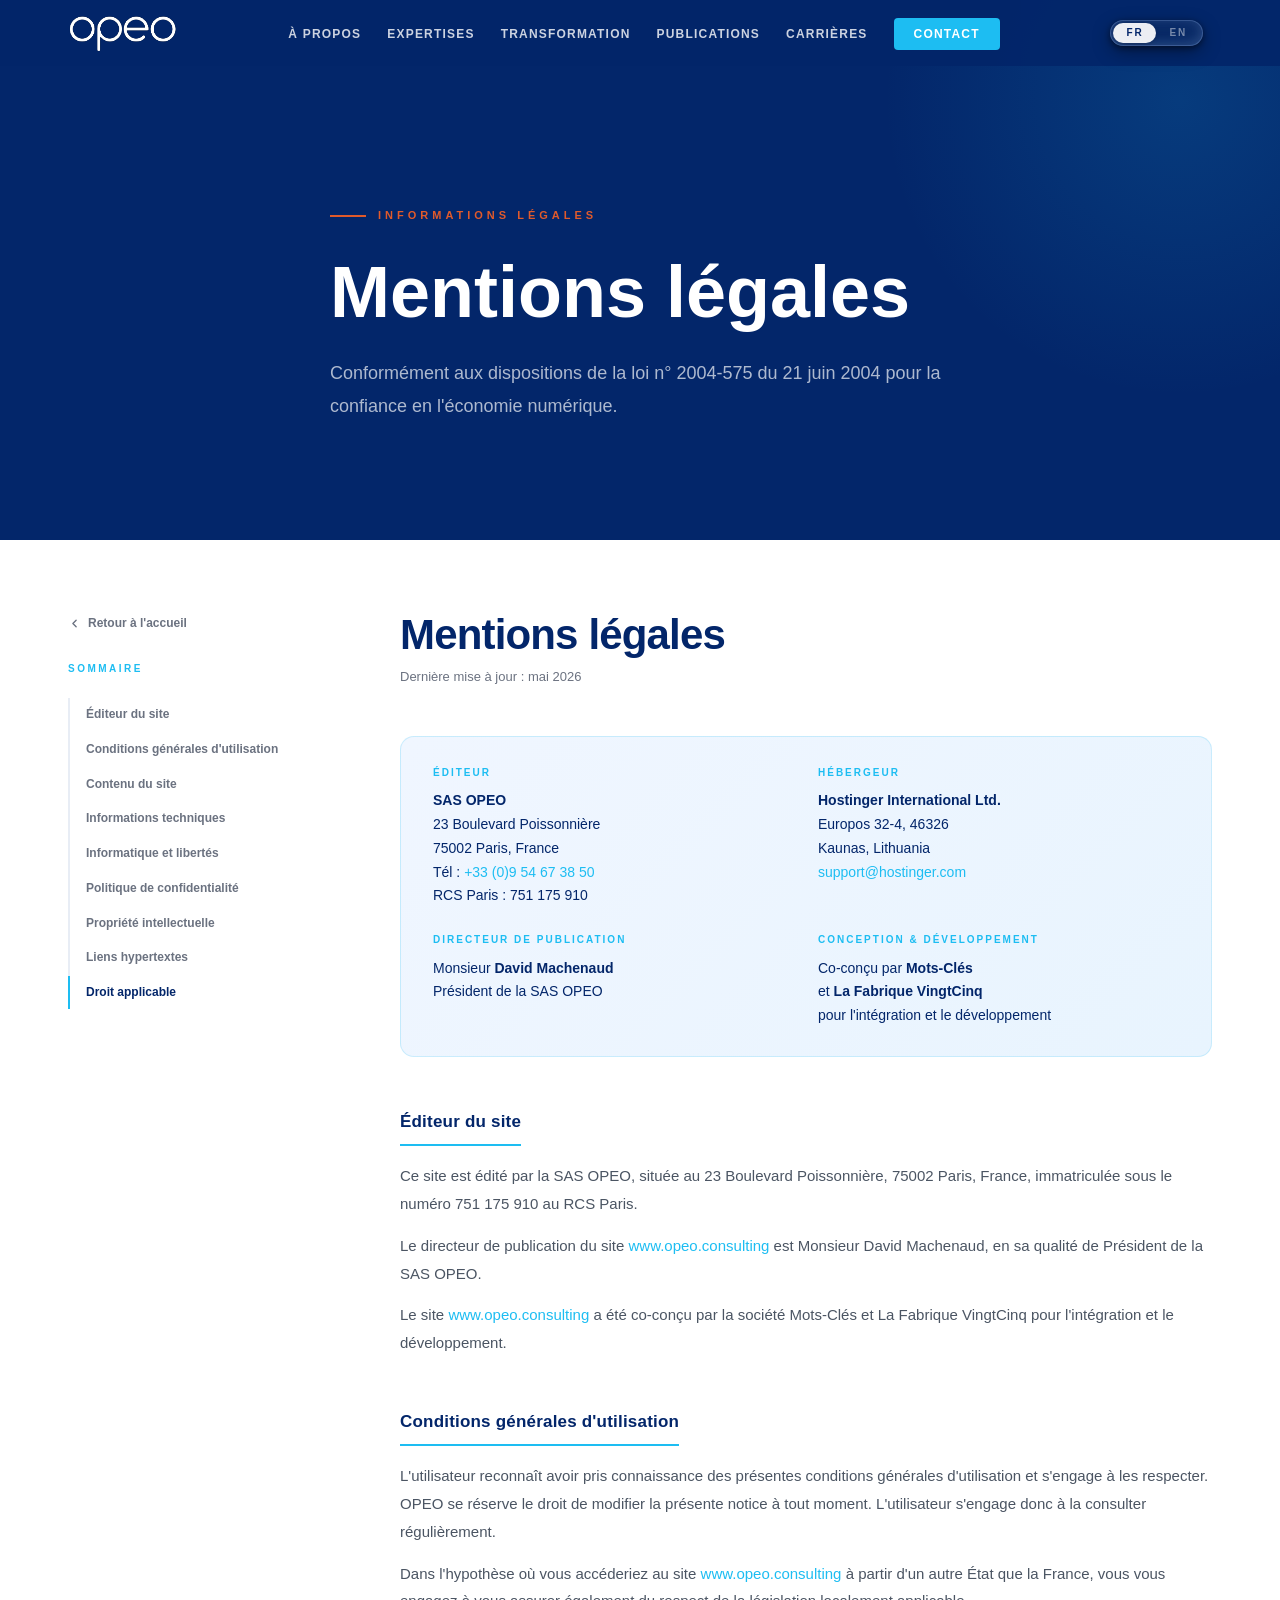
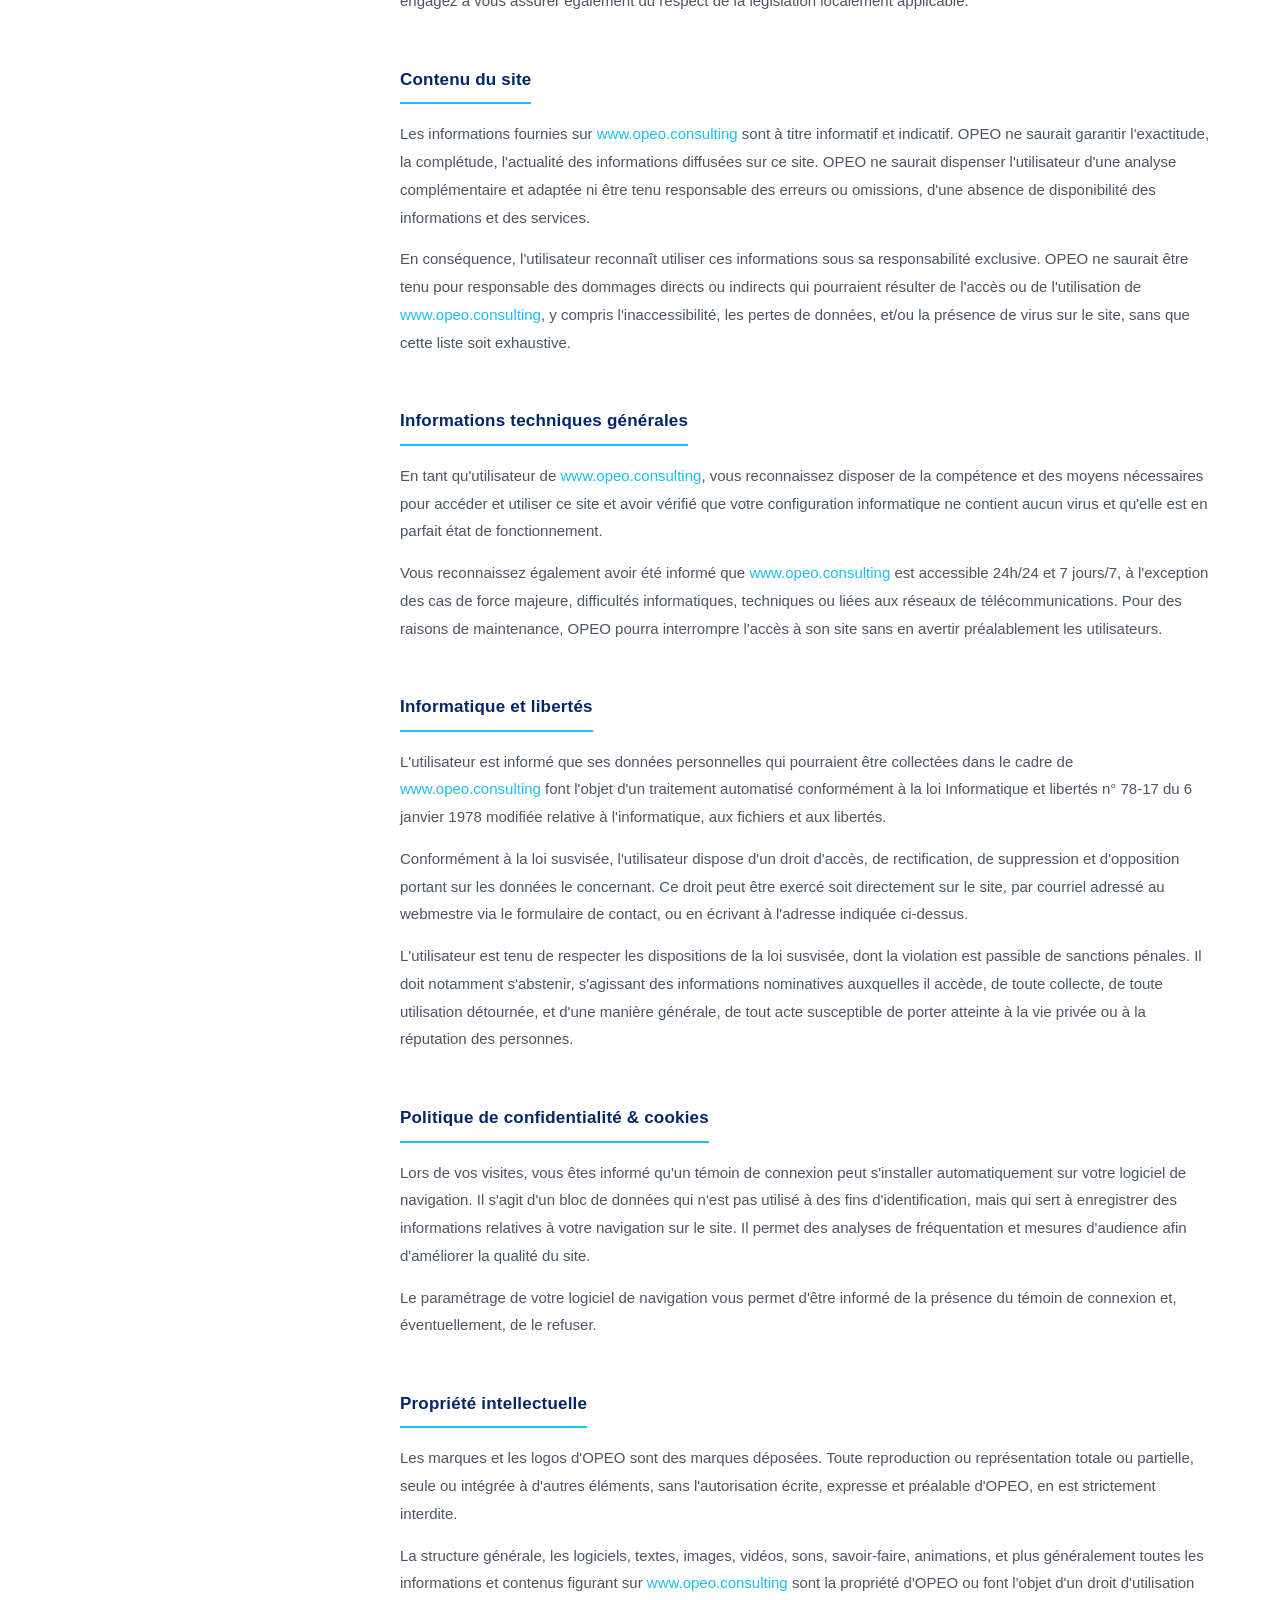
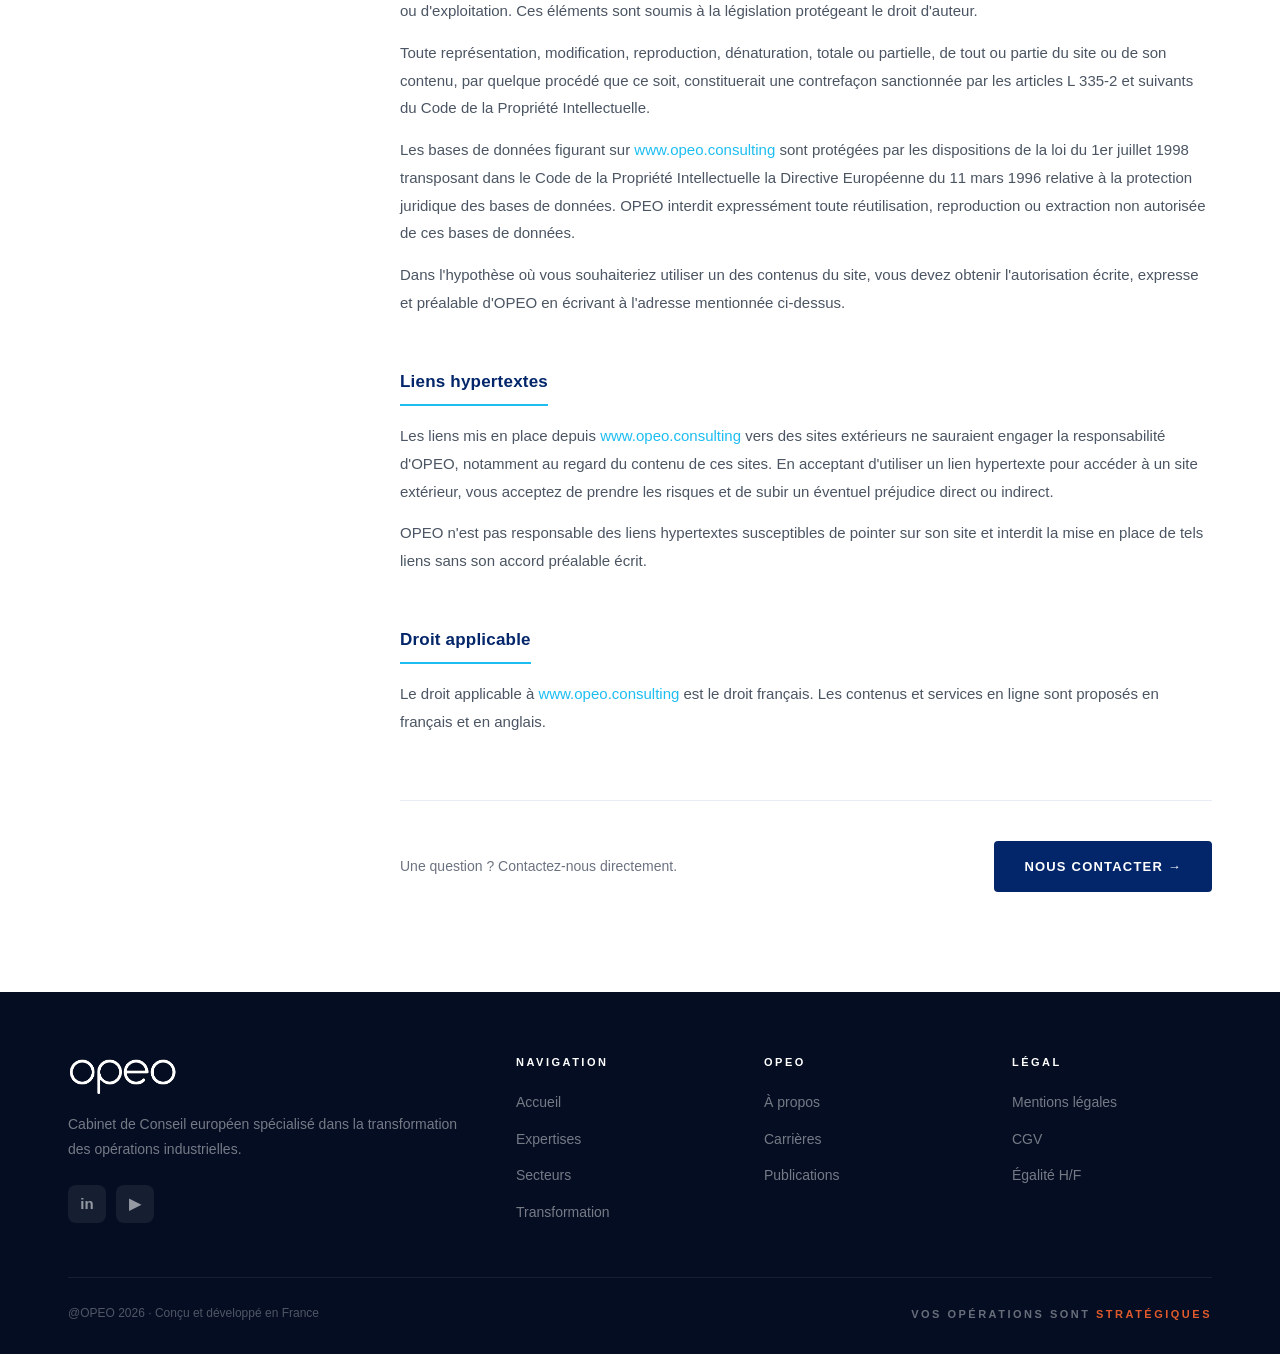
<file: mentions-legales.html>
<!DOCTYPE html>
<html lang="fr">
<head>
  <meta charset="UTF-8"/><meta name="viewport" content="width=device-width,initial-scale=1.0"/>
  <title>Mentions Légales - OPEO</title>
  <link rel="stylesheet" href="styles.css"/>
  <style>
    .ml-layout {
      background: #fff;
      padding: 72px 0 100px;
    }
    .ml-grid {
      display: grid;
      grid-template-columns: 260px 1fr;
      gap: 72px;
      align-items: start;
    }

    /* ── Sidebar TOC ── */
    .ml-toc {
      position: sticky;
      top: 104px;
    }
    .ml-toc-label {
      font-size: 10px;
      font-weight: 800;
      letter-spacing: 2.5px;
      text-transform: uppercase;
      color: var(--cyan);
      margin-bottom: 20px;
      display: block;
    }
    .ml-toc-list {
      list-style: none;
      padding: 0; margin: 0;
      display: flex;
      flex-direction: column;
      gap: 2px;
      border-left: 2px solid #e8edf5;
    }
    .ml-toc-list li a {
      display: block;
      padding: 8px 0 8px 16px;
      font-size: 12px;
      font-weight: 600;
      color: #6b7280;
      text-decoration: none;
      transition: color .18s, border-color .18s;
      border-left: 2px solid transparent;
      margin-left: -2px;
      line-height: 1.4;
    }
    .ml-toc-list li a:hover,
    .ml-toc-list li a.active {
      color: var(--navy);
      border-left-color: var(--cyan);
    }
    .ml-toc-back {
      display: inline-flex;
      align-items: center;
      gap: 7px;
      color: var(--gray);
      font-size: 12px;
      font-weight: 600;
      text-decoration: none;
      margin-bottom: 28px;
      transition: color .18s;
    }
    .ml-toc-back:hover { color: var(--navy); }
    .ml-toc-back svg { width:13px; height:13px; }

    /* ── Content ── */
    .ml-content h1 {
      font-size: clamp(28px, 3.5vw, 42px);
      color: var(--navy);
      font-weight: 800;
      letter-spacing: -0.02em;
      margin-bottom: 8px;
      line-height: 1.1;
    }
    .ml-content .ml-date {
      font-size: 13px;
      color: var(--gray);
      margin-bottom: 48px;
      display: block;
    }

    /* Editor card */
    .ml-editor-card {
      background: linear-gradient(135deg, #f0f6ff 0%, #e8f4fe 100%);
      border: 1px solid rgba(29,189,242,.18);
      border-radius: 14px;
      padding: 28px 32px;
      margin-bottom: 52px;
      display: grid;
      grid-template-columns: 1fr 1fr;
      gap: 24px;
    }
    .ml-editor-item {}
    .ml-editor-item .ml-ei-label {
      font-size: 10px;
      font-weight: 800;
      letter-spacing: 2px;
      text-transform: uppercase;
      color: var(--cyan);
      margin-bottom: 8px;
    }
    .ml-editor-item p {
      font-size: 14px;
      color: var(--navy);
      line-height: 1.7;
      margin: 0;
      font-weight: 500;
    }
    .ml-editor-item a {
      color: var(--cyan);
    }

    /* Sections */
    .ml-section {
      margin-bottom: 52px;
      scroll-margin-top: 110px;
    }
    .ml-section h2 {
      font-size: 17px;
      font-weight: 800;
      color: var(--navy);
      letter-spacing: .2px;
      margin-bottom: 16px;
      padding-bottom: 12px;
      border-bottom: 2px solid var(--cyan);
      display: inline-block;
    }
    .ml-section p {
      font-size: 15px;
      line-height: 1.85;
      color: #4b5563;
      margin-bottom: 14px;
    }
    .ml-section p:last-child { margin-bottom: 0; }
    .ml-section a {
      color: var(--cyan);
      text-decoration: none;
    }
    .ml-section a:hover {
      text-decoration: underline;
    }

    /* Hosting box */
    .ml-host-box {
      background: var(--offwhite);
      border-radius: 10px;
      padding: 18px 22px;
      margin-top: 14px;
      font-size: 14px;
      color: #4b5563;
      line-height: 1.7;
      border-left: 3px solid var(--navy);
    }
    .ml-host-box strong { color: var(--navy); }

    /* Bottom CTA */
    .ml-cta {
      margin-top: 64px;
      padding-top: 40px;
      border-top: 1px solid #e8edf5;
      display: flex;
      align-items: center;
      justify-content: space-between;
      flex-wrap: wrap;
      gap: 16px;
    }
    .ml-cta p {
      font-size: 14px;
      color: var(--gray);
      margin: 0;
    }

    @media (max-width: 860px) {
      .ml-grid { grid-template-columns: 1fr; }
      .ml-toc { position: static; display: none; }
      .ml-editor-card { grid-template-columns: 1fr; }
    }
  </style>
</head>
<body>

<!-- Mobile menu -->
<div class="mob-menu" id="mobMenu">
  <button class="mob-close" onclick="closeMob()">✕</button>
  <a href="index.html">Accueil</a><a href="a-propos.html">À propos</a>
  <a href="expertises.html">Expertises</a><a href="secteurs.html">Secteurs</a>
  <a href="transformation.html">Transformation</a><a href="publications.html">Publications</a>
  <a href="carrieres.html">Carrières</a><a href="contact.html">Contact</a>
  <div class="mob-lang-switch"><button class="lang-btn active">FR</button><button class="lang-btn" onclick="checkEnLang()">EN</button></div>
</div>

<!-- Navbar -->
<nav class="navbar solid">
  <div class="container"><div class="nav-inner">
    <a href="index.html" class="nav-logo-link"><img src="logo-official.svg" class="nav-logo-img" alt="OPEO"/></a>
    <ul class="nav-links">
      <li><a href="a-propos.html">À propos</a></li>
      <li><a href="expertises.html">Expertises</a></li>
      <li><a href="transformation.html">Transformation</a></li>
      <li><a href="publications.html">Publications</a></li>
      <li><a href="carrieres.html">Carrières</a></li>
      <li><a href="contact.html" class="cta-link">Contact</a></li>
    </ul>
    <div class="lang-switch"><button class="lang-btn active">FR</button><button class="lang-btn" onclick="checkEnLang()">EN</button></div>
      <button class="hamburger" onclick="openMob()"><span></span><span></span><span></span></button>
  </div></div>
</nav>

<!-- Hero -->
<section class="page-hero" style="padding:60px 0 50px;">
  <div class="page-hero-grid"></div><div class="page-hero-blob"></div>
  <div class="container">
    <div class="page-hero-eyebrow"><div class="page-hero-line"></div><span class="page-hero-tag">Informations légales</span></div>
    <h1>Mentions légales</h1>
    <p>Conformément aux dispositions de la loi n° 2004-575 du 21 juin 2004 pour la confiance en l'économie numérique.</p>
  </div>
</section>

<!-- Content -->
<section class="ml-layout">
  <div class="container">
    <div class="ml-grid">

      <!-- Sidebar -->
      <aside class="ml-toc">
        <a href="index.html" class="ml-toc-back">
          <svg viewBox="0 0 24 24" fill="none" stroke="currentColor" stroke-width="2.5" stroke-linecap="round" stroke-linejoin="round"><polyline points="15 18 9 12 15 6"/></svg>
          Retour à l'accueil
        </a>
        <span class="ml-toc-label">Sommaire</span>
        <ul class="ml-toc-list">
          <li><a href="#editeur">Éditeur du site</a></li>
          <li><a href="#cgu">Conditions générales d'utilisation</a></li>
          <li><a href="#contenu">Contenu du site</a></li>
          <li><a href="#technique">Informations techniques</a></li>
          <li><a href="#donnees">Informatique et libertés</a></li>
          <li><a href="#confidentialite">Politique de confidentialité</a></li>
          <li><a href="#propriete">Propriété intellectuelle</a></li>
          <li><a href="#liens">Liens hypertextes</a></li>
          <li><a href="#droit">Droit applicable</a></li>
        </ul>
      </aside>

      <!-- Main content -->
      <div class="ml-content">
        <h1>Mentions légales</h1>
        <span class="ml-date">Dernière mise à jour : mai 2026</span>

        <!-- Editor card -->
        <div class="ml-editor-card">
          <div class="ml-editor-item">
            <div class="ml-ei-label">Éditeur</div>
            <p>
              <strong>SAS OPEO</strong><br>
              23 Boulevard Poissonnière<br>
              75002 Paris, France<br>
              Tél : <a href="tel:+33954673850">+33 (0)9 54 67 38 50</a><br>
              RCS Paris : 751 175 910
            </p>
          </div>
          <div class="ml-editor-item">
            <div class="ml-ei-label">Hébergeur</div>
            <p>
              <strong>Hostinger International Ltd.</strong><br>
              Europos 32-4, 46326<br>
              Kaunas, Lithuania<br>
              <a href="mailto:support@hostinger.com">support@hostinger.com</a>
            </p>
          </div>
          <div class="ml-editor-item">
            <div class="ml-ei-label">Directeur de publication</div>
            <p>
              Monsieur <strong>David Machenaud</strong><br>
              Président de la SAS OPEO
            </p>
          </div>
          <div class="ml-editor-item">
            <div class="ml-ei-label">Conception & développement</div>
            <p>
              Co-conçu par <strong>Mots-Clés</strong><br>
              et <strong>La Fabrique VingtCinq</strong><br>
              pour l'intégration et le développement
            </p>
          </div>
        </div>

        <!-- Section 1 -->
        <div class="ml-section" id="editeur">
          <h2>Éditeur du site</h2>
          <p>Ce site est édité par la SAS OPEO, située au 23 Boulevard Poissonnière, 75002 Paris, France, immatriculée sous le numéro 751 175 910 au RCS Paris.</p>
          <p>Le directeur de publication du site <a href="https://www.opeo.consulting" target="_blank">www.opeo.consulting</a> est Monsieur David Machenaud, en sa qualité de Président de la SAS OPEO.</p>
          <p>Le site <a href="https://www.opeo.consulting" target="_blank">www.opeo.consulting</a> a été co-conçu par la société Mots-Clés et La Fabrique VingtCinq pour l'intégration et le développement.</p>
        </div>

        <!-- Section 2 -->
        <div class="ml-section" id="cgu">
          <h2>Conditions générales d'utilisation</h2>
          <p>L'utilisateur reconnaît avoir pris connaissance des présentes conditions générales d'utilisation et s'engage à les respecter. OPEO se réserve le droit de modifier la présente notice à tout moment. L'utilisateur s'engage donc à la consulter régulièrement.</p>
          <p>Dans l'hypothèse où vous accéderiez au site <a href="https://www.opeo.consulting" target="_blank">www.opeo.consulting</a> à partir d'un autre État que la France, vous vous engagez à vous assurer également du respect de la législation localement applicable.</p>
        </div>

        <!-- Section 3 -->
        <div class="ml-section" id="contenu">
          <h2>Contenu du site</h2>
          <p>Les informations fournies sur <a href="https://www.opeo.consulting" target="_blank">www.opeo.consulting</a> sont à titre informatif et indicatif. OPEO ne saurait garantir l'exactitude, la complétude, l'actualité des informations diffusées sur ce site. OPEO ne saurait dispenser l'utilisateur d'une analyse complémentaire et adaptée ni être tenu responsable des erreurs ou omissions, d'une absence de disponibilité des informations et des services.</p>
          <p>En conséquence, l'utilisateur reconnaît utiliser ces informations sous sa responsabilité exclusive. OPEO ne saurait être tenu pour responsable des dommages directs ou indirects qui pourraient résulter de l'accès ou de l'utilisation de <a href="https://www.opeo.consulting" target="_blank">www.opeo.consulting</a>, y compris l'inaccessibilité, les pertes de données, et/ou la présence de virus sur le site, sans que cette liste soit exhaustive.</p>
        </div>

        <!-- Section 4 -->
        <div class="ml-section" id="technique">
          <h2>Informations techniques générales</h2>
          <p>En tant qu'utilisateur de <a href="https://www.opeo.consulting" target="_blank">www.opeo.consulting</a>, vous reconnaissez disposer de la compétence et des moyens nécessaires pour accéder et utiliser ce site et avoir vérifié que votre configuration informatique ne contient aucun virus et qu'elle est en parfait état de fonctionnement.</p>
          <p>Vous reconnaissez également avoir été informé que <a href="https://www.opeo.consulting" target="_blank">www.opeo.consulting</a> est accessible 24h/24 et 7 jours/7, à l'exception des cas de force majeure, difficultés informatiques, techniques ou liées aux réseaux de télécommunications. Pour des raisons de maintenance, OPEO pourra interrompre l'accès à son site sans en avertir préalablement les utilisateurs.</p>
        </div>

        <!-- Section 5 -->
        <div class="ml-section" id="donnees">
          <h2>Informatique et libertés</h2>
          <p>L'utilisateur est informé que ses données personnelles qui pourraient être collectées dans le cadre de <a href="https://www.opeo.consulting" target="_blank">www.opeo.consulting</a> font l'objet d'un traitement automatisé conformément à la loi Informatique et libertés n° 78-17 du 6 janvier 1978 modifiée relative à l'informatique, aux fichiers et aux libertés.</p>
          <p>Conformément à la loi susvisée, l'utilisateur dispose d'un droit d'accès, de rectification, de suppression et d'opposition portant sur les données le concernant. Ce droit peut être exercé soit directement sur le site, par courriel adressé au webmestre via le formulaire de contact, ou en écrivant à l'adresse indiquée ci-dessus.</p>
          <p>L'utilisateur est tenu de respecter les dispositions de la loi susvisée, dont la violation est passible de sanctions pénales. Il doit notamment s'abstenir, s'agissant des informations nominatives auxquelles il accède, de toute collecte, de toute utilisation détournée, et d'une manière générale, de tout acte susceptible de porter atteinte à la vie privée ou à la réputation des personnes.</p>
        </div>

        <!-- Section 6 -->
        <div class="ml-section" id="confidentialite">
          <h2>Politique de confidentialité & cookies</h2>
          <p>Lors de vos visites, vous êtes informé qu'un témoin de connexion peut s'installer automatiquement sur votre logiciel de navigation. Il s'agit d'un bloc de données qui n'est pas utilisé à des fins d'identification, mais qui sert à enregistrer des informations relatives à votre navigation sur le site. Il permet des analyses de fréquentation et mesures d'audience afin d'améliorer la qualité du site.</p>
          <p>Le paramétrage de votre logiciel de navigation vous permet d'être informé de la présence du témoin de connexion et, éventuellement, de le refuser.</p>
        </div>

        <!-- Section 7 -->
        <div class="ml-section" id="propriete">
          <h2>Propriété intellectuelle</h2>
          <p>Les marques et les logos d'OPEO sont des marques déposées. Toute reproduction ou représentation totale ou partielle, seule ou intégrée à d'autres éléments, sans l'autorisation écrite, expresse et préalable d'OPEO, en est strictement interdite.</p>
          <p>La structure générale, les logiciels, textes, images, vidéos, sons, savoir-faire, animations, et plus généralement toutes les informations et contenus figurant sur <a href="https://www.opeo.consulting" target="_blank">www.opeo.consulting</a> sont la propriété d'OPEO ou font l'objet d'un droit d'utilisation ou d'exploitation. Ces éléments sont soumis à la législation protégeant le droit d'auteur.</p>
          <p>Toute représentation, modification, reproduction, dénaturation, totale ou partielle, de tout ou partie du site ou de son contenu, par quelque procédé que ce soit, constituerait une contrefaçon sanctionnée par les articles L 335-2 et suivants du Code de la Propriété Intellectuelle.</p>
          <p>Les bases de données figurant sur <a href="https://www.opeo.consulting" target="_blank">www.opeo.consulting</a> sont protégées par les dispositions de la loi du 1er juillet 1998 transposant dans le Code de la Propriété Intellectuelle la Directive Européenne du 11 mars 1996 relative à la protection juridique des bases de données. OPEO interdit expressément toute réutilisation, reproduction ou extraction non autorisée de ces bases de données.</p>
          <p>Dans l'hypothèse où vous souhaiteriez utiliser un des contenus du site, vous devez obtenir l'autorisation écrite, expresse et préalable d'OPEO en écrivant à l'adresse mentionnée ci-dessus.</p>
        </div>

        <!-- Section 8 -->
        <div class="ml-section" id="liens">
          <h2>Liens hypertextes</h2>
          <p>Les liens mis en place depuis <a href="https://www.opeo.consulting" target="_blank">www.opeo.consulting</a> vers des sites extérieurs ne sauraient engager la responsabilité d'OPEO, notamment au regard du contenu de ces sites. En acceptant d'utiliser un lien hypertexte pour accéder à un site extérieur, vous acceptez de prendre les risques et de subir un éventuel préjudice direct ou indirect.</p>
          <p>OPEO n'est pas responsable des liens hypertextes susceptibles de pointer sur son site et interdit la mise en place de tels liens sans son accord préalable écrit.</p>
        </div>

        <!-- Section 9 -->
        <div class="ml-section" id="droit">
          <h2>Droit applicable</h2>
          <p>Le droit applicable à <a href="https://www.opeo.consulting" target="_blank">www.opeo.consulting</a> est le droit français. Les contenus et services en ligne sont proposés en français et en anglais.</p>
        </div>

        <!-- Bottom CTA -->
        <div class="ml-cta">
          <p>Une question ? Contactez-nous directement.</p>
          <a href="contact.html" class="btn btn-navy">Nous contacter →</a>
        </div>

      </div><!-- /ml-content -->
    </div><!-- /ml-grid -->
  </div>
</section>

<!-- Footer -->
<footer class="footer"><div class="container">
  <div class="footer-grid">
    <div class="footer-brand"><a href="index.html" class="nav-logo-link"><img src="logo-official.svg" class="nav-logo-img" alt="OPEO"/></a><p>Cabinet de Conseil européen spécialisé dans la transformation des opérations industrielles.</p><div class="footer-socials"><a href="https://www.linkedin.com/company/opeo/" target="_blank" class="soc-link">in</a><a href="https://www.youtube.com/channel/UCHxWDzGkSoEmFhDaU6nbsCg" target="_blank" class="soc-link">▶</a></div></div>
    <div class="footer-col"><h4>Navigation</h4><ul class="footer-nav"><li><a href="index.html">Accueil</a></li><li><a href="expertises.html">Expertises</a></li><li><a href="secteurs.html">Secteurs</a></li><li><a href="transformation.html">Transformation</a></li></ul></div>
    <div class="footer-col"><h4>OPEO</h4><ul class="footer-nav"><li><a href="a-propos.html">À propos</a></li><li><a href="carrieres.html">Carrières</a></li><li><a href="publications.html">Publications</a></li></ul></div>
    <div class="footer-col"><h4>Légal</h4><ul class="footer-nav"><li><a href="mentions-legales.html">Mentions légales</a></li><li><a href="https://opeo.consulting" target="_blank">CGV</a></li><li><a href="https://opeo.consulting" target="_blank">Égalité H/F</a></li></ul></div>
  </div>
  <div class="footer-bottom"><p>@OPEO 2026 · Conçu et développé en France</p><div class="footer-tagline">Vos Opérations sont <em>Stratégiques</em></div></div>
</div></footer>

<script>
function openMob(){document.getElementById('mobMenu').classList.add('open');}
function closeMob(){document.getElementById('mobMenu').classList.remove('open');}

/* TOC active state on scroll */
const sections = document.querySelectorAll('.ml-section');
const tocLinks = document.querySelectorAll('.ml-toc-list a');
const observer = new IntersectionObserver(entries => {
  entries.forEach(entry => {
    if (entry.isIntersecting) {
      tocLinks.forEach(l => l.classList.remove('active'));
      const link = document.querySelector(`.ml-toc-list a[href="#${entry.target.id}"]`);
      if (link) link.classList.add('active');
    }
  });
}, { rootMargin: '-20% 0px -70% 0px' });
sections.forEach(s => observer.observe(s));
</script>

<!-- LANG MODAL -->
<div class="lang-modal-overlay" id="langModal" onclick="closeLangModal()">
  <div class="lang-modal" onclick="event.stopPropagation()">
    <button class="lang-modal-close" onclick="closeLangModal()" aria-label="Fermer">&#x2715;</button>
    <div class="lang-modal-ico">
      <svg viewBox="0 0 24 24"><circle cx="12" cy="12" r="10"/><line x1="2" y1="12" x2="22" y2="12"/><path d="M12 2a15.3 15.3 0 0 1 4 10 15.3 15.3 0 0 1-4 10 15.3 15.3 0 0 1-4-10 15.3 15.3 0 0 1 4-10z"/></svg>
    </div>
    <div class="lang-modal-kicker">EN &middot; English</div>
    <h3>Version anglaise<br>en pr&eacute;paration</h3>
    <p>Nous travaillons &agrave; la traduction de l&rsquo;ensemble de nos contenus en anglais. Revenez bient&ocirc;t.</p>
    <a href="#" class="btn btn-navy" onclick="closeLangModal();return false;">Revenir au site &rarr;</a>
  </div>
</div>

<script>
/* Lang switch hover particles */
(function(){
  var lastT = 0;
  document.querySelectorAll('.lang-btn:not(.active)').forEach(function(btn){
    btn.addEventListener('pointermove', function(e){
      var now = Date.now();
      if(now - lastT < 100) return;
      lastT = now;
      var rect = btn.getBoundingClientRect();
      var c = document.createElement('div');
      c.className = 'lang-circle';
      c.style.left = (e.clientX - rect.left) + 'px';
      c.style.top  = (e.clientY - rect.top)  + 'px';
      btn.appendChild(c);
      requestAnimationFrame(function(){ c.classList.add('fade-in'); });
      setTimeout(function(){ c.classList.replace('fade-in','fade-out'); }, 900);
      setTimeout(function(){ c.remove(); }, 2100);
    });
  });
})();
</script>
</body>
</html>
</file>
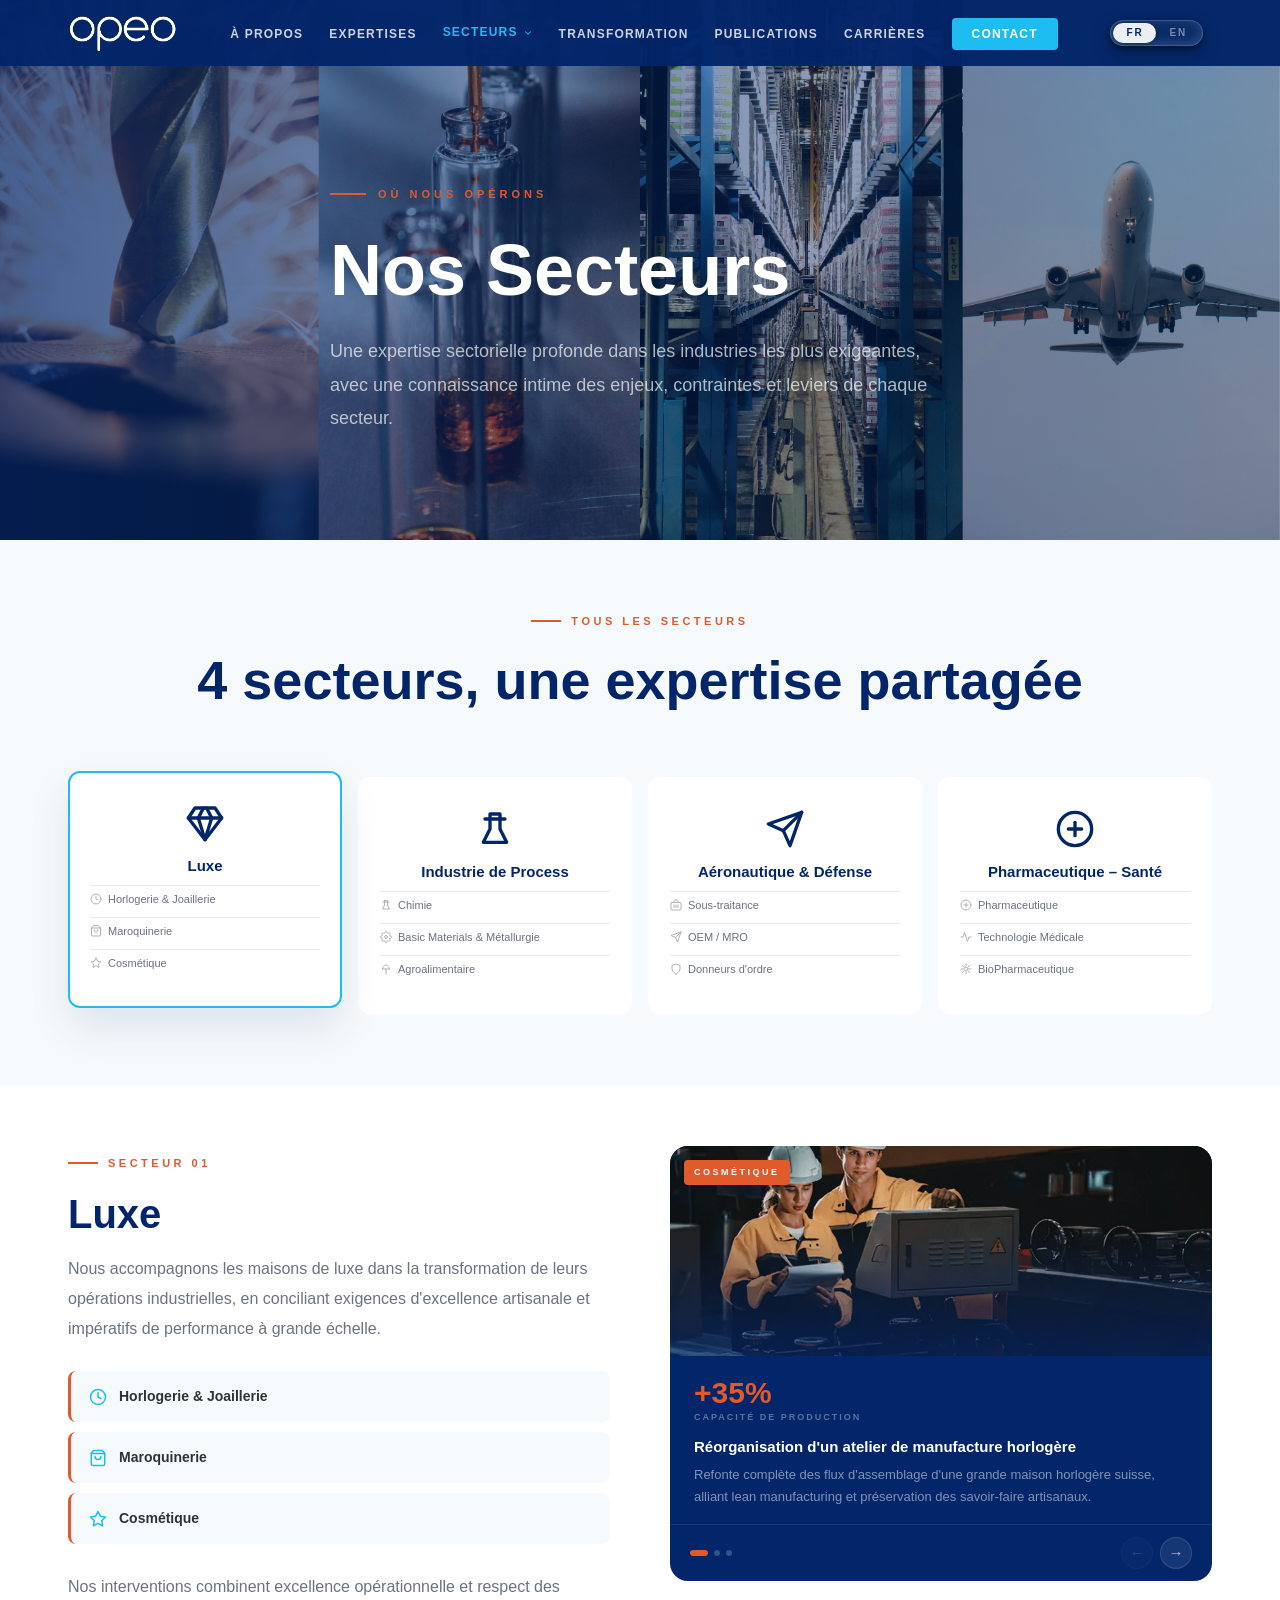
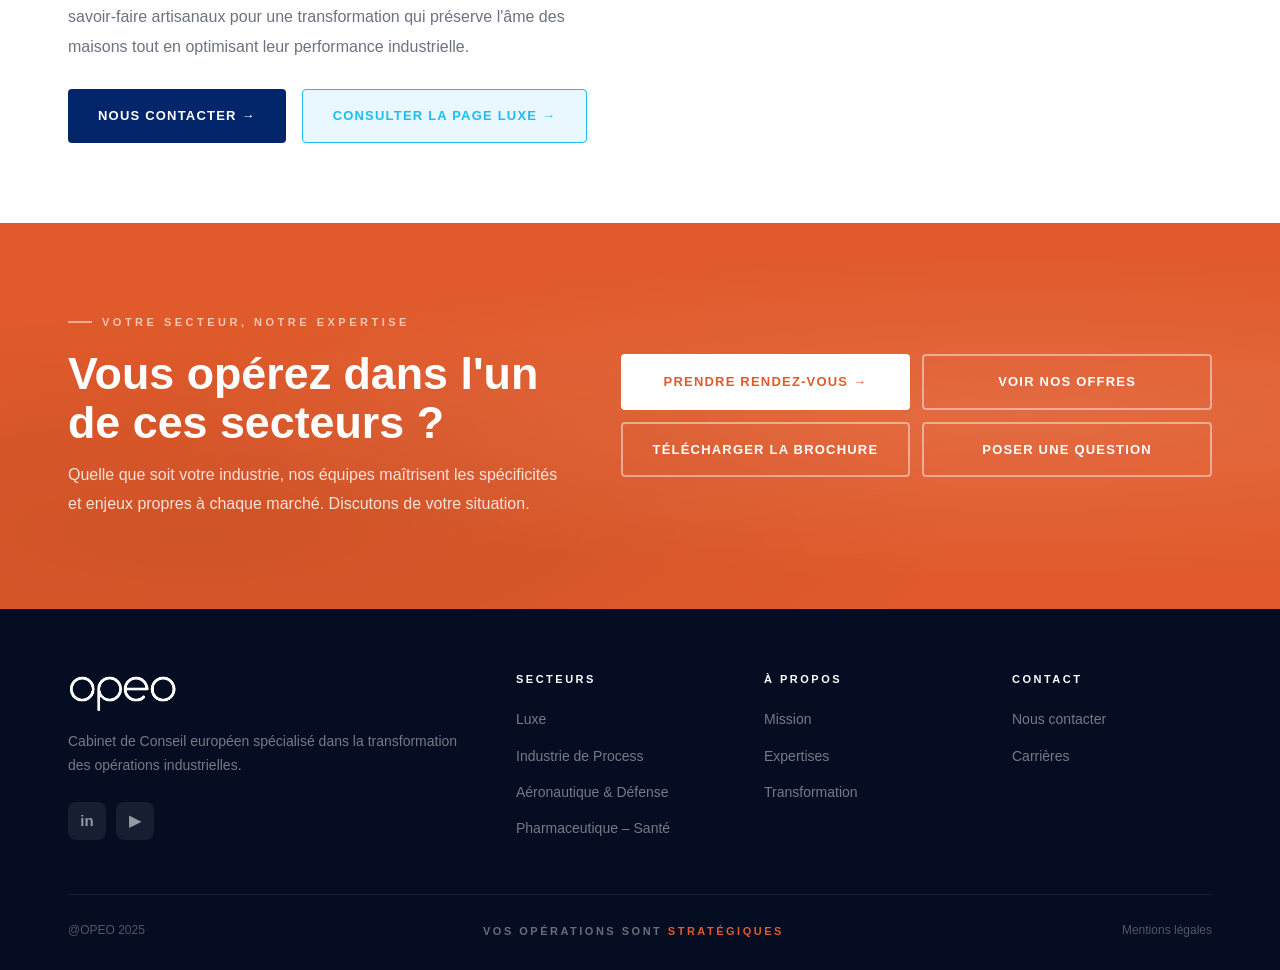
<file: secteurs.html>
<!DOCTYPE html>
<html lang="fr">
<head>
  <meta charset="UTF-8"/><meta name="viewport" content="width=device-width,initial-scale=1.0"/>
  <title>Secteurs - OPEO</title>
  <link rel="stylesheet" href="styles.css"/>
  <style>
    /* ── PAGE HERO BACKGROUND PHOTO ── */
    section.page-hero {
      background-image: url('viseul-secteurs.png') !important;
      background-position: center !important;
      background-size: cover !important;
      background-repeat: no-repeat !important;
    }
    .hero-sectors-overlay {
      position:absolute; inset:0; z-index:1;
      background: linear-gradient(
        to right,
        rgba(3,38,106,.72) 0%,
        rgba(3,38,106,.48) 50%,
        rgba(3,38,106,.32) 100%
      );
    }
    .page-hero .page-hero-grid,
    .page-hero .page-hero-blob { z-index:2; }
    .page-hero .container { z-index:3 !important; }

    .secteurs-intro { background:#fff; padding:60px 0 80px; }


    .sec-panel{display:none;}
    .sec-panel.active{display:grid;grid-template-columns:1fr 1fr;gap:60px;align-items:start;animation:fadeIn .4s var(--ease);}
    @keyframes fadeIn{from{opacity:0}to{opacity:1}}
    .sec-panel-content h2{font-size:clamp(26px,3.5vw,40px);margin-bottom:16px;}
    .sec-panel-content > p{color:var(--gray);font-size:16px;line-height:1.85;margin-bottom:28px;}
    .sec-subsectors{display:flex;flex-direction:column;gap:10px;margin-bottom:28px;}
    .sec-sub-item{background:var(--offwhite);border-radius:8px;padding:14px 18px;display:flex;align-items:center;gap:12px;font-size:14px;color:var(--dark);font-weight:600;border-left:3px solid var(--orange);}
    .sec-sub-ico{font-size:20px;}

    /* ── CAS CLIENTS CAROUSEL ── */
    .sec-visual {
      border-radius:18px; overflow:hidden;
      background:var(--navy);
      display:flex; flex-direction:column;
    }
    .cas-track-wrap { overflow:hidden; position:relative; width:100%; min-width:0; }
    .cas-track {
      display:flex;
      transition:transform .42s cubic-bezier(0.4,0,0.2,1);
      will-change:transform;
    }
    .cas-slide { flex:0 0 100%; display:flex; flex-direction:column; }

    /* Photo zone - remplacez src par vos photos */
    .cas-img-wrap {
      position:relative; height:210px; overflow:hidden; flex-shrink:0;
    }
    .cas-img {
      width:100%; height:100%; object-fit:cover; display:block;
    }
    .cas-img-overlay {
      position:absolute; inset:0;
      background:linear-gradient(to bottom, transparent 40%, rgba(3,38,106,.65) 100%);
    }
    .cas-sector-tag {
      position:absolute; top:14px; left:14px;
      background:var(--orange); color:#fff;
      font-size:9px; font-weight:700; letter-spacing:2.5px; text-transform:uppercase;
      padding:5px 10px; border-radius:4px;
    }

    /* Card body */
    .cas-body {
      flex:1; padding:22px 24px 16px;
      display:flex; flex-direction:column;
    }
    .cas-kpi { font-size:30px; font-weight:900; color:var(--orange); line-height:1; }
    .cas-kpi-lbl {
      font-size:9px; font-weight:700; letter-spacing:2px; text-transform:uppercase;
      color:rgba(255,255,255,.35); margin-bottom:12px; margin-top:2px;
    }
    .cas-title {
      font-size:15px; font-weight:700; color:#fff; line-height:1.3; margin-bottom:8px;
    }
    .cas-desc { font-size:13px; color:rgba(255,255,255,.5); line-height:1.65; flex:1; }

    /* Footer nav */
    .cas-footer {
      display:flex; align-items:center; justify-content:space-between;
      padding:12px 20px; border-top:1px solid rgba(255,255,255,.08);
      flex-shrink:0;
    }
    .cas-dots { display:flex; gap:6px; align-items:center; }
    .cas-dot {
      height:6px; width:6px; border-radius:3px;
      background:rgba(255,255,255,.2); border:none; cursor:pointer; padding:0;
      transition:background .2s, width .2s;
    }
    .cas-dot.active { background:var(--orange); width:18px; }
    .cas-btns { display:flex; gap:7px; }
    .cas-btn {
      width:32px; height:32px; border-radius:50%;
      background:rgba(255,255,255,.08); border:1px solid rgba(255,255,255,.12);
      color:rgba(255,255,255,.7); font-size:15px; cursor:pointer;
      display:flex; align-items:center; justify-content:center;
      transition:background .2s, border-color .2s, color .2s; line-height:1;
    }
    .cas-btn:hover:not(:disabled) { background:var(--orange); border-color:var(--orange); color:#fff; }
    .cas-btn:disabled { opacity:.25; cursor:default; }

    /* all sectors grid */
    .all-sectors{background:var(--offwhite);padding:64px 0 72px;}
    .sectors-grid{display:grid;grid-template-columns:repeat(4,minmax(0,280px));gap:16px;justify-content:center;}
    .s-card{background:#fff;border-radius:12px;padding:30px 20px;text-align:center;border:2px solid transparent;transition:all .3s var(--ease);cursor:pointer;}
    .s-card:hover,.s-card.active-s{border-color:var(--cyan);transform:translateY(-6px);box-shadow:0 20px 40px rgba(3,38,106,.1);}
    .s-ico{font-size:42px;margin-bottom:14px;}
    .s-card h3{font-size:15px;color:var(--navy);margin-bottom:10px;}
    .s-tags{display:flex;flex-direction:column;gap:5px;}
    .s-tag{font-size:11px;color:var(--gray);padding:4px 0;border-top:1px solid var(--lgray);display:flex;align-items:center;gap:6px;}
    @media(max-width:1000px){.sectors-grid{grid-template-columns:repeat(3,1fr);}}
    @media(max-width:900px){.sec-panel.active{grid-template-columns:1fr;}.sec-visual{display:none;}}
    @media(max-width:600px){.sectors-grid{grid-template-columns:repeat(2,1fr);}}
  </style>
</head>
<body>
<div class="mob-menu" id="mobMenu">
  <button class="mob-close" onclick="closeMob()">✕</button>
  <a href="index.html">Accueil</a><a href="a-propos.html">À propos</a>
  <a href="expertises.html">Expertises</a><a href="secteurs.html" class="active">Secteurs</a>
  <a href="transformation.html">Transformation</a><a href="publications.html">Publications</a>
  <a href="carrieres.html">Carrières</a><a href="contact.html">Contact</a>
  <div class="mob-lang-switch"><button class="lang-btn active">FR</button><button class="lang-btn" onclick="checkEnLang()">EN</button></div>
</div>
<nav class="navbar solid">
  <div class="container"><div class="nav-inner">
    <a href="index.html" class="nav-logo-link"><img src="logo-official.svg" class="nav-logo-img" alt="OPEO" /></a>
    <ul class="nav-links">
      <li><a href="a-propos.html">À propos</a></li><li><a href="expertises.html">Expertises</a></li>
      <li class="has-drop"><a href="secteurs.html" class="active">Secteurs <svg class="drop-chevron" viewBox="0 0 24 24" fill="none" stroke="currentColor" stroke-width="2.5" stroke-linecap="round" stroke-linejoin="round"><polyline points="6 9 12 15 18 9"/></svg></a><div class="nav-drop nav-drop-wide nav-drop-sec"><div class="mega-header"><span class="mega-label">Nos Secteurs</span></div><div class="drop-grid drop-grid-2"><a href="secteurs.html#luxe" class="drop-card"><div class="drop-card-icon"><svg viewBox="0 0 24 24" fill="none" stroke="currentColor" stroke-width="2" stroke-linecap="round" stroke-linejoin="round"><polygon points="12 2 22 8.5 22 15.5 12 22 2 15.5 2 8.5 12 2"/></svg></div><span class="drop-card-title">Luxe</span><span class="drop-card-desc">Maroquinerie, parfumerie, horlogerie</span></a><a href="secteurs.html#process" class="drop-card"><div class="drop-card-icon"><svg viewBox="0 0 24 24" fill="none" stroke="currentColor" stroke-width="2" stroke-linecap="round" stroke-linejoin="round"><path d="M9 3v10l-4 5h14l-4-5V3"/><line x1="6" y1="7" x2="18" y2="7"/></svg></div><span class="drop-card-title">Industrie de Process</span><span class="drop-card-desc">Chimie, agro-alimentaire, matériaux</span></a><a href="secteurs.html#aero" class="drop-card"><div class="drop-card-icon"><svg viewBox="0 0 24 24" fill="none" stroke="currentColor" stroke-width="2" stroke-linecap="round" stroke-linejoin="round"><line x1="22" y1="2" x2="11" y2="13"/><polygon points="22 2 15 22 11 13 2 9 22 2"/></svg></div><span class="drop-card-title">Aéronautique &amp; Défense</span><span class="drop-card-desc">Constructeurs, équipementiers, MRO</span></a><a href="secteurs.html#pharma" class="drop-card"><div class="drop-card-icon"><svg viewBox="0 0 24 24" fill="none" stroke="currentColor" stroke-width="2" stroke-linecap="round" stroke-linejoin="round"><polyline points="22 12 18 12 15 21 9 3 6 12 2 12"/></svg></div><span class="drop-card-title">Pharmaceutique – Santé</span><span class="drop-card-desc">Production, supply et conformité réglementaire</span></a></div><div class="mega-footer"><a href="secteurs.html">Tous les secteurs <svg viewBox="0 0 24 24" fill="none" stroke="currentColor" stroke-width="2.5" stroke-linecap="round" stroke-linejoin="round"><line x1="5" y1="12" x2="19" y2="12"/><polyline points="12 5 19 12 12 19"/></svg></a></div></div></li><li><a href="transformation.html">Transformation</a></li>
      <li><a href="publications.html">Publications</a></li><li><a href="carrieres.html">Carrières</a></li>
      <li><a href="contact.html" class="cta-link">Contact</a></li>
    </ul>
    <div class="lang-switch"><button class="lang-btn active">FR</button><button class="lang-btn" onclick="checkEnLang()">EN</button></div>
      <button class="hamburger" onclick="openMob()"><span></span><span></span><span></span></button>
  </div></div>
</nav>

<section class="page-hero">
  <div class="hero-sectors-overlay"></div>
  <div class="page-hero-grid"></div><div class="page-hero-blob"></div>
  <div class="container">
    <div class="page-hero-eyebrow"><div class="page-hero-line"></div><span class="page-hero-tag">Où nous opérons</span></div>
    <h1>Nos Secteurs</h1>
    <p>Une expertise sectorielle profonde dans les industries les plus exigeantes, avec une connaissance intime des enjeux, contraintes et leviers de chaque secteur.</p>
  </div>
</section>

<section class="all-sectors">
  <div class="container">
    <div class="head-center reveal"><span class="label">Tous les secteurs</span><h2 class="section-title">4 secteurs, une expertise partagée</h2></div>
    <div class="sectors-grid reveal">
      <div class="s-card active-s" onclick="switchSec(0);document.getElementById('secPanels').scrollIntoView({behavior:'smooth',block:'start'})">
        <div class="s-ico"><svg class="ico-svg" viewBox="0 0 24 24" fill="none" stroke="currentColor" stroke-width="2" stroke-linecap="round" stroke-linejoin="round"><path d="M6 3h12l4 6-10 13L2 9z"/><path d="M11 3L8 9l4 13 4-13-3-6"/><line x1="2" y1="9" x2="22" y2="9"/></svg></div><h3>Luxe</h3>
        <div class="s-tags"><div class="s-tag"><svg viewBox="0 0 24 24" fill="none" stroke="currentColor" stroke-width="2" stroke-linecap="round" stroke-linejoin="round" style="width:12px;height:12px;flex-shrink:0;opacity:.55"><circle cx="12" cy="12" r="10"/><polyline points="12 6 12 12 16 14"/></svg> Horlogerie &amp; Joaillerie</div><div class="s-tag"><svg viewBox="0 0 24 24" fill="none" stroke="currentColor" stroke-width="2" stroke-linecap="round" stroke-linejoin="round" style="width:12px;height:12px;flex-shrink:0;opacity:.55"><path d="M6 2L3 6v14a2 2 0 002 2h14a2 2 0 002-2V6l-3-4z"/><line x1="3" y1="6" x2="21" y2="6"/><path d="M16 10a4 4 0 01-8 0"/></svg> Maroquinerie</div><div class="s-tag"><svg viewBox="0 0 24 24" fill="none" stroke="currentColor" stroke-width="2" stroke-linecap="round" stroke-linejoin="round" style="width:12px;height:12px;flex-shrink:0;opacity:.55"><polygon points="12 2 15.09 8.26 22 9.27 17 14.14 18.18 21.02 12 17.77 5.82 21.02 7 14.14 2 9.27 8.91 8.26 12 2"/></svg> Cosmétique</div></div>
      </div>
      <div class="s-card" onclick="switchSec(1);document.getElementById('secPanels').scrollIntoView({behavior:'smooth',block:'start'})">
        <div class="s-ico"><svg class="ico-svg" viewBox="0 0 24 24" fill="none" stroke="currentColor" stroke-width="2" stroke-linecap="round" stroke-linejoin="round"><path d="M9 3h6v9l4 8H5l4-8V3z"/><line x1="6" y1="6" x2="18" y2="6"/></svg></div><h3>Industrie de Process</h3>
        <div class="s-tags"><div class="s-tag"><svg viewBox="0 0 24 24" fill="none" stroke="currentColor" stroke-width="2" stroke-linecap="round" stroke-linejoin="round" style="width:12px;height:12px;flex-shrink:0;opacity:.55"><path d="M9 3h6v9l4 8H5l4-8V3z"/><line x1="6" y1="6" x2="18" y2="6"/></svg> Chimie</div><div class="s-tag"><svg viewBox="0 0 24 24" fill="none" stroke="currentColor" stroke-width="2" stroke-linecap="round" stroke-linejoin="round" style="width:12px;height:12px;flex-shrink:0;opacity:.55"><circle cx="12" cy="12" r="3"/><path d="M19.4 15a1.65 1.65 0 0 0 .33 1.82l.06.06a2 2 0 0 1-2.83 2.83l-.06-.06a1.65 1.65 0 0 0-1.82-.33 1.65 1.65 0 0 0-1 1.51V21a2 2 0 0 1-4 0v-.09A1.65 1.65 0 0 0 9 19.4a1.65 1.65 0 0 0-1.82.33l-.06.06a2 2 0 0 1-2.83-2.83l.06-.06A1.65 1.65 0 0 0 4.68 15a1.65 1.65 0 0 0-1.51-1H3a2 2 0 0 1 0-4h.09A1.65 1.65 0 0 0 4.6 9a1.65 1.65 0 0 0-.33-1.82l-.06-.06a2 2 0 0 1 2.83-2.83l.06.06A1.65 1.65 0 0 0 9 4.68a1.65 1.65 0 0 0 1-1.51V3a2 2 0 0 1 4 0v.09a1.65 1.65 0 0 0 1 1.51 1.65 1.65 0 0 0 1.82-.33l.06-.06a2 2 0 0 1 2.83 2.83l-.06.06A1.65 1.65 0 0 0 19.4 9a1.65 1.65 0 0 0 1.51 1H21a2 2 0 0 1 0 4h-.09a1.65 1.65 0 0 0-1.51 1z"/></svg> Basic Materials &amp; Métallurgie</div><div class="s-tag"><svg viewBox="0 0 24 24" fill="none" stroke="currentColor" stroke-width="2" stroke-linecap="round" stroke-linejoin="round" style="width:12px;height:12px;flex-shrink:0;opacity:.55"><path d="M12 22V12"/><path d="M5 12c0-5 3.5-7 7-8 3.5 1 7 3 7 8"/><path d="M5 12h14"/></svg> Agroalimentaire</div></div>
      </div>
      <div class="s-card" onclick="switchSec(2);document.getElementById('secPanels').scrollIntoView({behavior:'smooth',block:'start'})">
        <div class="s-ico"><svg class="ico-svg" viewBox="0 0 24 24" fill="none" stroke="currentColor" stroke-width="2" stroke-linecap="round" stroke-linejoin="round"><line x1="22" y1="2" x2="11" y2="13"/><polygon points="22 2 15 22 11 13 2 9 22 2"/></svg></div><h3>Aéronautique &amp; Défense</h3>
        <div class="s-tags"><div class="s-tag"><svg viewBox="0 0 24 24" fill="none" stroke="currentColor" stroke-width="2" stroke-linecap="round" stroke-linejoin="round" style="width:12px;height:12px;flex-shrink:0;opacity:.55"><rect x="2" y="7" width="20" height="15" rx="1"/><path d="M16 7V4a2 2 0 0 0-2-2h-4a2 2 0 0 0-2 2v3"/><line x1="12" y1="12" x2="12" y2="17"/><line x1="8" y1="12" x2="8" y2="17"/><line x1="16" y1="12" x2="16" y2="17"/></svg> Sous-traitance</div><div class="s-tag"><svg viewBox="0 0 24 24" fill="none" stroke="currentColor" stroke-width="2" stroke-linecap="round" stroke-linejoin="round" style="width:12px;height:12px;flex-shrink:0;opacity:.55"><line x1="22" y1="2" x2="11" y2="13"/><polygon points="22 2 15 22 11 13 2 9 22 2"/></svg> OEM / MRO</div><div class="s-tag"><svg viewBox="0 0 24 24" fill="none" stroke="currentColor" stroke-width="2" stroke-linecap="round" stroke-linejoin="round" style="width:12px;height:12px;flex-shrink:0;opacity:.55"><path d="M12 22s8-4 8-10V5l-8-3-8 3v7c0 6 8 10 8 10z"/></svg> Donneurs d'ordre</div></div>
      </div>
      <div class="s-card" onclick="switchSec(3);document.getElementById('secPanels').scrollIntoView({behavior:'smooth',block:'start'})">
        <div class="s-ico"><svg class="ico-svg" viewBox="0 0 24 24" fill="none" stroke="currentColor" stroke-width="2" stroke-linecap="round" stroke-linejoin="round"><circle cx="12" cy="12" r="10"/><line x1="12" y1="8" x2="12" y2="16"/><line x1="8" y1="12" x2="16" y2="12"/></svg></div><h3>Pharmaceutique – Santé</h3>
        <div class="s-tags"><div class="s-tag"><svg viewBox="0 0 24 24" fill="none" stroke="currentColor" stroke-width="2" stroke-linecap="round" stroke-linejoin="round" style="width:12px;height:12px;flex-shrink:0;opacity:.55"><circle cx="12" cy="12" r="10"/><line x1="12" y1="8" x2="12" y2="16"/><line x1="8" y1="12" x2="16" y2="12"/></svg> Pharmaceutique</div><div class="s-tag"><svg viewBox="0 0 24 24" fill="none" stroke="currentColor" stroke-width="2" stroke-linecap="round" stroke-linejoin="round" style="width:12px;height:12px;flex-shrink:0;opacity:.55"><polyline points="22 12 18 12 15 21 9 3 6 12 2 12"/></svg> Technologie Médicale</div><div class="s-tag"><svg viewBox="0 0 24 24" fill="none" stroke="currentColor" stroke-width="2" stroke-linecap="round" stroke-linejoin="round" style="width:12px;height:12px;flex-shrink:0;opacity:.55"><circle cx="12" cy="12" r="4"/><path d="M12 2v4M12 18v4M4.93 4.93l2.83 2.83M16.24 16.24l2.83 2.83M2 12h4M18 12h4M4.93 19.07l2.83-2.83M16.24 7.76l2.83-2.83"/></svg> BioPharmaceutique</div></div>
      </div>
    </div>
  </div>
</section>

<section class="secteurs-intro page-pad">
  <div class="container">
    <div id="secPanels" class="reveal">

      <!-- ══ LUXE ══ -->
      <div class="sec-panel active">
        <div class="sec-panel-content">
          <span class="label">Secteur 01</span>
          <h2>Luxe</h2>
          <p>Nous accompagnons les maisons de luxe dans la transformation de leurs opérations industrielles, en conciliant exigences d'excellence artisanale et impératifs de performance à grande échelle.</p>
          <div class="sec-subsectors">
            <div class="sec-sub-item"><span class="sec-sub-ico"><svg class="ico-svg" viewBox="0 0 24 24" fill="none" stroke="currentColor" stroke-width="2" stroke-linecap="round" stroke-linejoin="round"><circle cx="12" cy="12" r="10"/><polyline points="12 6 12 12 16 14"/></svg></span>Horlogerie &amp; Joaillerie</div>
            <div class="sec-sub-item"><span class="sec-sub-ico"><svg class="ico-svg" viewBox="0 0 24 24" fill="none" stroke="currentColor" stroke-width="2" stroke-linecap="round" stroke-linejoin="round"><path d="M6 2L3 6v14a2 2 0 002 2h14a2 2 0 002-2V6l-3-4z"/><line x1="3" y1="6" x2="21" y2="6"/><path d="M16 10a4 4 0 01-8 0"/></svg></span>Maroquinerie</div>
            <div class="sec-sub-item"><span class="sec-sub-ico"><svg class="ico-svg" viewBox="0 0 24 24" fill="none" stroke="currentColor" stroke-width="2" stroke-linecap="round" stroke-linejoin="round"><polygon points="12 2 15.09 8.26 22 9.27 17 14.14 18.18 21.02 12 17.77 5.82 21.02 7 14.14 2 9.27 8.91 8.26 12 2"/></svg></span>Cosmétique</div>
          </div>
          <p>Nos interventions combinent excellence opérationnelle et respect des savoir-faire artisanaux pour une transformation qui préserve l'âme des maisons tout en optimisant leur performance industrielle.</p>
          <div style="display:flex; gap:16px; margin-top:24px;">
            <a href="contact.html" class="btn btn-navy">Nous contacter →</a>
            <a href="secteur-luxe.html" class="btn btn-cyan" style="background:rgba(29,189,242,.1); color:var(--cyan); border:1px solid var(--cyan);">Consulter la page Luxe →</a>
          </div>
        </div>

        <!-- CAS CLIENTS CAROUSEL - LUXE -->
        <div class="sec-visual">
          <div class="cas-track-wrap">
            <div class="cas-track" id="trackLuxe">

              <!-- Cas 1 - remplacer src par la photo du cas client -->
              <div class="cas-slide">
                <div class="cas-img-wrap">
                  <img class="cas-img" src="geste-transfo-photo.jpg" alt="Cas client Luxe - Cosmétique">
                  <div class="cas-img-overlay"></div>
                  <div class="cas-sector-tag">Cosmétique</div>
                </div>
                <div class="cas-body">
                  <div class="cas-kpi">+35%</div>
                  <div class="cas-kpi-lbl">Capacité de production</div>
                  <div class="cas-title">Réorganisation d'un atelier de manufacture horlogère</div>
                  <div class="cas-desc">Refonte complète des flux d'assemblage d'une grande maison horlogère suisse, alliant lean manufacturing et préservation des savoir-faire artisanaux.</div>
                </div>
              </div>

              <!-- Cas 2 - remplacer src par la photo du cas client -->
              <div class="cas-slide">
                <div class="cas-img-wrap">
                  <img class="cas-img" src="geste-transfo-photo.jpg" alt="Cas client Luxe 2">
                  <div class="cas-img-overlay"></div>
                  <div class="cas-sector-tag">Maroquinerie</div>
                </div>
                <div class="cas-body">
                  <div class="cas-kpi">–18%</div>
                  <div class="cas-kpi-lbl">Coûts matières premières</div>
                  <div class="cas-title">Optimisation de la chaîne de valeur cuir</div>
                  <div class="cas-desc">Déploiement d'un programme d'excellence opérationnelle dans 4 ateliers de maroquinerie, du découpage au montage final en passant par la teinture.</div>
                </div>
              </div>

              <!-- Cas 3 - remplacer src par la photo du cas client -->
              <div class="cas-slide">
                <div class="cas-img-wrap">
                  <img class="cas-img" src="geste-transfo-photo.jpg" alt="Cas client Luxe 3">
                  <div class="cas-img-overlay"></div>
                  <div class="cas-sector-tag">Cosmétique</div>
                </div>
                <div class="cas-body">
                  <div class="cas-kpi">6 mois</div>
                  <div class="cas-kpi-lbl">Gagnés sur le time-to-market</div>
                  <div class="cas-title">Industrialisation d'une nouvelle ligne prestige</div>
                  <div class="cas-desc">Pilotage de l'industrialisation d'une ligne de production cosmétique haut de gamme, de la conception des flux à la montée en cadence opérationnelle.</div>
                </div>
              </div>

            </div>
          </div>
          <div class="cas-footer">
            <div class="cas-dots" id="dotsLuxe"></div>
            <div class="cas-btns">
              <button class="cas-btn cas-btn-prev" id="prevLuxe" aria-label="Précédent">&#8592;</button>
              <button class="cas-btn cas-btn-next" id="nextLuxe" aria-label="Suivant">&#8594;</button>
            </div>
          </div>
        </div>
      </div>

      <!-- ══ INDUSTRIE DE PROCESS ══ -->
      <div class="sec-panel">
        <div class="sec-panel-content">
          <span class="label">Secteur 02</span>
          <h2>Industrie de Process</h2>
          <p>Chimie, métallurgie, agroalimentaire : nous intervenons dans des environnements complexes à contraintes réglementaires fortes, où la performance opérationnelle est un enjeu de compétitivité critique.</p>
          <div class="sec-subsectors">
            <div class="sec-sub-item"><span class="sec-sub-ico"><svg class="ico-svg" viewBox="0 0 24 24" fill="none" stroke="currentColor" stroke-width="2" stroke-linecap="round" stroke-linejoin="round"><path d="M9 3h6v9l4 8H5l4-8V3z"/><line x1="6" y1="6" x2="18" y2="6"/></svg></span>Chimie</div>
            <div class="sec-sub-item"><span class="sec-sub-ico"><svg class="ico-svg" viewBox="0 0 24 24" fill="none" stroke="currentColor" stroke-width="2" stroke-linecap="round" stroke-linejoin="round"><circle cx="12" cy="12" r="3"/><path d="M19.4 15a1.65 1.65 0 0 0 .33 1.82l.06.06a2 2 0 0 1-2.83 2.83l-.06-.06a1.65 1.65 0 0 0-1.82-.33 1.65 1.65 0 0 0-1 1.51V21a2 2 0 0 1-4 0v-.09A1.65 1.65 0 0 0 9 19.4a1.65 1.65 0 0 0-1.82.33l-.06.06a2 2 0 0 1-2.83-2.83l.06-.06A1.65 1.65 0 0 0 4.68 15a1.65 1.65 0 0 0-1.51-1H3a2 2 0 0 1 0-4h.09A1.65 1.65 0 0 0 4.6 9a1.65 1.65 0 0 0-.33-1.82l-.06-.06a2 2 0 0 1 2.83-2.83l.06.06A1.65 1.65 0 0 0 9 4.68a1.65 1.65 0 0 0 1-1.51V3a2 2 0 0 1 4 0v.09a1.65 1.65 0 0 0 1 1.51 1.65 1.65 0 0 0 1.82-.33l.06-.06a2 2 0 0 1 2.83 2.83l-.06.06A1.65 1.65 0 0 0 19.4 9a1.65 1.65 0 0 0 1.51 1H21a2 2 0 0 1 0 4h-.09a1.65 1.65 0 0 0-1.51 1z"/></svg></span>Basic Materials &amp; Métallurgie</div>
            <div class="sec-sub-item"><span class="sec-sub-ico"><svg class="ico-svg" viewBox="0 0 24 24" fill="none" stroke="currentColor" stroke-width="2" stroke-linecap="round" stroke-linejoin="round"><path d="M12 22V12"/><path d="M5 12c0-5 3.5-7 7-8 3.5 1 7 3 7 8"/><path d="M5 12h14"/></svg></span>Agroalimentaire</div>
          </div>
          <p>Nos équipes conjuguent expertise technique sectorielle et maîtrise des leviers opérationnels pour délivrer des résultats durables dans des environnements industriels sous forte contrainte.</p>
          <div style="display:flex; gap:16px; margin-top:24px;">
            <a href="contact.html" class="btn btn-navy">Nous contacter →</a>
            <a href="secteur-process.html" class="btn btn-cyan" style="background:rgba(29,189,242,.1); color:var(--cyan); border:1px solid var(--cyan);">Consulter la page Industrie de Process →</a>
          </div>
        </div>

        <!-- CAS CLIENTS CAROUSEL - PROCESS -->
        <div class="sec-visual">
          <div class="cas-track-wrap">
            <div class="cas-track" id="trackProcess">

              <div class="cas-slide">
                <div class="cas-img-wrap">
                  <img class="cas-img" src="geste-transfo-photo.jpg" alt="Cas client Process 1">
                  <div class="cas-img-overlay"></div>
                  <div class="cas-sector-tag">Chimie</div>
                </div>
                <div class="cas-body">
                  <div class="cas-kpi">+2M€</div>
                  <div class="cas-kpi-lbl">Économies en première année</div>
                  <div class="cas-title">Activation du middle management sur grand site chimique</div>
                  <div class="cas-desc">Programme de transformation complet : projets industriels & logistiques menés en parallèle, avec ancrage durable via l'activation du management intermédiaire.</div>
                </div>
              </div>

              <div class="cas-slide">
                <div class="cas-img-wrap">
                  <img class="cas-img" src="geste-transfo-photo.jpg" alt="Cas client Process 2">
                  <div class="cas-img-overlay"></div>
                  <div class="cas-sector-tag">Métallurgie</div>
                </div>
                <div class="cas-body">
                  <div class="cas-kpi">+15%</div>
                  <div class="cas-kpi-lbl">Performance machines (TRS)</div>
                  <div class="cas-title">Amélioration de la performance sur complexe métallurgique</div>
                  <div class="cas-desc">Diagnostic approfondi et plan de progrès déployé sur 3 lignes de production, avec formation des équipes de maintenance et de production aux nouvelles pratiques.</div>
                </div>
              </div>

              <div class="cas-slide">
                <div class="cas-img-wrap">
                  <img class="cas-img" src="geste-transfo-photo.jpg" alt="Cas client Process 3">
                  <div class="cas-img-overlay"></div>
                  <div class="cas-sector-tag">Agroalimentaire</div>
                </div>
                <div class="cas-body">
                  <div class="cas-kpi">–22%</div>
                  <div class="cas-kpi-lbl">Réduction des stocks</div>
                  <div class="cas-title">Refonte des flux logistiques sur site de 800 personnes</div>
                  <div class="cas-desc">Réorganisation des flux entrants et sortants avec mise en place d'un système kanban adapté aux contraintes de l'agroalimentaire (traçabilité, DLC, saisonnalité).</div>
                </div>
              </div>

            </div>
          </div>
          <div class="cas-footer">
            <div class="cas-dots" id="dotsProcess"></div>
            <div class="cas-btns">
              <button class="cas-btn cas-btn-prev" id="prevProcess" aria-label="Précédent">&#8592;</button>
              <button class="cas-btn cas-btn-next" id="nextProcess" aria-label="Suivant">&#8594;</button>
            </div>
          </div>
        </div>
      </div>

      <!-- ══ AÉRONAUTIQUE & DÉFENSE ══ -->
      <div class="sec-panel">
        <div class="sec-panel-content">
          <span class="label">Secteur 03</span>
          <h2>Aéronautique &amp; Défense</h2>
          <p>Dans un secteur sous pression des cadences et des exigences qualité, nous aidons OEM, MRO et sous-traitants à transformer leurs opérations pour répondre aux défis de montée en cadence et de compétitivité.</p>
          <div class="sec-subsectors">
            <div class="sec-sub-item"><span class="sec-sub-ico"><svg class="ico-svg" viewBox="0 0 24 24" fill="none" stroke="currentColor" stroke-width="2" stroke-linecap="round" stroke-linejoin="round"><rect x="2" y="7" width="20" height="15" rx="1"/><path d="M16 7V4a2 2 0 0 0-2-2h-4a2 2 0 0 0-2 2v3"/><line x1="12" y1="12" x2="12" y2="17"/><line x1="8" y1="12" x2="8" y2="17"/><line x1="16" y1="12" x2="16" y2="17"/></svg></span>Sous-traitance</div>
            <div class="sec-sub-item"><span class="sec-sub-ico"><svg class="ico-svg" viewBox="0 0 24 24" fill="none" stroke="currentColor" stroke-width="2" stroke-linecap="round" stroke-linejoin="round"><line x1="22" y1="2" x2="11" y2="13"/><polygon points="22 2 15 22 11 13 2 9 22 2"/></svg></span>OEM / MRO</div>
            <div class="sec-sub-item"><span class="sec-sub-ico"><svg class="ico-svg" viewBox="0 0 24 24" fill="none" stroke="currentColor" stroke-width="2" stroke-linecap="round" stroke-linejoin="round"><path d="M12 22s8-4 8-10V5l-8-3-8 3v7c0 6 8 10 8 10z"/></svg></span>Donneurs d'ordre</div>
          </div>
          <p>Nos consultants maîtrisent les référentiels et contraintes propres à ce secteur (EN9100, AS9100, NADCAP) et accompagnent les transformations sans disruption des programmes en cours.</p>
          <div style="display:flex; gap:16px; margin-top:24px;">
            <a href="contact.html" class="btn btn-navy">Nous contacter →</a>
            <a href="secteur-aeronautique.html" class="btn btn-cyan" style="background:rgba(29,189,242,.1); color:var(--cyan); border:1px solid var(--cyan);">Consulter la page Aéronautique & Défense →</a>
          </div>
        </div>

        <!-- CAS CLIENTS CAROUSEL - AÉRO -->
        <div class="sec-visual">
          <div class="cas-track-wrap">
            <div class="cas-track" id="trackAero">

              <div class="cas-slide">
                <div class="cas-img-wrap">
                  <img class="cas-img" src="geste-transfo-photo.jpg" alt="Cas client Aéro 1">
                  <div class="cas-img-overlay"></div>
                  <div class="cas-sector-tag">Sous-traitance</div>
                </div>
                <div class="cas-body">
                  <div class="cas-kpi">×2</div>
                  <div class="cas-kpi-lbl">Cadence atteinte en 18 mois</div>
                  <div class="cas-title">Montée en cadence d'un sous-traitant rang 1</div>
                  <div class="cas-desc">Accompagnement d'un équipementier dans la transition vers les nouvelles cadences de production d'un grand programme aéronautique civil, sans dégradation qualité.</div>
                </div>
              </div>

              <div class="cas-slide">
                <div class="cas-img-wrap">
                  <img class="cas-img" src="geste-transfo-photo.jpg" alt="Cas client Aéro 2">
                  <div class="cas-img-overlay"></div>
                  <div class="cas-sector-tag">MRO</div>
                </div>
                <div class="cas-body">
                  <div class="cas-kpi">–30%</div>
                  <div class="cas-kpi-lbl">Réduction du Turn Around Time</div>
                  <div class="cas-title">Optimisation des lignes de maintenance lourde</div>
                  <div class="cas-desc">Réduction du TAT par refonte des processus de maintenance et digitalisation des opérations, sur un centre MRO national traitant plus de 150 rotations par an.</div>
                </div>
              </div>

              <div class="cas-slide">
                <div class="cas-img-wrap">
                  <img class="cas-img" src="geste-transfo-photo.jpg" alt="Cas client Aéro 3">
                  <div class="cas-img-overlay"></div>
                  <div class="cas-sector-tag">Défense</div>
                </div>
                <div class="cas-body">
                  <div class="cas-kpi">12</div>
                  <div class="cas-kpi-lbl">Sites fournisseurs pilotés</div>
                  <div class="cas-title">Programme de compétitivité fournisseurs défense</div>
                  <div class="cas-desc">Animation d'un programme d'amélioration de la performance industrielle et de la qualité chez les sous-traitants stratégiques d'un grand donneur d'ordre défense.</div>
                </div>
              </div>

            </div>
          </div>
          <div class="cas-footer">
            <div class="cas-dots" id="dotsAero"></div>
            <div class="cas-btns">
              <button class="cas-btn cas-btn-prev" id="prevAero" aria-label="Précédent">&#8592;</button>
              <button class="cas-btn cas-btn-next" id="nextAero" aria-label="Suivant">&#8594;</button>
            </div>
          </div>
        </div>
      </div>

      <!-- ══ PHARMACEUTIQUE – SANTÉ ══ -->
      <div class="sec-panel">
        <div class="sec-panel-content">
          <span class="label">Secteur 04</span>
          <h2>Pharmaceutique – Santé</h2>
          <p>Face aux enjeux de souveraineté industrielle et de conformité réglementaire, nous accompagnons les industriels de la santé dans la transformation de leurs opérations pour allier performance et conformité.</p>
          <div class="sec-subsectors">
            <div class="sec-sub-item"><span class="sec-sub-ico"><svg class="ico-svg" viewBox="0 0 24 24" fill="none" stroke="currentColor" stroke-width="2" stroke-linecap="round" stroke-linejoin="round"><circle cx="12" cy="12" r="10"/><line x1="12" y1="8" x2="12" y2="16"/><line x1="8" y1="12" x2="16" y2="12"/></svg></span>Pharmaceutique</div>
            <div class="sec-sub-item"><span class="sec-sub-ico"><svg class="ico-svg" viewBox="0 0 24 24" fill="none" stroke="currentColor" stroke-width="2" stroke-linecap="round" stroke-linejoin="round"><polyline points="22 12 18 12 15 21 9 3 6 12 2 12"/></svg></span>Technologie Médicale</div>
            <div class="sec-sub-item"><span class="sec-sub-ico"><svg class="ico-svg" viewBox="0 0 24 24" fill="none" stroke="currentColor" stroke-width="2" stroke-linecap="round" stroke-linejoin="round"><circle cx="12" cy="12" r="4"/><path d="M12 2v4M12 18v4M4.93 4.93l2.83 2.83M16.24 16.24l2.83 2.83M2 12h4M18 12h4M4.93 19.07l2.83-2.83M16.24 7.76l2.83-2.83"/></svg></span>BioPharmaceutique</div>
          </div>
          <p>Tribune OPEO : <em>"Et l'intendance suivra vraiment ? Le défi industriel silencieux de la souveraineté pharmaceutique européenne."</em></p>
          <div style="display:flex; gap:16px; margin-top:24px;">
            <a href="contact.html" class="btn btn-navy">Nous contacter →</a>
            <a href="secteur-pharma.html" class="btn btn-cyan" style="background:rgba(29,189,242,.1); color:var(--cyan); border:1px solid var(--cyan);">Consulter la page Pharma & Santé →</a>
          </div>
        </div>

        <!-- CAS CLIENTS CAROUSEL - PHARMA -->
        <div class="sec-visual">
          <div class="cas-track-wrap">
            <div class="cas-track" id="trackPharma">

              <div class="cas-slide">
                <div class="cas-img-wrap">
                  <img class="cas-img" src="geste-transfo-photo.jpg" alt="Cas client Pharma 1">
                  <div class="cas-img-overlay"></div>
                  <div class="cas-sector-tag">Pharmaceutique</div>
                </div>
                <div class="cas-body">
                  <div class="cas-kpi">100%</div>
                  <div class="cas-kpi-lbl">Conformité GMP atteinte</div>
                  <div class="cas-title">Transformation opérationnelle d'un laboratoire européen</div>
                  <div class="cas-desc">Accompagnement dans la refonte des opérations de production pharmaceutique, alliant exigences réglementaires GMP et performance industrielle durable.</div>
                </div>
              </div>

              <div class="cas-slide">
                <div class="cas-img-wrap">
                  <img class="cas-img" src="geste-transfo-photo.jpg" alt="Cas client Pharma 2">
                  <div class="cas-img-overlay"></div>
                  <div class="cas-sector-tag">Dispositifs Médicaux</div>
                </div>
                <div class="cas-body">
                  <div class="cas-kpi">+28%</div>
                  <div class="cas-kpi-lbl">Rendement lignes conditionnement</div>
                  <div class="cas-title">Optimisation des lignes de conditionnement DM</div>
                  <div class="cas-desc">Refonte des processus de conditionnement sur 3 lignes de production avec réduction des rebuts, amélioration de la traçabilité et conformité ISO 13485.</div>
                </div>
              </div>

              <div class="cas-slide">
                <div class="cas-img-wrap">
                  <img class="cas-img" src="geste-transfo-photo.jpg" alt="Cas client Pharma 3">
                  <div class="cas-img-overlay"></div>
                  <div class="cas-sector-tag">BioPharmaceutique</div>
                </div>
                <div class="cas-body">
                  <div class="cas-kpi">5 sites</div>
                  <div class="cas-kpi-lbl">Déployés en 24 mois</div>
                  <div class="cas-title">Déploiement MES multi-sites pour groupe biopharma</div>
                  <div class="cas-desc">Pilotage du déploiement d'un système de gestion de la production sur 5 sites européens, intégrant les contraintes GxP et les spécificités locales de chaque site.</div>
                </div>
              </div>

            </div>
          </div>
          <div class="cas-footer">
            <div class="cas-dots" id="dotsPharma"></div>
            <div class="cas-btns">
              <button class="cas-btn cas-btn-prev" id="prevPharma" aria-label="Précédent">&#8592;</button>
              <button class="cas-btn cas-btn-next" id="nextPharma" aria-label="Suivant">&#8594;</button>
            </div>
          </div>
        </div>
      </div>

    </div>
  </div>
</section>


<section class="orange-band">
  <div class="container">
    <div class="orange-band-inner reveal">
      <div>
        <div class="orange-band-eyebrow">Votre secteur, notre expertise</div>
        <h2>Vous opérez dans l'un<br>de ces secteurs ?</h2>
        <p>Quelle que soit votre industrie, nos équipes maîtrisent les spécificités et enjeux propres à chaque marché. Discutons de votre situation.</p>
      </div>
      <div class="orange-band-actions">
        <a href="https://meetings-eu1.hubspot.com/wendy-lemba" class="btn btn-white" target="_blank" rel="noopener">Prendre rendez-vous →</a>
        <a href="http://opeo-conseil-145654140.hs-sites-eu1.com/nos-offres-page-de-dispatch" class="btn btn-ghost-white" target="_blank" rel="noopener">Voir nos offres</a>
        <a href="https://share-eu1.hsforms.com/2jHE10lqlTX6kVxjdNJJYng2epvgc" class="btn btn-ghost-white" target="_blank" rel="noopener">Télécharger la brochure</a>
        <a href="contact.html#question" class="btn btn-ghost-white">Poser une question</a>
      </div>
    </div>
  </div>
</section>

<footer class="footer"><div class="container">
  <div class="footer-grid">
    <div class="footer-brand"><a href="index.html" class="nav-logo-link"><img src="logo-official.svg" class="nav-logo-img" alt="OPEO" /></a><p>Cabinet de Conseil européen spécialisé dans la transformation des opérations industrielles.</p><div class="footer-socials"><a href="https://www.linkedin.com/company/opeo/" target="_blank" class="soc-link">in</a><a href="https://www.youtube.com/channel/UCHxWDzGkSoEmFhDaU6nbsCg" target="_blank" class="soc-link">▶</a></div></div>
    <div class="footer-col"><h4>Secteurs</h4><ul class="footer-nav"><li><a href="secteurs.html">Luxe</a></li><li><a href="secteurs.html">Industrie de Process</a></li><li><a href="secteurs.html">Aéronautique &amp; Défense</a></li><li><a href="secteurs.html">Pharmaceutique – Santé</a></li></ul></div>
    <div class="footer-col"><h4>À propos</h4><ul class="footer-nav"><li><a href="a-propos.html">Mission</a></li><li><a href="expertises.html">Expertises</a></li><li><a href="transformation.html">Transformation</a></li></ul></div>
    <div class="footer-col"><h4>Contact</h4><ul class="footer-nav"><li><a href="contact.html">Nous contacter</a></li><li><a href="carrieres.html">Carrières</a></li></ul></div>
  </div>
  <div class="footer-bottom"><p>@OPEO 2025</p><div class="footer-tagline">Vos Opérations sont <em>Stratégiques</em></div><p>Mentions légales</p></div>
</div></footer>

<script>
function openMob(){document.getElementById('mobMenu').classList.add('open');}
function closeMob(){document.getElementById('mobMenu').classList.remove('open');}
const revObs=new IntersectionObserver(e=>e.forEach(x=>{if(x.isIntersecting){x.target.classList.add('on');revObs.unobserve(x.target);}}),{threshold:.12});
document.querySelectorAll('.reveal').forEach(el=>revObs.observe(el));

function switchSec(idx){
  document.querySelectorAll('.sec-panel').forEach((p,i)=>p.classList.toggle('active',i===idx));
  document.querySelectorAll('.s-card').forEach((c,i)=>c.classList.toggle('active-s',i===idx));
}

// Hash → tab index on load
const hashMap = { luxe:0, process:1, aero:2, pharma:3 };
(function(){
  const h = location.hash.replace('#','');
  if(h in hashMap) switchSec(hashMap[h]);
})();

// ── Generic case study carousel ──
function initCasCarousel(trackId, dotsId, prevId, nextId) {
  const track = document.getElementById(trackId);
  const dotsWrap = document.getElementById(dotsId);
  const prevBtn = document.getElementById(prevId);
  const nextBtn = document.getElementById(nextId);
  if (!track) return;

  const slides = Array.from(track.querySelectorAll('.cas-slide'));
  const total = slides.length;
  let current = 0;

  // Build dots
  slides.forEach((_, i) => {
    const d = document.createElement('button');
    d.className = 'cas-dot' + (i === 0 ? ' active' : '');
    d.setAttribute('aria-label', 'Cas ' + (i + 1));
    d.onclick = () => go(i);
    dotsWrap.appendChild(d);
  });

  const dots = Array.from(dotsWrap.querySelectorAll('.cas-dot'));

  const DELAY = 4000;
  let timer = null;

  function go(i) {
    current = Math.max(0, Math.min(i, total - 1));
    track.style.transform = 'translateX(' + (-current * 100) + '%)';
    dots.forEach((d, idx) => d.classList.toggle('active', idx === current));
    prevBtn.disabled = current === 0;
    nextBtn.disabled = current === total - 1;
  }

  function next() { go(current >= total - 1 ? 0 : current + 1); }

  function startAuto() { timer = setInterval(next, DELAY); }
  function stopAuto()  { clearInterval(timer); }

  // Pause on hover / resume on leave
  const container = track.closest('.sec-visual');
  container.addEventListener('mouseenter', stopAuto, {passive:true});
  container.addEventListener('mouseleave', startAuto, {passive:true});

  prevBtn.onclick = () => { stopAuto(); go(current - 1); startAuto(); };
  nextBtn.onclick = () => { stopAuto(); go(current + 1); startAuto(); };

  // Touch swipe
  let tx = null;
  track.addEventListener('touchstart', e => { tx = e.touches[0].clientX; stopAuto(); }, {passive:true});
  track.addEventListener('touchend', e => {
    if (tx === null) return;
    const dx = tx - e.changedTouches[0].clientX;
    if (Math.abs(dx) > 40) { dx > 0 ? go(current + 1) : go(current - 1); }
    tx = null;
    startAuto();
  }, {passive:true});

  go(0);
  startAuto();
}

initCasCarousel('trackLuxe',    'dotsLuxe',    'prevLuxe',    'nextLuxe');
initCasCarousel('trackProcess', 'dotsProcess', 'prevProcess', 'nextProcess');
initCasCarousel('trackAero',    'dotsAero',    'prevAero',    'nextAero');
initCasCarousel('trackPharma',  'dotsPharma',  'prevPharma',  'nextPharma');
initCasCarousel('trackAuto',    'dotsAuto',    'prevAuto',    'nextAuto');
</script>

<!-- LANG MODAL -->
<div class="lang-modal-overlay" id="langModal" onclick="closeLangModal()">
  <div class="lang-modal" onclick="event.stopPropagation()">
    <button class="lang-modal-close" onclick="closeLangModal()" aria-label="Fermer">&#x2715;</button>
    <div class="lang-modal-ico">
      <svg viewBox="0 0 24 24"><circle cx="12" cy="12" r="10"/><line x1="2" y1="12" x2="22" y2="12"/><path d="M12 2a15.3 15.3 0 0 1 4 10 15.3 15.3 0 0 1-4 10 15.3 15.3 0 0 1-4-10 15.3 15.3 0 0 1 4-10z"/></svg>
    </div>
    <div class="lang-modal-kicker">EN &middot; English</div>
    <h3>Version anglaise<br>en pr&eacute;paration</h3>
    <p>Nous travaillons &agrave; la traduction de l&rsquo;ensemble de nos contenus en anglais. Revenez bient&ocirc;t.</p>
    <a href="#" class="btn btn-navy" onclick="closeLangModal();return false;">Revenir au site &rarr;</a>
  </div>
</div>

<script>
/* Lang switch hover particles */
(function(){
  var lastT = 0;
  document.querySelectorAll('.lang-btn:not(.active)').forEach(function(btn){
    btn.addEventListener('pointermove', function(e){
      var now = Date.now();
      if(now - lastT < 100) return;
      lastT = now;
      var rect = btn.getBoundingClientRect();
      var c = document.createElement('div');
      c.className = 'lang-circle';
      c.style.left = (e.clientX - rect.left) + 'px';
      c.style.top  = (e.clientY - rect.top)  + 'px';
      btn.appendChild(c);
      requestAnimationFrame(function(){ c.classList.add('fade-in'); });
      setTimeout(function(){ c.classList.replace('fade-in','fade-out'); }, 900);
      setTimeout(function(){ c.remove(); }, 2100);
    });
  });
})();
</script>
</body></html>
</file>
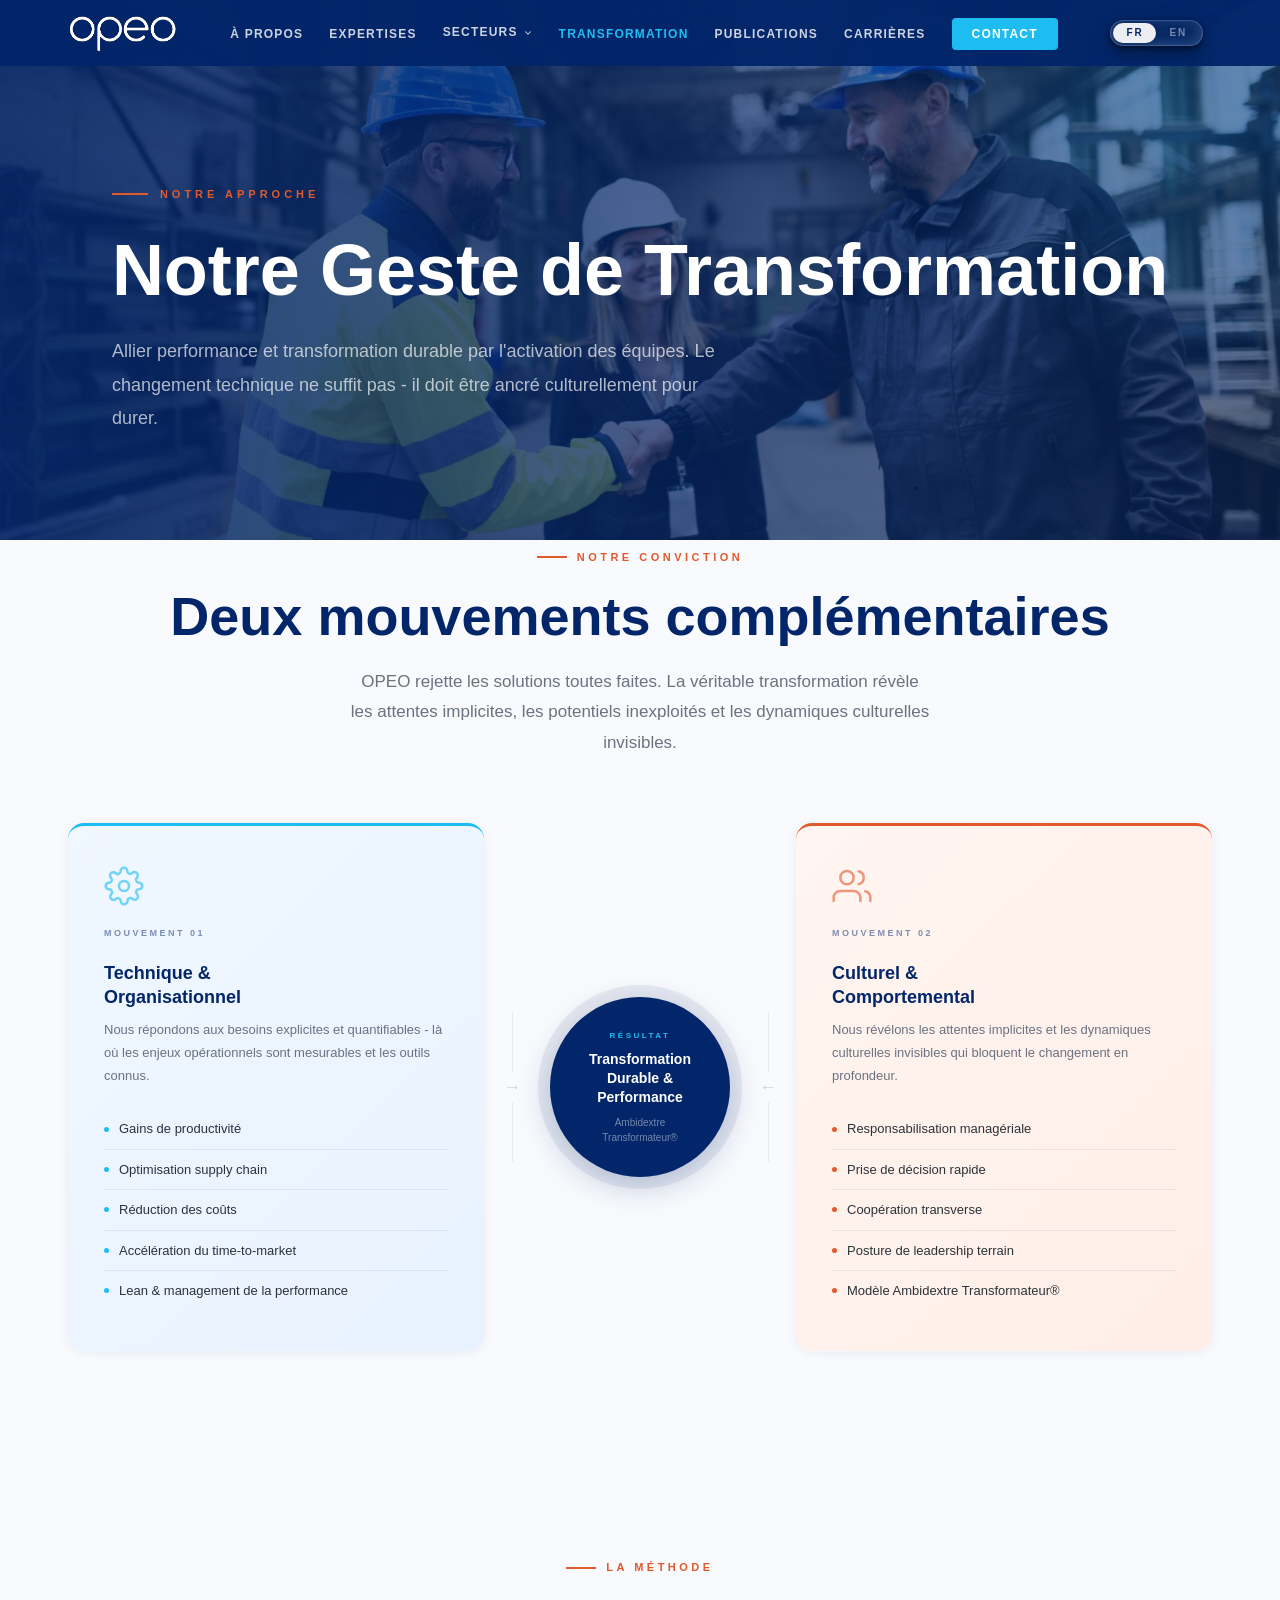
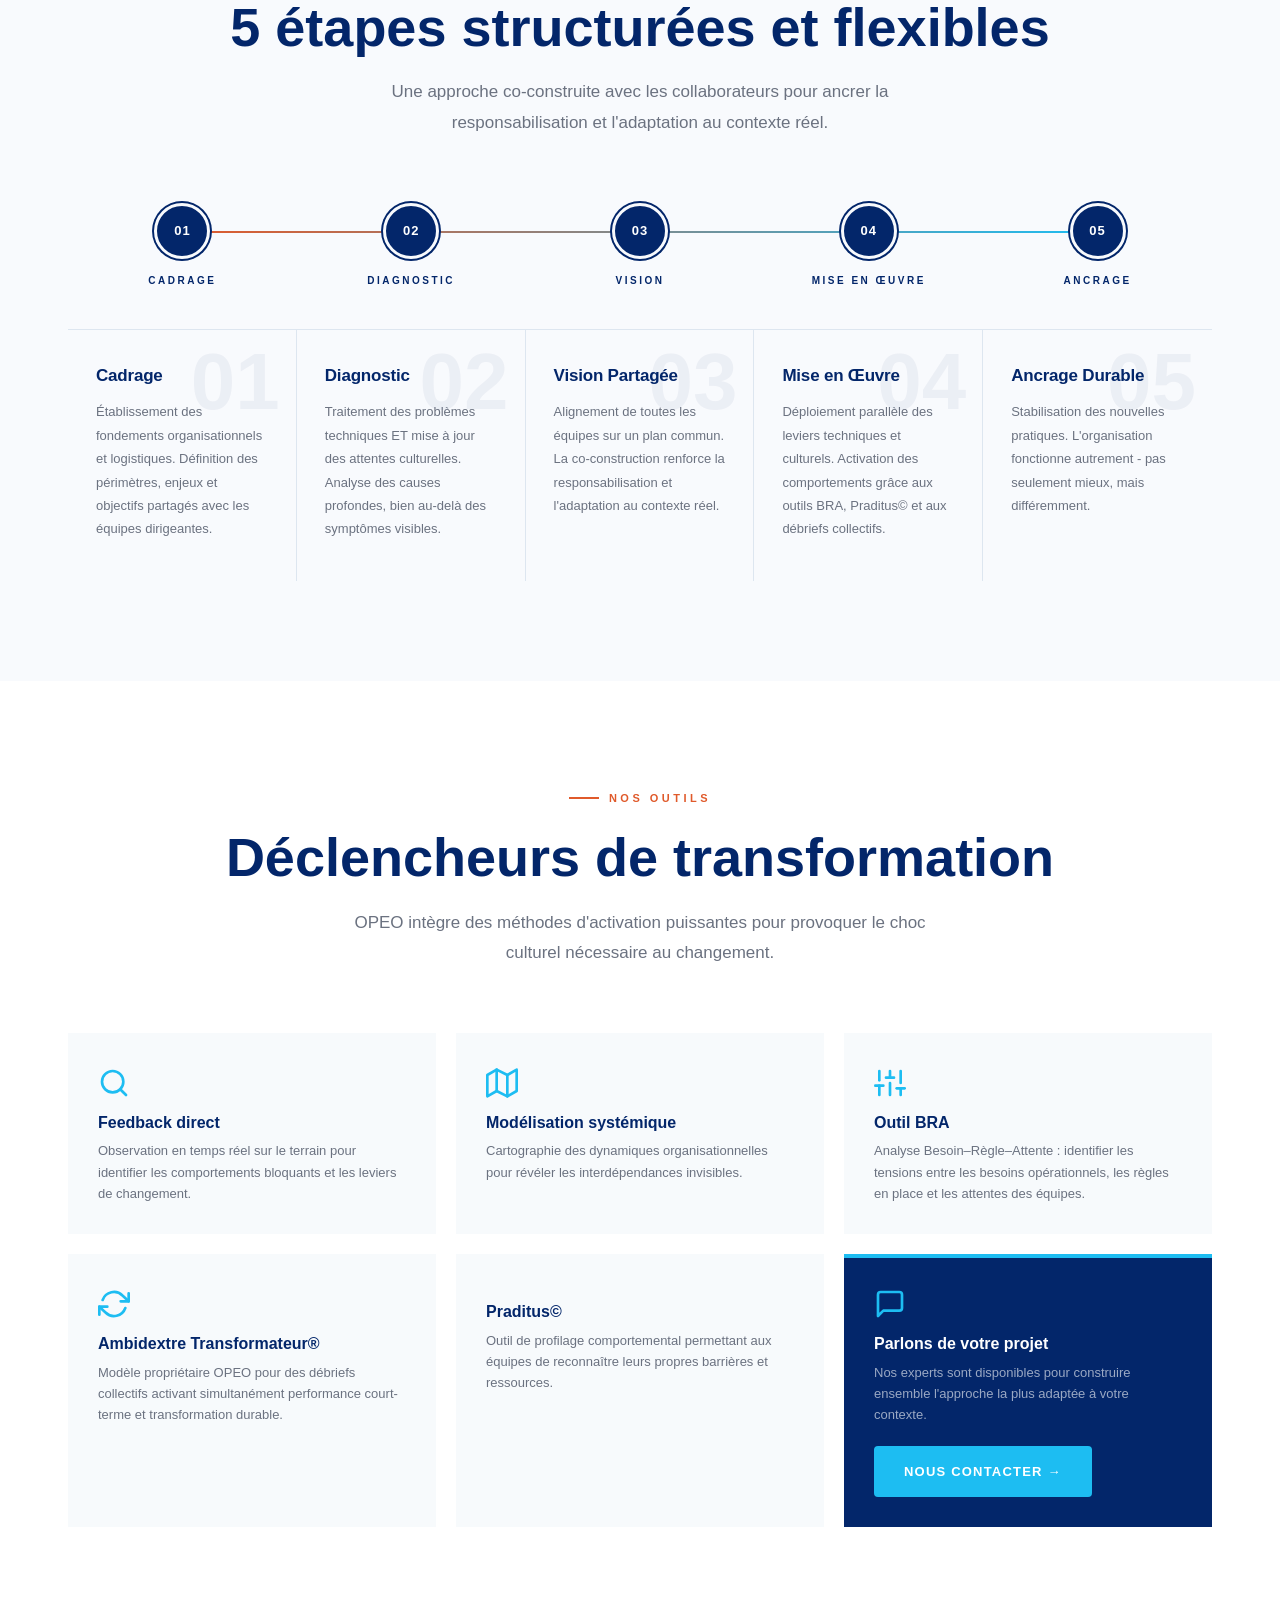
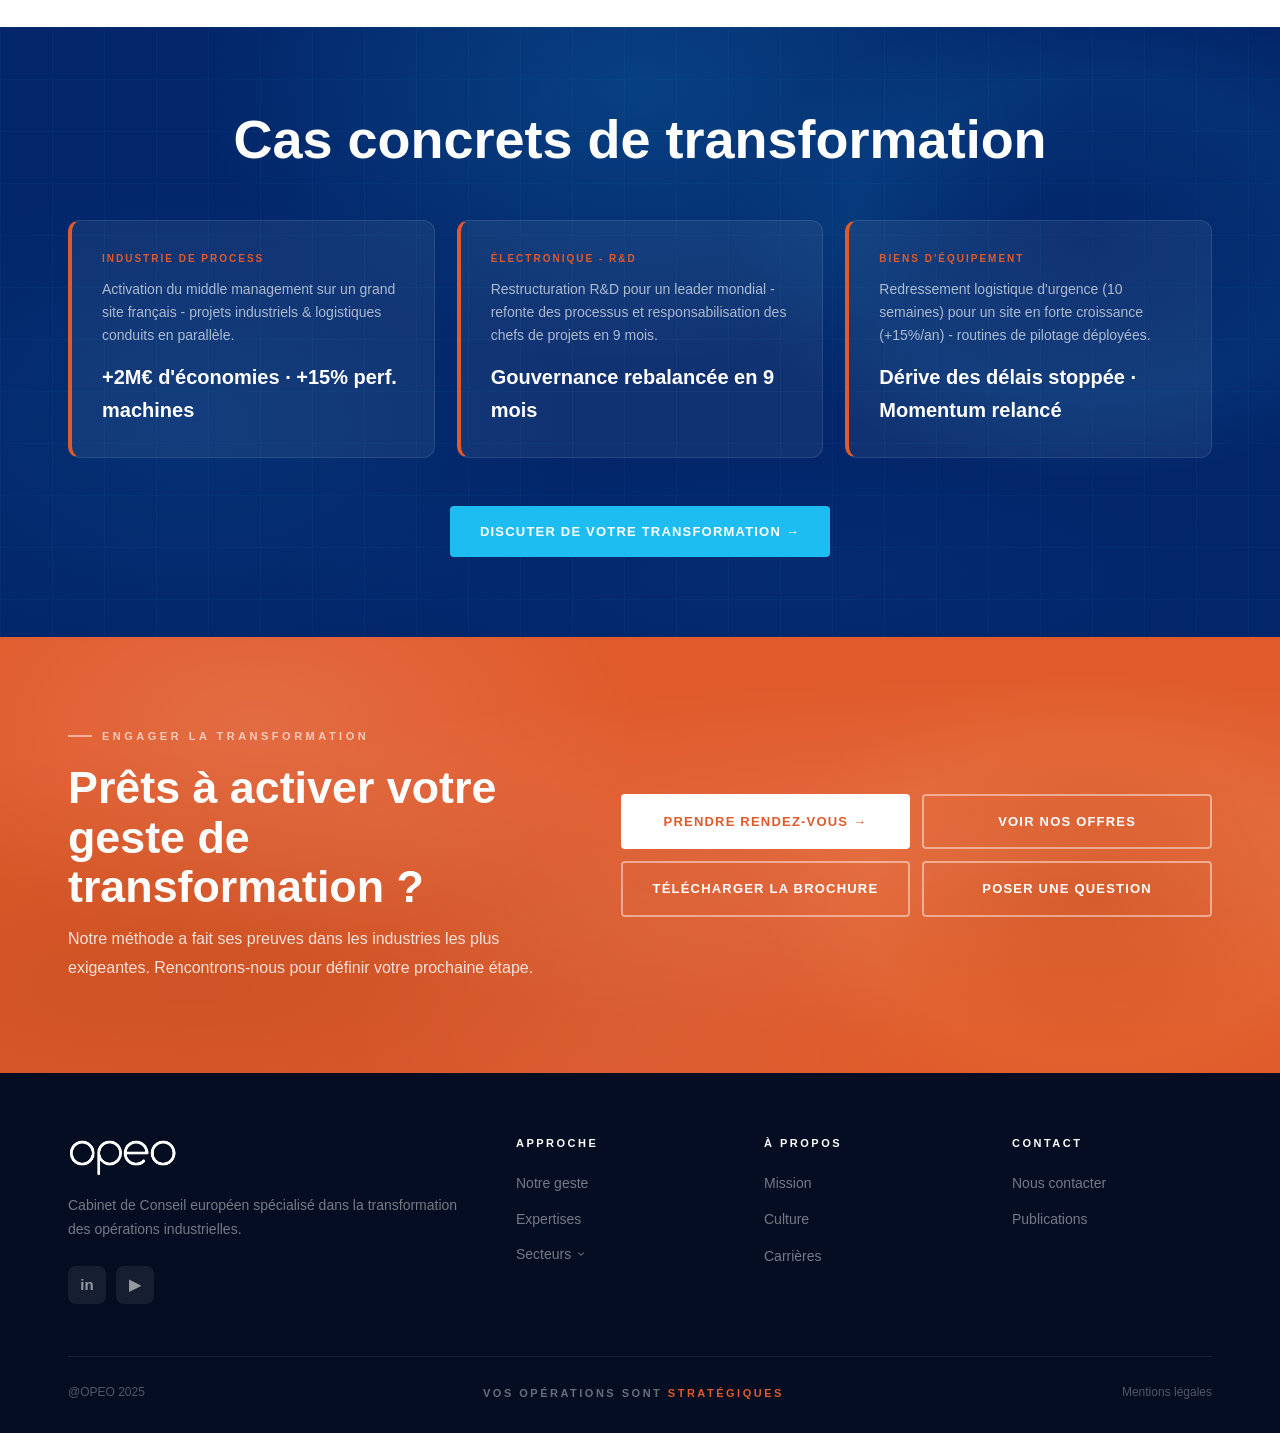
<file: transformation.html>
<!DOCTYPE html>
<html lang="fr">
<head>
  <meta charset="UTF-8"/><meta name="viewport" content="width=device-width,initial-scale=1.0"/>
  <title>Transformation - OPEO</title>
  <link rel="stylesheet" href="styles.css"/>
  <style>
    /* page-hero background */
    section.page-hero {
      background: url('publications.jpg') center 30%/cover no-repeat !important;
    }
    .hero-transfo-overlay {
      position: absolute; inset: 0; z-index: 1;
      background: linear-gradient(to right, rgba(3,38,106,.88) 0%, rgba(3,38,106,.70) 55%, rgba(3,38,106,.55) 100%);
    }
    .page-hero .page-hero-grid, .page-hero .page-hero-blob { z-index: 2; }
    .page-hero .container { z-index: 3 !important; position: relative; }

    /* ── Dual Movement Section ───────────────────────────────────── */
    .philo { background:#f8fafd; padding-top:0; }
    .dual-move {
      display:flex; align-items:stretch; gap:0;
      margin-top:56px; position:relative;
    }
    /* Side cards */
    .dm-card {
      flex:1; background:#fff; border-radius:16px;
      padding:40px 36px; position:relative;
      box-shadow:0 2px 12px rgba(3,38,106,.06);
      transition:transform .3s var(--ease), box-shadow .3s var(--ease);
      display:flex; flex-direction:column; gap:0;
    }
    .dm-card:hover {
      transform:translateY(-6px);
      box-shadow:0 16px 40px rgba(3,38,106,.12);
    }
    .dm-left { background:linear-gradient(135deg,#f0f7ff 0%,#e8f2ff 100%); border-top:3px solid var(--cyan); }
    .dm-right { background:linear-gradient(135deg,#fff5f1 0%,#ffeee7 100%); border-top:3px solid var(--orange); }
    .dm-badge {
      display:inline-flex; align-items:center; gap:6px;
      font-size:9px; font-weight:700; letter-spacing:2.5px; text-transform:uppercase;
      margin-bottom:20px; color:var(--navy); opacity:.5;
    }
    .dm-card h3 { font-size:18px; color:var(--navy); margin-bottom:10px; line-height:1.35; font-weight:800; }
    .dm-card > p { font-size:13px; color:var(--gray); line-height:1.75; margin-bottom:22px; }
    .dm-list { list-style:none; margin:0; padding:0; display:flex; flex-direction:column; gap:0; }
    .dm-list li {
      font-size:13px; color:var(--dark); padding:9px 0;
      border-bottom:1px solid rgba(3,38,106,.07);
      display:flex; align-items:center; gap:10px; font-weight:500;
    }
    .dm-list li:last-child { border-bottom:none; }
    .dm-left .dm-list li::before { content:''; display:inline-block; width:5px; height:5px; border-radius:50%; background:var(--cyan); flex-shrink:0; }
    .dm-right .dm-list li::before { content:''; display:inline-block; width:5px; height:5px; border-radius:50%; background:var(--orange); flex-shrink:0; }
    /* Icon top */
    .dm-ico { width:40px; height:40px; margin-bottom:20px; opacity:.6; }
    .dm-ico svg { width:100%; height:100%; stroke:var(--navy); fill:none; stroke-width:1.5; stroke-linecap:round; stroke-linejoin:round; }
    .dm-left .dm-ico svg { stroke:var(--cyan); }
    .dm-right .dm-ico svg { stroke:var(--orange); }
    /* Flow connectors */
    .dm-flow {
      flex-shrink:0; width:56px; display:flex; flex-direction:column;
      align-items:center; justify-content:center; gap:6px; position:relative; z-index:1;
    }
    .dm-flow-arrow {
      font-size:18px; color:rgba(3,38,106,.18); line-height:1;
      transition:color .3s;
    }
    .dm-card:hover ~ .dm-flow .dm-flow-arrow,
    .dm-flow:has(+ .dm-card:hover) .dm-flow-arrow { color:var(--cyan); }
    .dm-flow-line {
      width:1px; height:60px; background:linear-gradient(to bottom, rgba(3,38,106,.08), rgba(3,38,106,.08));
    }
    /* Center circle */
    .dm-center {
      flex-shrink:0; width:200px; display:flex; align-items:center; justify-content:center;
    }
    .dm-center-inner {
      width:180px; height:180px; border-radius:50%;
      background:var(--navy);
      box-shadow:0 8px 32px rgba(3,38,106,.25), 0 0 0 12px rgba(3,38,106,.07);
      display:flex; flex-direction:column; align-items:center; justify-content:center;
      text-align:center; padding:20px;
      transition:transform .3s var(--ease), box-shadow .3s var(--ease);
    }
    .dm-center-inner:hover {
      transform:scale(1.06);
      box-shadow:0 16px 48px rgba(3,38,106,.35), 0 0 0 16px rgba(3,38,106,.06);
    }
    .dm-center-label {
      font-size:8px; font-weight:700; letter-spacing:2.5px; text-transform:uppercase;
      color:var(--cyan); margin-bottom:8px;
    }
    .dm-center-title {
      font-size:14px; font-weight:800; color:#fff; line-height:1.35;
    }
    .dm-center-sub {
      font-size:10px; color:rgba(255,255,255,.45); margin-top:8px; line-height:1.5;
    }
    /* Responsive */
    @media(max-width:900px){
      .dual-move { flex-direction:column; align-items:center; }
      .dm-card { width:100%; }
      .dm-flow { width:100%; height:40px; flex-direction:row; }
      .dm-flow-line { width:60px; height:1px; }
      .dm-flow-arrow { transform:rotate(90deg); }
      .dm-center { width:100%; }
      .dm-center-inner { width:160px; height:160px; }
    }
    /* ── NOUVELLE TIMELINE HORIZONTALE ── */
    .timeline-section { background:#f8fafd; }

    /* Connecteur horizontal avec nœuds */
    .method-track {
      display:grid;
      grid-template-columns: repeat(5,1fr);
      position:relative;
      margin-bottom:0;
    }
    .method-track::before {
      content:'';
      position:absolute;
      top:28px; left:10%; right:10%;
      height:2px;
      background:linear-gradient(90deg, var(--orange), var(--cyan));
      z-index:0;
    }

    .method-node {
      display:flex;
      flex-direction:column;
      align-items:center;
      position:relative;
      z-index:1;
      cursor:default;
    }

    .method-badge {
      width:56px; height:56px;
      border-radius:50%;
      background:var(--navy);
      color:#fff;
      font-size:13px; font-weight:900; letter-spacing:1px;
      display:flex; align-items:center; justify-content:center;
      border:3px solid #f8fafd;
      box-shadow:0 0 0 2px var(--navy);
      transition:background .25s, box-shadow .25s;
      position:relative;
    }
    .method-node:hover .method-badge {
      background:var(--orange);
      box-shadow:0 0 0 2px var(--orange), 0 8px 24px rgba(224,90,43,.25);
    }

    .method-node-name {
      margin-top:14px;
      font-size:10px; font-weight:700; letter-spacing:2.5px;
      text-transform:uppercase;
      color:var(--navy);
      text-align:center;
    }
    .method-node:hover .method-node-name { color:var(--orange); }

    /* Cards de contenu */
    .method-cards {
      display:grid;
      grid-template-columns: repeat(5,1fr);
      border-top:1px solid #dde6f0;
      margin-top:40px;
    }

    .method-card {
      padding:36px 28px 40px;
      border-right:1px solid #dde6f0;
      position:relative;
      overflow:hidden;
      transition:background .25s;
    }
    .method-card:last-child { border-right:none; }
    .method-card:hover { background:#fff; }

    /* Accent top coloré au hover */
    .method-card::before {
      content:'';
      position:absolute;
      top:0; left:0; right:0;
      height:3px;
      background:var(--orange);
      transform:scaleX(0);
      transform-origin:left;
      transition:transform .3s var(--ease);
    }
    .method-card:hover::before { transform:scaleX(1); }

    /* Grand numéro fantôme */
    .method-card-num {
      font-size:80px; font-weight:900;
      color:rgba(3,38,106,.05);
      line-height:1;
      position:absolute;
      top:12px; right:16px;
      font-family:'Gotham','Helvetica Neue',sans-serif;
      pointer-events:none;
      transition:color .25s;
    }
    .method-card:hover .method-card-num { color:rgba(224,90,43,.07); }

    .method-card h3 {
      font-size:17px; font-weight:900;
      color:var(--navy); margin-bottom:14px;
      letter-spacing:-.2px; line-height:1.2;
    }
    .method-card p {
      font-size:13px; color:var(--gray);
      line-height:1.8;
    }

    @media(max-width:960px){
      .method-track, .method-cards {
        grid-template-columns: 1fr 1fr;
      }
      .method-track::before { display:none; }
      .method-card { border-bottom:1px solid #dde6f0; }
    }
    @media(max-width:560px){
      .method-track, .method-cards { grid-template-columns:1fr; }
    }
    /* tools */
    .tools{background:#fff;}
    .tools-grid{display:grid;grid-template-columns:repeat(3,1fr);gap:20px;margin-top:52px;}
    .tool-card{background:var(--offwhite);border-radius:0;padding:30px;border-top:4px solid transparent;border-left:0;transition:all .3s var(--ease);}
    .tool-card:hover{border-top-color:var(--cyan);}
    .tool-ico{font-size:36px;margin-bottom:14px;}
    .tool-card h4{font-size:16px;color:var(--navy);margin-bottom:8px;}
    .tool-card p {font-size:13px;color:var(--gray);line-height:1.65;}
    /* results */
    .results{background:var(--navy);padding:80px 0;position:relative;overflow:hidden;}
    .results::before{content:'';position:absolute;inset:0;background-image:linear-gradient(rgba(29,189,242,.04) 1px,transparent 1px),linear-gradient(90deg,rgba(29,189,242,.04) 1px,transparent 1px);background-size:52px 52px;z-index:0;}
    .results .container{position:relative;z-index:1;}
    .ra1,.ra2,.ra3,.ra4{position:absolute;inset:0;pointer-events:none;}
    .ra1{background:radial-gradient(ellipse 800px 500px at 50% 10%,rgba(29,189,242,.22) 0%,transparent 55%);opacity:.8;animation:ca1 8s ease-in-out infinite alternate;}
    .ra2{background:radial-gradient(ellipse 600px 400px at 85% 35%,rgba(3,38,106,.6) 0%,rgba(29,189,242,.12) 40%,transparent 60%);opacity:.6;animation:ca2 6s ease-in-out infinite alternate-reverse;}
    .ra3{background:radial-gradient(ellipse 700px 450px at 15% 65%,rgba(29,189,242,.15) 0%,transparent 55%);opacity:.5;animation:ca3 10s ease-in-out infinite alternate;}
    .ra4{background:radial-gradient(ellipse 900px 250px at 60% 90%,rgba(29,100,200,.18) 0%,transparent 55%);opacity:.4;animation:ca4 7s ease-in-out infinite alternate-reverse;}
    @keyframes ca1{0%{transform:translateX(-80px) translateY(-40px) scale(1);}50%{transform:translateX(40px) translateY(25px) scale(1.15);}100%{transform:translateX(80px) translateY(-20px) scale(.9);}}
    @keyframes ca2{0%{transform:translateX(60px) translateY(30px) scale(.85);}50%{transform:translateX(-25px) translateY(-15px) scale(1.2);}100%{transform:translateX(-70px) translateY(50px) scale(.95);}}
    @keyframes ca3{0%{transform:translateX(-40px) translateY(15px) scale(1.1);}50%{transform:translateX(55px) translateY(-30px) scale(.85);}100%{transform:translateX(-15px) translateY(40px) scale(1.05);}}
    @keyframes ca4{0%{transform:translateX(25px) translateY(-15px) scale(.95);}50%{transform:translateX(-50px) translateY(8px) scale(1.1);}100%{transform:translateX(35px) translateY(-50px) scale(.85);}}
    .results h2{color:#fff;text-align:center;margin-bottom:48px;}
    .orange-band{position:relative;overflow:hidden;}
    .orange-band .container{position:relative;z-index:1;}
    .oa1,.oa2,.oa3,.oa4{position:absolute;inset:0;pointer-events:none;}
    .oa1{background:radial-gradient(ellipse 700px 400px at 20% 20%,rgba(255,255,255,.12) 0%,transparent 55%);opacity:.9;animation:ca1 9s ease-in-out infinite alternate;}
    .oa2{background:radial-gradient(ellipse 500px 350px at 85% 60%,rgba(180,60,0,.35) 0%,rgba(255,200,100,.08) 45%,transparent 65%);opacity:.7;animation:ca2 7s ease-in-out infinite alternate-reverse;}
    .oa3{background:radial-gradient(ellipse 600px 400px at 50% 90%,rgba(255,255,255,.08) 0%,transparent 50%);opacity:.5;animation:ca3 11s ease-in-out infinite alternate;}
    .oa4{background:radial-gradient(ellipse 800px 300px at 10% 70%,rgba(200,80,0,.2) 0%,transparent 55%);opacity:.4;animation:ca4 8s ease-in-out infinite alternate-reverse;}
    .res-grid{display:grid;grid-template-columns:repeat(3,1fr);gap:22px;}
    .res-card{background:rgba(255,255,255,.06);border:1px solid rgba(255,255,255,.1);border-radius:12px;padding:30px;border-left:4px solid var(--orange);}
    .res-tag{font-size:10px;font-weight:700;letter-spacing:2px;text-transform:uppercase;color:var(--orange);margin-bottom:10px;}
    .res-card p{color:rgba(255,255,255,.65);font-size:14px;line-height:1.65;}
    .res-kpi{margin-top:14px;font-size:20px;font-weight:900;color:#fff;}
    @media(max-width:960px){
      /* philo responsive handled in dm-* rules */
      .timeline::before{left:24px;}
      .tl-item{grid-template-columns:48px 1fr;}
      .tl-item:nth-child(odd) .tl-box,.tl-item:nth-child(even) .tl-box{grid-column:2;text-align:left;order:0;}
      .tl-item:nth-child(odd) .tl-dot,.tl-item:nth-child(even) .tl-dot{grid-column:1;}
      .tl-item:nth-child(odd) .tl-empty,.tl-item:nth-child(even) .tl-empty{display:none;}
      .tools-grid,.res-grid{grid-template-columns:1fr;}
    }
  </style>
</head>
<body>
<div class="mob-menu" id="mobMenu">
  <button class="mob-close" onclick="closeMob()">✕</button>
  <a href="index.html">Accueil</a><a href="a-propos.html">À propos</a>
  <a href="expertises.html">Expertises</a><a href="secteurs.html">Secteurs</a>
  <a href="transformation.html" class="active">Transformation</a><a href="publications.html">Publications</a>
  <a href="carrieres.html">Carrières</a><a href="contact.html">Contact</a>
  <div class="mob-lang-switch"><button class="lang-btn active">FR</button><button class="lang-btn" onclick="checkEnLang()">EN</button></div>
</div>
<nav class="navbar solid">
  <div class="container"><div class="nav-inner">
    <a href="index.html" class="nav-logo-link"><img src="logo-official.svg" class="nav-logo-img" alt="OPEO" /></a>
    <ul class="nav-links">
      <li><a href="a-propos.html">À propos</a></li><li><a href="expertises.html">Expertises</a></li>
      <li class="has-drop"><a href="secteurs.html">Secteurs <svg class="drop-chevron" viewBox="0 0 24 24" fill="none" stroke="currentColor" stroke-width="2.5" stroke-linecap="round" stroke-linejoin="round"><polyline points="6 9 12 15 18 9"/></svg></a><div class="nav-drop nav-drop-wide nav-drop-sec"><div class="mega-header"><span class="mega-label">Nos Secteurs</span></div><div class="drop-grid drop-grid-2"><a href="secteur-luxe.html" class="drop-card"><span class="drop-card-title">Luxe</span></a><a href="secteur-process.html" class="drop-card"><span class="drop-card-title">Industrie de Process</span></a><a href="secteur-aeronautique.html" class="drop-card"><span class="drop-card-title">Aéronautique & Défense</span></a><a href="secteur-pharma.html" class="drop-card"><span class="drop-card-title">Pharma & Santé</span></a></div></div></li><li><a href="transformation.html" class="active">Transformation</a></li>
      <li><a href="publications.html">Publications</a></li><li><a href="carrieres.html">Carrières</a></li>
      <li><a href="contact.html" class="cta-link">Contact</a></li>
    </ul>
    <div class="lang-switch"><button class="lang-btn active">FR</button><button class="lang-btn" onclick="checkEnLang()">EN</button></div>
      <button class="hamburger" onclick="openMob()"><span></span><span></span><span></span></button>
  </div></div>
</nav>

<section class="page-hero">
  <div class="hero-transfo-overlay"></div>
  <div class="page-hero-grid"></div><div class="page-hero-blob"></div>
  <div class="container">
    <div class="page-hero-eyebrow"><div class="page-hero-line"></div><span class="page-hero-tag">Notre approche</span></div>
    <h1>Notre Geste de Transformation</h1>
    <p>Allier performance et transformation durable par l'activation des équipes. Le changement technique ne suffit pas - il doit être ancré culturellement pour durer.</p>
  </div>
</section>

<!-- PHILOSOPHIE -->
<section class="philo page-pad">
  <div class="container">
    <div class="head-center reveal">
      <span class="label">Notre conviction</span>
      <h2 class="section-title">Deux mouvements complémentaires</h2>
      <p class="section-sub">OPEO rejette les solutions toutes faites. La véritable transformation révèle les attentes implicites, les potentiels inexploités et les dynamiques culturelles invisibles.</p>
    </div>
    <div class="dual-move reveal">

      <!-- ── GAUCHE : Technique & Organisationnel ── -->
      <div class="dm-card dm-left">
        <div class="dm-ico">
          <svg viewBox="0 0 24 24"><circle cx="12" cy="12" r="3"/><path d="M19.4 15a1.65 1.65 0 00.33 1.82l.06.06a2 2 0 010 2.83 2 2 0 01-2.83 0l-.06-.06a1.65 1.65 0 00-1.82-.33 1.65 1.65 0 00-1 1.51V21a2 2 0 01-2 2 2 2 0 01-2-2v-.09A1.65 1.65 0 009 19.4a1.65 1.65 0 00-1.82.33l-.06.06a2 2 0 01-2.83 0 2 2 0 010-2.83l.06-.06A1.65 1.65 0 004.68 15a1.65 1.65 0 00-1.51-1H3a2 2 0 01-2-2 2 2 0 012-2h.09A1.65 1.65 0 004.6 9a1.65 1.65 0 00-.33-1.82l-.06-.06a2 2 0 010-2.83 2 2 0 012.83 0l.06.06A1.65 1.65 0 009 4.68a1.65 1.65 0 001-1.51V3a2 2 0 012-2 2 2 0 012 2v.09a1.65 1.65 0 001 1.51 1.65 1.65 0 001.82-.33l.06-.06a2 2 0 012.83 0 2 2 0 010 2.83l-.06.06A1.65 1.65 0 0019.4 9a1.65 1.65 0 001.51 1H21a2 2 0 012 2 2 2 0 01-2 2h-.09a1.65 1.65 0 00-1.51 1z"/></svg>
        </div>
        <span class="dm-badge">Mouvement 01</span>
        <h3>Technique &amp;<br>Organisationnel</h3>
        <p>Nous répondons aux besoins explicites et quantifiables - là où les enjeux opérationnels sont mesurables et les outils connus.</p>
        <ul class="dm-list">
          <li>Gains de productivité</li>
          <li>Optimisation supply chain</li>
          <li>Réduction des coûts</li>
          <li>Accélération du time-to-market</li>
          <li>Lean &amp; management de la performance</li>
        </ul>
      </div>

      <!-- ── CONNECTEUR GAUCHE ── -->
      <div class="dm-flow">
        <div class="dm-flow-line"></div>
        <div class="dm-flow-arrow">&#8594;</div>
        <div class="dm-flow-line"></div>
      </div>

      <!-- ── CENTRE : Résultat ── -->
      <div class="dm-center">
        <div class="dm-center-inner">
          <div class="dm-center-label">Résultat</div>
          <div class="dm-center-title">Transformation<br>Durable &amp;<br>Performance</div>
          <div class="dm-center-sub">Ambidextre<br>Transformateur®</div>
        </div>
      </div>

      <!-- ── CONNECTEUR DROIT ── -->
      <div class="dm-flow">
        <div class="dm-flow-line"></div>
        <div class="dm-flow-arrow">&#8592;</div>
        <div class="dm-flow-line"></div>
      </div>

      <!-- ── DROITE : Culturel & Comportemental ── -->
      <div class="dm-card dm-right">
        <div class="dm-ico">
          <svg viewBox="0 0 24 24"><path d="M17 21v-2a4 4 0 00-4-4H5a4 4 0 00-4 4v2"/><circle cx="9" cy="7" r="4"/><path d="M23 21v-2a4 4 0 00-3-3.87"/><path d="M16 3.13a4 4 0 010 7.75"/></svg>
        </div>
        <span class="dm-badge">Mouvement 02</span>
        <h3>Culturel &amp;<br>Comportemental</h3>
        <p>Nous révélons les attentes implicites et les dynamiques culturelles invisibles qui bloquent le changement en profondeur.</p>
        <ul class="dm-list">
          <li>Responsabilisation managériale</li>
          <li>Prise de décision rapide</li>
          <li>Coopération transverse</li>
          <li>Posture de leadership terrain</li>
          <li>Modèle Ambidextre Transformateur®</li>
        </ul>
      </div>

    </div>
  </div>
</section>

<!-- TIMELINE 5 ÉTAPES -->
<section class="timeline-section page-pad">
  <div class="container">
    <div class="head-center reveal">
      <span class="label">La méthode</span>
      <h2 class="section-title">5 étapes structurées et flexibles</h2>
      <p class="section-sub">Une approche co-construite avec les collaborateurs pour ancrer la responsabilisation et l'adaptation au contexte réel.</p>
    </div>
    <!-- CONNECTEUR HORIZONTAL AVEC NŒUDS -->
    <div class="method-track reveal">
      <div class="method-node">
        <div class="method-badge">01</div>
        <div class="method-node-name">Cadrage</div>
      </div>
      <div class="method-node">
        <div class="method-badge">02</div>
        <div class="method-node-name">Diagnostic</div>
      </div>
      <div class="method-node">
        <div class="method-badge">03</div>
        <div class="method-node-name">Vision</div>
      </div>
      <div class="method-node">
        <div class="method-badge">04</div>
        <div class="method-node-name">Mise en Œuvre</div>
      </div>
      <div class="method-node">
        <div class="method-badge">05</div>
        <div class="method-node-name">Ancrage</div>
      </div>
    </div>

    <!-- CARDS DE CONTENU -->
    <div class="method-cards reveal">
      <div class="method-card">
        <span class="method-card-num">01</span>
        <h3>Cadrage</h3>
        <p>Établissement des fondements organisationnels et logistiques. Définition des périmètres, enjeux et objectifs partagés avec les équipes dirigeantes.</p>
      </div>
      <div class="method-card">
        <span class="method-card-num">02</span>
        <h3>Diagnostic</h3>
        <p>Traitement des problèmes techniques ET mise à jour des attentes culturelles. Analyse des causes profondes, bien au-delà des symptômes visibles.</p>
      </div>
      <div class="method-card">
        <span class="method-card-num">03</span>
        <h3>Vision Partagée</h3>
        <p>Alignement de toutes les équipes sur un plan commun. La co-construction renforce la responsabilisation et l'adaptation au contexte réel.</p>
      </div>
      <div class="method-card">
        <span class="method-card-num">04</span>
        <h3>Mise en Œuvre</h3>
        <p>Déploiement parallèle des leviers techniques et culturels. Activation des comportements grâce aux outils BRA, Praditus© et aux débriefs collectifs.</p>
      </div>
      <div class="method-card">
        <span class="method-card-num">05</span>
        <h3>Ancrage Durable</h3>
        <p>Stabilisation des nouvelles pratiques. L'organisation fonctionne autrement - pas seulement mieux, mais différemment.</p>
      </div>
    </div>
  </div>
</section>

<!-- OUTILS D'ACTIVATION -->
<section class="tools page-pad">
  <div class="container">
    <div class="head-center reveal">
      <span class="label">Nos outils</span>
      <h2 class="section-title">Déclencheurs de transformation</h2>
      <p class="section-sub">OPEO intègre des méthodes d'activation puissantes pour provoquer le choc culturel nécessaire au changement.</p>
    </div>
    <div class="tools-grid reveal">
      <div class="tool-card"><div class="tool-ico"><svg class="ico-svg" viewBox="0 0 24 24" fill="none" stroke="currentColor" stroke-width="2" stroke-linecap="round" stroke-linejoin="round"><circle cx="11" cy="11" r="8"/><line x1="21" y1="21" x2="16.65" y2="16.65"/></svg></div><h4>Feedback direct</h4><p>Observation en temps réel sur le terrain pour identifier les comportements bloquants et les leviers de changement.</p></div>
      <div class="tool-card"><div class="tool-ico"><svg class="ico-svg" viewBox="0 0 24 24" fill="none" stroke="currentColor" stroke-width="2" stroke-linecap="round" stroke-linejoin="round"><polygon points="1 6 1 22 8 18 16 22 23 18 23 2 16 6 8 2 1 6"/><line x1="8" y1="2" x2="8" y2="18"/><line x1="16" y1="6" x2="16" y2="22"/></svg></div><h4>Modélisation systémique</h4><p>Cartographie des dynamiques organisationnelles pour révéler les interdépendances invisibles.</p></div>
      <div class="tool-card"><div class="tool-ico"><svg class="ico-svg" viewBox="0 0 24 24" fill="none" stroke="currentColor" stroke-width="2" stroke-linecap="round" stroke-linejoin="round"><line x1="4" y1="21" x2="4" y2="14"/><line x1="4" y1="10" x2="4" y2="3"/><line x1="12" y1="21" x2="12" y2="12"/><line x1="12" y1="8" x2="12" y2="3"/><line x1="20" y1="21" x2="20" y2="16"/><line x1="20" y1="12" x2="20" y2="3"/><line x1="1" y1="14" x2="7" y2="14"/><line x1="9" y1="8" x2="15" y2="8"/><line x1="17" y1="16" x2="23" y2="16"/></svg></div><h4>Outil BRA</h4><p>Analyse Besoin–Règle–Attente : identifier les tensions entre les besoins opérationnels, les règles en place et les attentes des équipes.</p></div>
      <div class="tool-card"><div class="tool-ico"><svg class="ico-svg" viewBox="0 0 24 24" fill="none" stroke="currentColor" stroke-width="2" stroke-linecap="round" stroke-linejoin="round"><polyline points="23 4 23 10 17 10"/><polyline points="1 20 1 14 7 14"/><path d="M3.51 9a9 9 0 0 1 14.85-3.36L23 10M1 14l4.64 4.36A9 9 0 0 0 20.49 15"/></svg></div><h4>Ambidextre Transformateur®</h4><p>Modèle propriétaire OPEO pour des débriefs collectifs activant simultanément performance court-terme et transformation durable.</p></div>
      <div class="tool-card"><div class="tool-ico"></div><h4>Praditus©</h4><p>Outil de profilage comportemental permettant aux équipes de reconnaître leurs propres barrières et ressources.</p></div>
      <div class="tool-card" style="background:var(--navy);border-top-color:var(--cyan);">
        <div class="tool-ico"><svg class="ico-svg" viewBox="0 0 24 24" fill="none" stroke="currentColor" stroke-width="2" stroke-linecap="round" stroke-linejoin="round"><path d="M21 15a2 2 0 0 1-2 2H7l-4 4V5a2 2 0 0 1 2-2h14a2 2 0 0 1 2 2z"/></svg></div>
        <h4 style="color:#fff">Parlons de votre projet</h4>
        <p style="color:rgba(255,255,255,.6)">Nos experts sont disponibles pour construire ensemble l'approche la plus adaptée à votre contexte.</p>
        <a href="contact.html" class="btn btn-cyan" style="margin-top:20px">Nous contacter →</a>
      </div>
    </div>
  </div>
</section>

<!-- CAS CONCRETS -->
<section class="results">
      <div class="ra1"></div><div class="ra2"></div><div class="ra3"></div><div class="ra4"></div>
  <div class="container">
    <div class="reveal"><h2 class="section-title" style="color:#fff;text-align:center;margin-bottom:48px">Cas concrets de transformation</h2></div>
    <div class="res-grid reveal">
      <div class="res-card">
        <div class="res-tag">Industrie de Process</div>
        <p>Activation du middle management sur un grand site français - projets industriels &amp; logistiques conduits en parallèle.</p>
        <div class="res-kpi">+2M€ d'économies · +15% perf. machines</div>
      </div>
      <div class="res-card">
        <div class="res-tag">Électronique - R&amp;D</div>
        <p>Restructuration R&amp;D pour un leader mondial - refonte des processus et responsabilisation des chefs de projets en 9 mois.</p>
        <div class="res-kpi">Gouvernance rebalancée en 9 mois</div>
      </div>
      <div class="res-card">
        <div class="res-tag">Biens d'équipement</div>
        <p>Redressement logistique d'urgence (10 semaines) pour un site en forte croissance (+15%/an) - routines de pilotage déployées.</p>
        <div class="res-kpi">Dérive des délais stoppée · Momentum relancé</div>
      </div>
    </div>
    <div style="text-align:center;margin-top:48px;" class="reveal">
      <a href="https://meetings-eu1.hubspot.com/alexandre-tissot" class="btn btn-cyan" target="_blank" rel="noopener">Discuter de votre transformation →</a>
    </div>
  </div>
</section>

<!-- ORANGE CTA BAND -->
<section class="orange-band">
      <div class="oa1"></div><div class="oa2"></div><div class="oa3"></div><div class="oa4"></div>
  <div class="container">
    <div class="orange-band-inner reveal">
      <div>
        <div class="orange-band-eyebrow">Engager la transformation</div>
        <h2>Prêts à activer votre<br>geste de transformation ?</h2>
        <p>Notre méthode a fait ses preuves dans les industries les plus exigeantes. Rencontrons-nous pour définir votre prochaine étape.</p>
      </div>
      <div class="orange-band-actions">
        <a href="https://meetings-eu1.hubspot.com/wendy-lemba" class="btn btn-white" target="_blank" rel="noopener">Prendre rendez-vous →</a>
        <a href="http://opeo-conseil-145654140.hs-sites-eu1.com/nos-offres-page-de-dispatch" class="btn btn-ghost-white" target="_blank" rel="noopener">Voir nos offres</a>
        <a href="https://share-eu1.hsforms.com/2jHE10lqlTX6kVxjdNJJYng2epvgc" class="btn btn-ghost-white" target="_blank" rel="noopener">Télécharger la brochure</a>
        <a href="contact.html#question" class="btn btn-ghost-white">Poser une question</a>
      </div>
    </div>
  </div>
</section>

<footer class="footer"><div class="container">
  <div class="footer-grid">
    <div class="footer-brand"><a href="index.html" class="nav-logo-link"><img src="logo-official.svg" class="nav-logo-img" alt="OPEO" /></a><p>Cabinet de Conseil européen spécialisé dans la transformation des opérations industrielles.</p><div class="footer-socials"><a href="https://www.linkedin.com/company/opeo/" target="_blank" class="soc-link">in</a><a href="https://www.youtube.com/channel/UCHxWDzGkSoEmFhDaU6nbsCg" target="_blank" class="soc-link">▶</a></div></div>
    <div class="footer-col"><h4>Approche</h4><ul class="footer-nav"><li><a href="transformation.html">Notre geste</a></li><li><a href="expertises.html">Expertises</a></li><li class="has-drop"><a href="secteurs.html">Secteurs <svg class="drop-chevron" viewBox="0 0 24 24" fill="none" stroke="currentColor" stroke-width="2.5" stroke-linecap="round" stroke-linejoin="round"><polyline points="6 9 12 15 18 9"/></svg></a><div class="nav-drop nav-drop-wide nav-drop-sec"><div class="mega-header"><span class="mega-label">Nos Secteurs</span></div><div class="drop-grid drop-grid-2"><a href="secteurs.html#luxe" class="drop-card"><div class="drop-card-icon"><svg viewBox="0 0 24 24" fill="none" stroke="currentColor" stroke-width="2" stroke-linecap="round" stroke-linejoin="round"><polygon points="12 2 22 8.5 22 15.5 12 22 2 15.5 2 8.5 12 2"/></svg></div><span class="drop-card-title">Luxe</span><span class="drop-card-desc">Maroquinerie, parfumerie, horlogerie</span></a><a href="secteurs.html#process" class="drop-card"><div class="drop-card-icon"><svg viewBox="0 0 24 24" fill="none" stroke="currentColor" stroke-width="2" stroke-linecap="round" stroke-linejoin="round"><path d="M9 3v10l-4 5h14l-4-5V3"/><line x1="6" y1="7" x2="18" y2="7"/></svg></div><span class="drop-card-title">Industrie de Process</span><span class="drop-card-desc">Chimie, agro-alimentaire, matériaux</span></a><a href="secteurs.html#aero" class="drop-card"><div class="drop-card-icon"><svg viewBox="0 0 24 24" fill="none" stroke="currentColor" stroke-width="2" stroke-linecap="round" stroke-linejoin="round"><line x1="22" y1="2" x2="11" y2="13"/><polygon points="22 2 15 22 11 13 2 9 22 2"/></svg></div><span class="drop-card-title">Aéronautique &amp; Défense</span><span class="drop-card-desc">Constructeurs, équipementiers, MRO</span></a><a href="secteurs.html#pharma" class="drop-card"><div class="drop-card-icon"><svg viewBox="0 0 24 24" fill="none" stroke="currentColor" stroke-width="2" stroke-linecap="round" stroke-linejoin="round"><polyline points="22 12 18 12 15 21 9 3 6 12 2 12"/></svg></div><span class="drop-card-title">Pharmaceutique – Santé</span><span class="drop-card-desc">Production, supply et conformité réglementaire</span></a></div><div class="mega-footer"><a href="secteurs.html">Tous les secteurs <svg viewBox="0 0 24 24" fill="none" stroke="currentColor" stroke-width="2.5" stroke-linecap="round" stroke-linejoin="round"><line x1="5" y1="12" x2="19" y2="12"/><polyline points="12 5 19 12 12 19"/></svg></a></div></div></li></ul></div>
    <div class="footer-col"><h4>À propos</h4><ul class="footer-nav"><li><a href="a-propos.html">Mission</a></li><li><a href="a-propos.html">Culture</a></li><li><a href="carrieres.html">Carrières</a></li></ul></div>
    <div class="footer-col"><h4>Contact</h4><ul class="footer-nav"><li><a href="contact.html">Nous contacter</a></li><li><a href="publications.html">Publications</a></li></ul></div>
  </div>
  <div class="footer-bottom"><p>@OPEO 2025</p><div class="footer-tagline">Vos Opérations sont <em>Stratégiques</em></div><p>Mentions légales</p></div>
</div></footer>
<script>
function openMob(){document.getElementById('mobMenu').classList.add('open');}
function closeMob(){document.getElementById('mobMenu').classList.remove('open');}
const revObs=new IntersectionObserver(e=>e.forEach(x=>{if(x.isIntersecting){x.target.classList.add('on');revObs.unobserve(x.target);}}),{threshold:.12});
document.querySelectorAll('.reveal').forEach(el=>revObs.observe(el));

</script>

<!-- LANG MODAL -->
<div class="lang-modal-overlay" id="langModal" onclick="closeLangModal()">
  <div class="lang-modal" onclick="event.stopPropagation()">
    <button class="lang-modal-close" onclick="closeLangModal()" aria-label="Fermer">&#x2715;</button>
    <div class="lang-modal-ico">
      <svg viewBox="0 0 24 24"><circle cx="12" cy="12" r="10"/><line x1="2" y1="12" x2="22" y2="12"/><path d="M12 2a15.3 15.3 0 0 1 4 10 15.3 15.3 0 0 1-4 10 15.3 15.3 0 0 1-4-10 15.3 15.3 0 0 1 4-10z"/></svg>
    </div>
    <div class="lang-modal-kicker">EN &middot; English</div>
    <h3>Version anglaise<br>en pr&eacute;paration</h3>
    <p>Nous travaillons &agrave; la traduction de l&rsquo;ensemble de nos contenus en anglais. Revenez bient&ocirc;t.</p>
    <a href="#" class="btn btn-navy" onclick="closeLangModal();return false;">Revenir au site &rarr;</a>
  </div>
</div>

<script>
/* Lang switch hover particles */
(function(){
  var lastT = 0;
  document.querySelectorAll('.lang-btn:not(.active)').forEach(function(btn){
    btn.addEventListener('pointermove', function(e){
      var now = Date.now();
      if(now - lastT < 100) return;
      lastT = now;
      var rect = btn.getBoundingClientRect();
      var c = document.createElement('div');
      c.className = 'lang-circle';
      c.style.left = (e.clientX - rect.left) + 'px';
      c.style.top  = (e.clientY - rect.top)  + 'px';
      btn.appendChild(c);
      requestAnimationFrame(function(){ c.classList.add('fade-in'); });
      setTimeout(function(){ c.classList.replace('fade-in','fade-out'); }, 900);
      setTimeout(function(){ c.remove(); }, 2100);
    });
  });
})();
</script>
</body></html>
</file>
<file: styles.css>
/* ============================================================
   OPEO — Shared Stylesheet
   Charte : Navy #03266A · Cyan #1DBDF2 · Orange #E05A2B
============================================================ */
:root {
  --navy:      #03266A;
  --navy-dark: #021040;
  --cyan:      #1DBDF2;
  --cyan-dark: #0890b8;
  --orange:    #E05A2B;
  --orange-dark: #c44d22;
  --orange-light: #fdf0eb;
  --white:     #FFFFFF;
  --offwhite:  #F7FAFC;
  --dark:      #2C3338;
  --gray:      #6B7280;
  --lgray:     #E5E7EB;
  --ease:      cubic-bezier(0.4,0,0.2,1);
}

*, *::before, *::after { margin:0; padding:0; box-sizing:border-box; }
html { scroll-behavior:smooth; }
body {
  font-family:'Helvetica Neue',Helvetica,Arial,sans-serif;
  color:var(--dark); background:var(--white);
  overflow-x:hidden; line-height:1.65;
}
h1,h2,h3,h4,h5 {
  font-family:'Gotham','Helvetica Neue',Helvetica,Arial,sans-serif;
  color:var(--navy); font-weight:800; line-height:1.2;
}
a { color:inherit; text-decoration:none; }
button { font-family:inherit; cursor:pointer; border:none; }

/* ── Layout ── */
.container { max-width:1200px; margin:0 auto; padding:0 28px; }
.page-pad  { padding:100px 0; }

.label {
  display:inline-flex; align-items:center; gap:10px;
  font-size:11px; font-weight:700; letter-spacing:3.5px;
  text-transform:uppercase; color:var(--orange); margin-bottom:18px;
}
.label::before { content:''; width:30px; height:2px; background:var(--orange); }

.section-title { font-size:clamp(30px,4.5vw,54px); color:var(--navy); margin-bottom:18px; }
.section-sub   { font-size:17px; color:var(--gray); max-width:580px; line-height:1.8; }
.head-center   { text-align:center; margin-bottom:64px; }
.head-center .section-sub { margin:0 auto; }

/* ── Reveal ── */
.reveal { opacity:0; transform:translateY(36px); transition:opacity .75s var(--ease),transform .75s var(--ease); }
.reveal.on { opacity:1; transform:none; }
.reveal[data-d="1"] { transition-delay:.12s }
.reveal[data-d="2"] { transition-delay:.24s }
.reveal[data-d="3"] { transition-delay:.36s }

/* ── Buttons ── */
.btn {
  display:inline-flex; align-items:center; justify-content:center; gap:9px;
  padding:15px 30px; font-size:13px; font-weight:700;
  letter-spacing:1.2px; text-transform:uppercase;
  border-radius:4px; transition:all .28s var(--ease);
}
.hero-cta .btn { display:flex; width:100%; border:1.5px solid rgba(255,255,255,.25); }
.btn-cyan  { background:var(--cyan); color:#fff; }
.btn-cyan:hover  { background:rgba(255,255,255,.15); color:#fff; transform:translateY(-2px); box-shadow:0 10px 30px rgba(29,189,242,.35); }
.btn-navy  { background:var(--navy); color:#fff; }
.btn-navy:hover  { background:var(--cyan); transform:translateY(-2px); }
.btn-orange { background:var(--orange); color:#fff; }
.btn-orange:hover { background:rgba(255,255,255,.15); color:#fff; transform:translateY(-2px); box-shadow:0 10px 30px rgba(224,90,43,.35); }
.btn-ghost { background:transparent; color:#fff; border:2px solid rgba(255,255,255,.4); }
.btn-ghost:hover { border-color:#fff; background:rgba(255,255,255,.1); }
.btn-outline { background:transparent; color:var(--navy); border:2px solid var(--lgray); }
.btn-outline:hover { border-color:var(--navy); background:var(--offwhite); }
.btn-orange { background:var(--orange); color:#fff; border:2px solid var(--orange); }
.btn-orange:hover { background:var(--orange-dark); border-color:var(--orange-dark); transform:translateY(-2px); box-shadow:0 10px 30px rgba(224,90,43,.35); }

/* ── Bouton RDV — effet chevron animé ── */
.btn-rdv {
  position:relative; overflow:hidden;
  display:inline-flex; align-items:center;
  height:48px; padding:0 8px 0 24px;
  background:var(--cyan); color:#fff;
  font-size:13px; font-weight:700; letter-spacing:1px; text-transform:uppercase;
  border-radius:6px; text-decoration:none; border:none; cursor:pointer;
  transition:box-shadow .28s var(--ease), transform .28s var(--ease);
  white-space:nowrap;
}
.btn-rdv:hover,
.btn-rdv.is-entering { transform:translateY(-2px); box-shadow:0 12px 32px rgba(29,189,242,.35); }
.btn-rdv:active { transform:scale(.98); }
.btn-rdv-label {
  margin-right:48px; position:relative; z-index:1;
  transition:opacity .45s var(--ease);
}
.btn-rdv:hover .btn-rdv-label,
.btn-rdv.is-entering .btn-rdv-label { opacity:0; }
.btn-rdv-icon {
  position:absolute; right:4px; top:4px; bottom:4px;
  width:32px; border-radius:4px;
  background:rgba(255,255,255,.18);
  display:flex; align-items:center; justify-content:center;
  transition:width .5s cubic-bezier(.4,0,.2,1);
  z-index:2; flex-shrink:0;
}
.btn-rdv:hover .btn-rdv-icon,
.btn-rdv.is-entering .btn-rdv-icon { width:calc(100% - 8px); }
.btn-rdv-icon svg { width:16px; height:16px; stroke:#fff; stroke-width:2; flex-shrink:0; }

/* Variante navy (fond sombre) */
.btn-rdv-navy {
  background:var(--navy);
}
.btn-rdv-navy .btn-rdv-icon { background:rgba(255,255,255,.1); }
.btn-rdv-navy:hover,
.btn-rdv-navy.is-entering { box-shadow:0 12px 32px rgba(3,38,106,.3); }

/* Sub-hero offers flexbox container */
.sub-hero-offers { display:flex; flex-wrap:wrap; gap:16px; }
.sub-hero-offers .btn { font-size:14px; padding:12px 20px; }

/* ============================================================
   NAVBAR
============================================================ */
.navbar {
  position:fixed; top:0; left:0; right:0; z-index:900;
  padding:20px 0; transition:all .4s var(--ease);
}
.navbar.pinned {
  background:rgba(3,38,106,.97); backdrop-filter:blur(14px);
  padding:13px 0; box-shadow:0 4px 28px rgba(0,0,0,.22);
}
.navbar.solid { background:rgba(3,38,106,.97); padding:13px 0; }
.nav-inner { display:flex; align-items:center; justify-content:space-between; }
.nav-logo {
  font-family:'Gotham','Helvetica Neue',Helvetica,Arial,sans-serif;
  font-size:26px; font-weight:900; letter-spacing:4px; color:#fff;
}
.nav-logo em { font-style:normal; color:var(--cyan); }
.nav-logo-img { height:40px; width:auto; display:block; }
.nav-links { display:flex; align-items:center; gap:26px; list-style:none; }
.nav-links a {
  font-size:12px; font-weight:700; letter-spacing:1.2px;
  text-transform:uppercase; color:rgba(255,255,255,.8); transition:color .25s;
}
.nav-links a:hover, .nav-links a.active { color:var(--cyan); }
.nav-links .cta-link {
  background:var(--cyan); color:#fff !important;
  padding:9px 20px; border-radius:4px;
}
.nav-links .cta-link:hover { background:#fff; color:var(--navy) !important; }

/* ── Dropdown menus ── */
.has-drop { position:relative; }
.has-drop > a { display:flex; align-items:center; gap:5px; }
.drop-chevron { width:10px; height:10px; stroke:currentColor; fill:none; stroke-width:2.5; flex-shrink:0; transition:transform .25s; }
.has-drop:hover > a .drop-chevron, .has-drop.open > a .drop-chevron { transform:rotate(180deg); }

/* Dark floating card dropdown */
/* ── DEFAULT DROPDOWN (Publications, Carrières, Contact) ── */
.nav-drop {
  position:absolute; top:100%; left:50%;
  transform:translateX(-50%) translateY(10px) scale(.96);
  background:rgba(4,12,30,.88);
  backdrop-filter:blur(28px) saturate(180%);
  -webkit-backdrop-filter:blur(28px) saturate(180%);
  border-radius:14px;
  border:1px solid rgba(29,189,242,.15);
  box-shadow:0 2px 4px rgba(0,0,0,.25), 0 16px 48px rgba(0,0,0,.55), 0 0 0 1px rgba(29,189,242,.06) inset;
  min-width:240px; padding:8px;
  opacity:0; visibility:hidden; pointer-events:none;
  transition:opacity .25s cubic-bezier(.16,1,.3,1), transform .25s cubic-bezier(.16,1,.3,1), visibility .25s;
  z-index:300;
}

/* ── ACCORDION DROPDOWN (Expertises et Secteurs) ── */
.nav-drop-wide, .nav-drop-sec {
  position:absolute !important;
  top:100% !important;
  left:0 !important;
  right:0 !important;
  margin-left:auto !important;
  margin-right:auto !important;
  transform:none !important;
  background:linear-gradient(135deg, rgba(3,38,106,.95) 0%, rgba(29,189,242,.25) 100%) !important;
  backdrop-filter:blur(12px);
  -webkit-backdrop-filter:blur(12px);
  border-radius:12px;
  border:1px solid rgba(29,189,242,.4) !important;
  box-shadow:0 8px 24px rgba(0,0,0,.15) inset !important;
  min-width:auto;
  padding:0 !important;
  margin-top:0;
  max-height:0;
  overflow:hidden;
  opacity:0;
  visibility:hidden;
  pointer-events:none;
  transition:max-height .5s cubic-bezier(0.16,1,0.3,1), opacity .5s cubic-bezier(0.16,1,0.3,1), visibility .5s cubic-bezier(0.16,1,0.3,1), padding .5s cubic-bezier(0.16,1,0.3,1), margin .5s cubic-bezier(0.16,1,0.3,1) !important;
}
/* State ouvert - menus standards */
.has-drop:hover .nav-drop, .has-drop.open .nav-drop {
  opacity:1;
  visibility:visible;
  pointer-events:auto;
  transform:translateX(-50%) translateY(4px) scale(1);
}

/* State ouvert - accordion (Expertises, Secteurs) */
.has-drop:hover .nav-drop-wide, .has-drop.open .nav-drop-wide,
.has-drop:hover .nav-drop-sec, .has-drop.open .nav-drop-sec {
  max-height:500px !important;
  padding:8px 0 !important;
  margin-top:8px !important;
  opacity:1 !important;
  visibility:visible !important;
  pointer-events:auto !important;
}

/* ── Mega menu panel (Expertises / Secteurs) ── */
.nav-drop-wide {
  min-width:620px; padding:0;
  max-width:calc(100vw - 40px);
  border-top:2px solid var(--cyan);
  border-radius:0 0 14px 14px;
  overflow-x:auto;
  overflow-y:hidden;
}
.nav-drop-wide::before { display:none; }

.nav-drop-sec { min-width:600px; border-top-color:var(--orange); }

/* Panel header */
.mega-header {
  display:flex; align-items:center;
  padding:8px 12px 6px;
  border-bottom:1px solid rgba(255,255,255,.06);
}
.mega-label {
  font-size:9px; font-weight:800; letter-spacing:2.8px;
  text-transform:uppercase; color:var(--cyan); opacity:1;
}
.nav-drop-sec .mega-label { color:var(--orange); }

/* Panel footer */
.mega-footer {
  padding:6px 12px;
  border-top:1px solid rgba(255,255,255,.06);
  display:flex; justify-content:flex-end;
  opacity:0; transform:translateY(-8px);
  transition:all .4s cubic-bezier(0.16,1,0.3,1) .36s;
}
.has-drop:hover .mega-footer, .has-drop.open .mega-footer {
  opacity:1; transform:translateY(0);
}
.mega-footer a {
  font-size:10px; font-weight:700; letter-spacing:1.2px;
  text-transform:uppercase; color:rgba(255,255,255,.35);
  text-decoration:none; display:flex; align-items:center; gap:6px;
  transition:color .2s;
}
.mega-footer a svg { width:12px; height:12px; flex-shrink:0; }
.mega-footer a:hover { color:var(--cyan); }
.nav-drop-sec .mega-footer a:hover { color:var(--orange); }

/* ── Drop cards (vertical: icon → title → desc) ── */
/* ── CASCADE ANIMATIONS ── */
.mega-header {
  opacity:0; transform:translateY(-8px);
  transition:all .4s cubic-bezier(0.16,1,0.3,1) 0ms;
  padding:12px 16px 0;
}
.has-drop:hover .mega-header, .has-drop.open .mega-header {
  opacity:1; transform:translateY(0);
}

.drop-grid {
  display:grid; grid-template-columns:repeat(5,1fr); gap:4px; padding:8px;
}
.drop-grid-2 { grid-template-columns:repeat(2,1fr); }
/* CASCADE STAGGER */
.drop-card {
  display:flex; flex-direction:column; gap:6px;
  padding:10px 8px; border-radius:9px;
  opacity:0; transform:translateY(-10px);
  pointer-events:auto;
  transition:all .4s cubic-bezier(0.16,1,0.3,1);
}
.has-drop:hover .drop-card, .has-drop.open .drop-card {
  opacity:1; transform:translateY(0);
}
.drop-card:nth-child(1) { transition-delay:.06s; }
.drop-card:nth-child(2) { transition-delay:.12s; }
.drop-card:nth-child(3) { transition-delay:.18s; }
.drop-card:nth-child(4) { transition-delay:.24s; }
.drop-card:nth-child(5) { transition-delay:.30s; }
.drop-card:nth-child(6) { transition-delay:.36s; }

.drop-card:hover { background:rgba(29,189,242,.09); }
.nav-drop-sec .drop-card:hover { background:rgba(224,90,43,.08); }
.drop-card-icon {
  width:28px; height:28px; flex-shrink:0;
  background:rgba(29,189,242,.1);
  border:1px solid rgba(29,189,242,.18);
  border-radius:6px;
  display:flex; align-items:center; justify-content:center;
  transition:background .18s, border-color .18s;
}
.nav-drop-sec .drop-card-icon {
  background:rgba(224,90,43,.08); border-color:rgba(224,90,43,.18);
}
.drop-card-icon svg { width:12px; height:12px; stroke:var(--cyan); fill:none; stroke-width:2; stroke-linecap:round; stroke-linejoin:round; }
.nav-drop-sec .drop-card-icon svg { stroke:var(--orange); }
.drop-card:hover .drop-card-icon { background:rgba(29,189,242,.18); border-color:rgba(29,189,242,.35); }
.nav-drop-sec .drop-card:hover .drop-card-icon { background:rgba(224,90,43,.16); border-color:rgba(224,90,43,.4); }
.drop-card-title {
  display:block; font-size:11px; font-weight:700; letter-spacing:.05px;
  color:rgba(255,255,255,.88); line-height:1.25;
  transition:color .18s;
}
.drop-card-desc {
  display:block; font-size:10px;
  color:rgba(255,255,255,.4); line-height:1.35; font-weight:400;
}
.drop-card:hover .drop-card-title { color:var(--cyan); }
.nav-drop-sec .drop-card:hover .drop-card-title { color:var(--orange); }
.hamburger { display:none; flex-direction:column; gap:5px; background:none; padding:4px; }
.hamburger span { display:block; width:24px; height:2px; background:#fff; transition:.3s; }

/* Mobile menu */
.mob-menu {
  display:none; position:fixed; inset:0;
  background:var(--navy-dark); z-index:950;
  flex-direction:column; align-items:center; justify-content:center; gap:32px;
}
.mob-menu.open { display:flex; }
.mob-menu a { font-size:22px; font-weight:800; color:#fff; letter-spacing:2px; text-transform:uppercase; transition:color .2s; }
.mob-menu a:hover { color:var(--cyan); }
.mob-close { position:absolute; top:24px; right:28px; font-size:32px; color:#fff; background:none; border:none; cursor:pointer; }

/* ── LANGUAGE SWITCHER ─────────────────────────────────────── */
.lang-switch {
  position:relative; isolation:isolate;
  display:flex; align-items:center;
  border-radius:999px; padding:3px; gap:0;
  flex-shrink:0; margin-right:10px;
  backdrop-filter:blur(16px); -webkit-backdrop-filter:blur(16px);
  background:rgba(43,55,80,.18);
  box-shadow:
    inset 0 0 0 1px rgba(170,202,255,.22),
    inset 0 0 18px rgba(170,202,255,.10),
    inset 0 -3px 12px rgba(170,202,255,.14),
    0 2px 6px rgba(0,0,0,.45),
    0 6px 18px rgba(0,0,0,.35);
}
.lang-btn {
  font-family:'Gotham','Helvetica Neue',Helvetica,Arial,sans-serif;
  font-size:10px; font-weight:700; letter-spacing:1.8px;
  text-transform:uppercase; padding:5px 13px;
  border-radius:999px; border:none; background:transparent;
  color:rgba(255,255,255,.45); cursor:pointer;
  transition:background .25s, color .2s, transform .15s;
  line-height:1; position:relative; overflow:hidden; z-index:1;
}
.lang-btn.active {
  background:rgba(255,255,255,.92);
  color:var(--navy);
  box-shadow:0 1px 4px rgba(0,0,0,.2);
}
.lang-btn:not(.active):hover { color:rgba(255,255,255,.9); }
.lang-btn:active { transform:scale(.96); }
/* Hover circle particles */
.lang-circle {
  position:absolute; width:14px; height:14px; border-radius:50%;
  transform:translate(-50%,-50%);
  pointer-events:none; z-index:-1;
  filter:blur(9px); opacity:0;
  background:radial-gradient(circle, #a0d9f8 0%, #3a5bbf 100%);
  transition:opacity .3s ease;
}
.lang-circle.fade-in  { opacity:.7; }
.lang-circle.fade-out { opacity:0; transition:opacity 1.1s ease; }
/* inside mobile menu */
.mob-lang-switch {
  display:flex; align-items:center;
  background:rgba(255,255,255,.07);
  border:1px solid rgba(255,255,255,.13);
  border-radius:30px; padding:3px; gap:0; margin-top:16px;
}

/* ── LANGUAGE MODAL ────────────────────────────────────────── */
.lang-modal-overlay {
  position:fixed; inset:0; z-index:9999;
  background:rgba(2,16,60,.52);
  backdrop-filter:blur(14px) saturate(1.4);
  display:flex; align-items:center; justify-content:center;
  opacity:0; pointer-events:none;
  transition:opacity .3s var(--ease);
}
.lang-modal-overlay.active { opacity:1; pointer-events:all; }
.lang-modal {
  background:#fff; border-radius:20px;
  padding:52px 48px 44px; max-width:400px; width:90%;
  text-align:center; position:relative;
  transform:translateY(20px) scale(.97);
  transition:transform .38s var(--ease);
  box-shadow:0 40px 100px rgba(3,38,106,.25);
}
.lang-modal-overlay.active .lang-modal { transform:translateY(0) scale(1); }
.lang-modal-close {
  position:absolute; top:18px; right:20px;
  background:none; border:none; font-size:18px;
  color:#9ca3af; cursor:pointer; transition:color .2s; line-height:1;
}
.lang-modal-close:hover { color:var(--navy); }
.lang-modal-ico {
  width:56px; height:56px; background:var(--navy);
  border-radius:50%; margin:0 auto 24px;
  display:flex; align-items:center; justify-content:center;
}
.lang-modal-ico svg { width:24px; height:24px; stroke:#fff; fill:none; stroke-width:1.5; stroke-linecap:round; stroke-linejoin:round; }
.lang-modal-kicker { font-size:9px; font-weight:700; letter-spacing:3px; text-transform:uppercase; color:var(--cyan); margin-bottom:12px; }
.lang-modal h3 { font-size:22px; font-weight:800; color:var(--navy); line-height:1.3; margin-bottom:14px; }
.lang-modal > p { font-size:14px; color:#6b7280; line-height:1.75; margin-bottom:32px; }

/* ============================================================
   PAGE HERO BANNER (for inner pages)
============================================================ */
.page-hero {
  background:var(--navy);
  height:60vh; min-height:480px; max-height:700px;
  padding:0;
  display:flex; align-items:center;
  position:relative; overflow:hidden;
}
.page-hero > .container {
  padding-top:80px;
}
.page-hero-grid { display:none; }
.page-hero-blob {
  position:absolute; border-radius:50%;
  width:600px; height:600px;
  background:radial-gradient(circle,rgba(29,189,242,.14) 0%,transparent 70%);
  top:-200px; right:-200px;
  animation:blobP 5s ease-in-out infinite alternate;
}
@keyframes blobP { from{transform:scale(1)} to{transform:scale(1.1)} }
.page-hero .container { position:relative; z-index:1; }
.page-hero-eyebrow { display:flex; align-items:center; gap:12px; margin-bottom:24px; }
.page-hero-line { width:36px; height:2px; background:var(--orange); }
.page-hero-tag { font-size:11px; font-weight:700; letter-spacing:4px; text-transform:uppercase; color:var(--orange); }
.page-hero h1 { font-size:clamp(38px,6vw,72px); color:#fff; margin-bottom:22px; }
.page-hero h1 em { font-style:normal; color:var(--orange); }
.page-hero p  { font-size:18px; color:rgba(255,255,255,.68); max-width:620px; line-height:1.85; }

/* ============================================================
   FOOTER
============================================================ */
.footer { background:#040d22; padding:64px 0 30px; }
.footer-grid { display:grid; grid-template-columns:2fr 1fr 1fr 1fr; gap:48px; margin-bottom:52px; }
.footer-brand p { color:rgba(255,255,255,.45); font-size:14px; line-height:1.75; margin:16px 0 24px; }
.footer-socials { display:flex; gap:10px; }
.soc-link {
  width:38px; height:38px; border-radius:8px; background:rgba(255,255,255,.07);
  display:flex; align-items:center; justify-content:center;
  color:rgba(255,255,255,.55); font-size:15px; font-weight:700; transition:all .25s;
}
.soc-link:hover { background:var(--cyan); color:#fff; }
.footer-col h4 { color:#fff; font-size:11px; font-weight:700; letter-spacing:2.5px; text-transform:uppercase; margin-bottom:20px; }
.footer-nav { list-style:none; display:flex; flex-direction:column; gap:10px; }
.footer-nav a { color:rgba(255,255,255,.45); font-size:14px; transition:color .25s; }
.footer-nav a:hover { color:var(--cyan); }
.footer-bottom {
  border-top:1px solid rgba(255,255,255,.07); padding-top:26px;
  display:flex; justify-content:space-between; align-items:center; flex-wrap:wrap; gap:12px;
}
.footer-bottom p { color:rgba(255,255,255,.3); font-size:12px; }
.footer-tagline { font-size:11px; font-weight:700; letter-spacing:2.5px; text-transform:uppercase; color:rgba(255,255,255,.4); }
.footer-tagline em { font-style:normal; color:var(--orange); }

/* ============================================================
   SVG ICONS
============================================================ */
.ico-svg { display:block; flex-shrink:0; }

/* Mission pills (cyan bg) */
.m-pill-ico { display:flex; align-items:center; justify-content:flex-start; margin-bottom:10px; color:rgba(255,255,255,.9); }
.m-pill-ico .ico-svg { width:26px; height:26px; }

/* Quick-access cards (white bg) */
.q-ico { margin-bottom:18px; color:var(--orange); }
.q-ico .ico-svg { width:40px; height:40px; }

/* Carrières why list (light bg) */
.why-ico { display:flex; align-items:center; justify-content:center; flex-shrink:0;
  width:48px; height:48px; border-radius:12px; background:var(--orange-light); color:var(--orange); }
.why-ico .ico-svg { width:24px; height:24px; }

/* Transformation tools (white/navy bg) */
.tool-ico { margin-bottom:16px; color:var(--cyan); }
.tool-ico .ico-svg { width:32px; height:32px; }

/* Secteurs cards grid */
.s-ico { margin-bottom:14px; color:var(--navy); display:flex; justify-content:center; }
.s-ico .ico-svg { width:40px; height:40px; }

/* Sub-sector items */
.sec-sub-ico { display:inline-flex; align-items:center; flex-shrink:0; color:var(--cyan); }
.sec-sub-ico .ico-svg { width:18px; height:18px; }

/* Large decorative icon in sector visual panel */
.sec-visual-ico { display:flex; align-items:center; justify-content:center; color:#fff; }
.sec-visual-ico .ico-svg { width:130px; height:130px; opacity:.18; }

/* Publications featured icon */
.big-ico { color:var(--navy); display:flex; justify-content:center; margin-bottom:16px; }
.big-ico .ico-svg { width:72px; height:72px; }

/* Contact office flag (pin + country name) */
.office-flag { display:flex; align-items:center; gap:8px; font-size:13px; font-weight:700;
  letter-spacing:.5px; text-transform:uppercase; color:var(--navy); margin-bottom:6px; }
.office-flag .ico-svg { width:16px; height:16px; color:var(--cyan); flex-shrink:0; }

/* Sector tab buttons with inline icon */
.sec-tab { display:inline-flex; align-items:center; gap:6px; }
.sec-tab .ico-svg { width:13px; height:13px; flex-shrink:0; }

/* ============================================================
   ORANGE BAND — CTA section with full orange background
============================================================ */
.orange-band {
  background:var(--orange);
  padding:90px 0;
  position:relative;
  overflow:hidden;
}
.orange-band::before {
  content:'';
  position:absolute;
  inset:0;
  background:radial-gradient(ellipse at 80% 50%, rgba(255,255,255,.10) 0%, transparent 60%),
             radial-gradient(ellipse at 15% 80%, rgba(0,0,0,.08) 0%, transparent 50%);
  pointer-events:none;
}
.orange-band .container { position:relative; z-index:1; }
.orange-band-inner {
  display:flex;
  align-items:center;
  justify-content:space-between;
  gap:56px;
}
.orange-band-eyebrow {
  font-size:11px;
  font-weight:700;
  letter-spacing:3.5px;
  text-transform:uppercase;
  color:rgba(255,255,255,.65);
  margin-bottom:18px;
  display:flex;
  align-items:center;
  gap:10px;
}
.orange-band-eyebrow::before {
  content:'';
  width:24px;
  height:2px;
  background:rgba(255,255,255,.5);
  flex-shrink:0;
}
.orange-band h2 {
  font-size:clamp(26px,3.5vw,46px);
  color:#fff;
  margin-bottom:14px;
  line-height:1.1;
}
.orange-band p {
  font-size:16px;
  color:rgba(255,255,255,.82);
  line-height:1.8;
  max-width:540px;
}
.orange-band-actions {
  display:grid;
  grid-template-columns:1fr 1fr;
  gap:12px;
  flex-shrink:0;
  min-width:420px;
  align-items:stretch;
}
.btn-white {
  display:inline-flex;
  align-items:center;
  justify-content:center;
  gap:9px;
  padding:15px 30px;
  font-family:inherit;
  font-size:13px;
  font-weight:700;
  letter-spacing:1.2px;
  text-transform:uppercase;
  border-radius:4px;
  background:#fff;
  color:var(--orange);
  border:2px solid #fff;
  transition:all .28s var(--ease);
  cursor:pointer;
  text-decoration:none;
}
.btn-white:hover {
  background:var(--navy);
  border-color:var(--navy);
  color:#fff;
  transform:translateY(-2px);
  box-shadow:0 10px 30px rgba(0,0,0,.2);
}
.btn-ghost-white {
  display:inline-flex;
  align-items:center;
  justify-content:center;
  gap:9px;
  padding:15px 30px;
  font-family:inherit;
  font-size:13px;
  font-weight:700;
  letter-spacing:1.2px;
  text-transform:uppercase;
  border-radius:4px;
  background:transparent;
  color:#fff;
  border:2px solid rgba(255,255,255,.45);
  transition:all .28s var(--ease);
  cursor:pointer;
  text-decoration:none;
}
.btn-ghost-white:hover {
  border-color:#fff;
  background:rgba(255,255,255,.12);
}
@media(max-width:860px) {
  .orange-band-inner { flex-direction:column; }
  .orange-band p { max-width:100%; }
  .orange-band-actions { min-width:0; width:100%; grid-template-columns:1fr; }
  .btn-white, .btn-ghost-white { width:100%; }
}

/* ============================================================
   RESPONSIVE
============================================================ */
@media(max-width:960px) {
  .nav-links { display:none; }
  .hamburger { display:flex; }
  .footer-grid { grid-template-columns:1fr 1fr; }
}
@media(max-width:600px) {
  .footer-grid { grid-template-columns:1fr; }
  .page-pad { padding:70px 0; }
}
</file>
